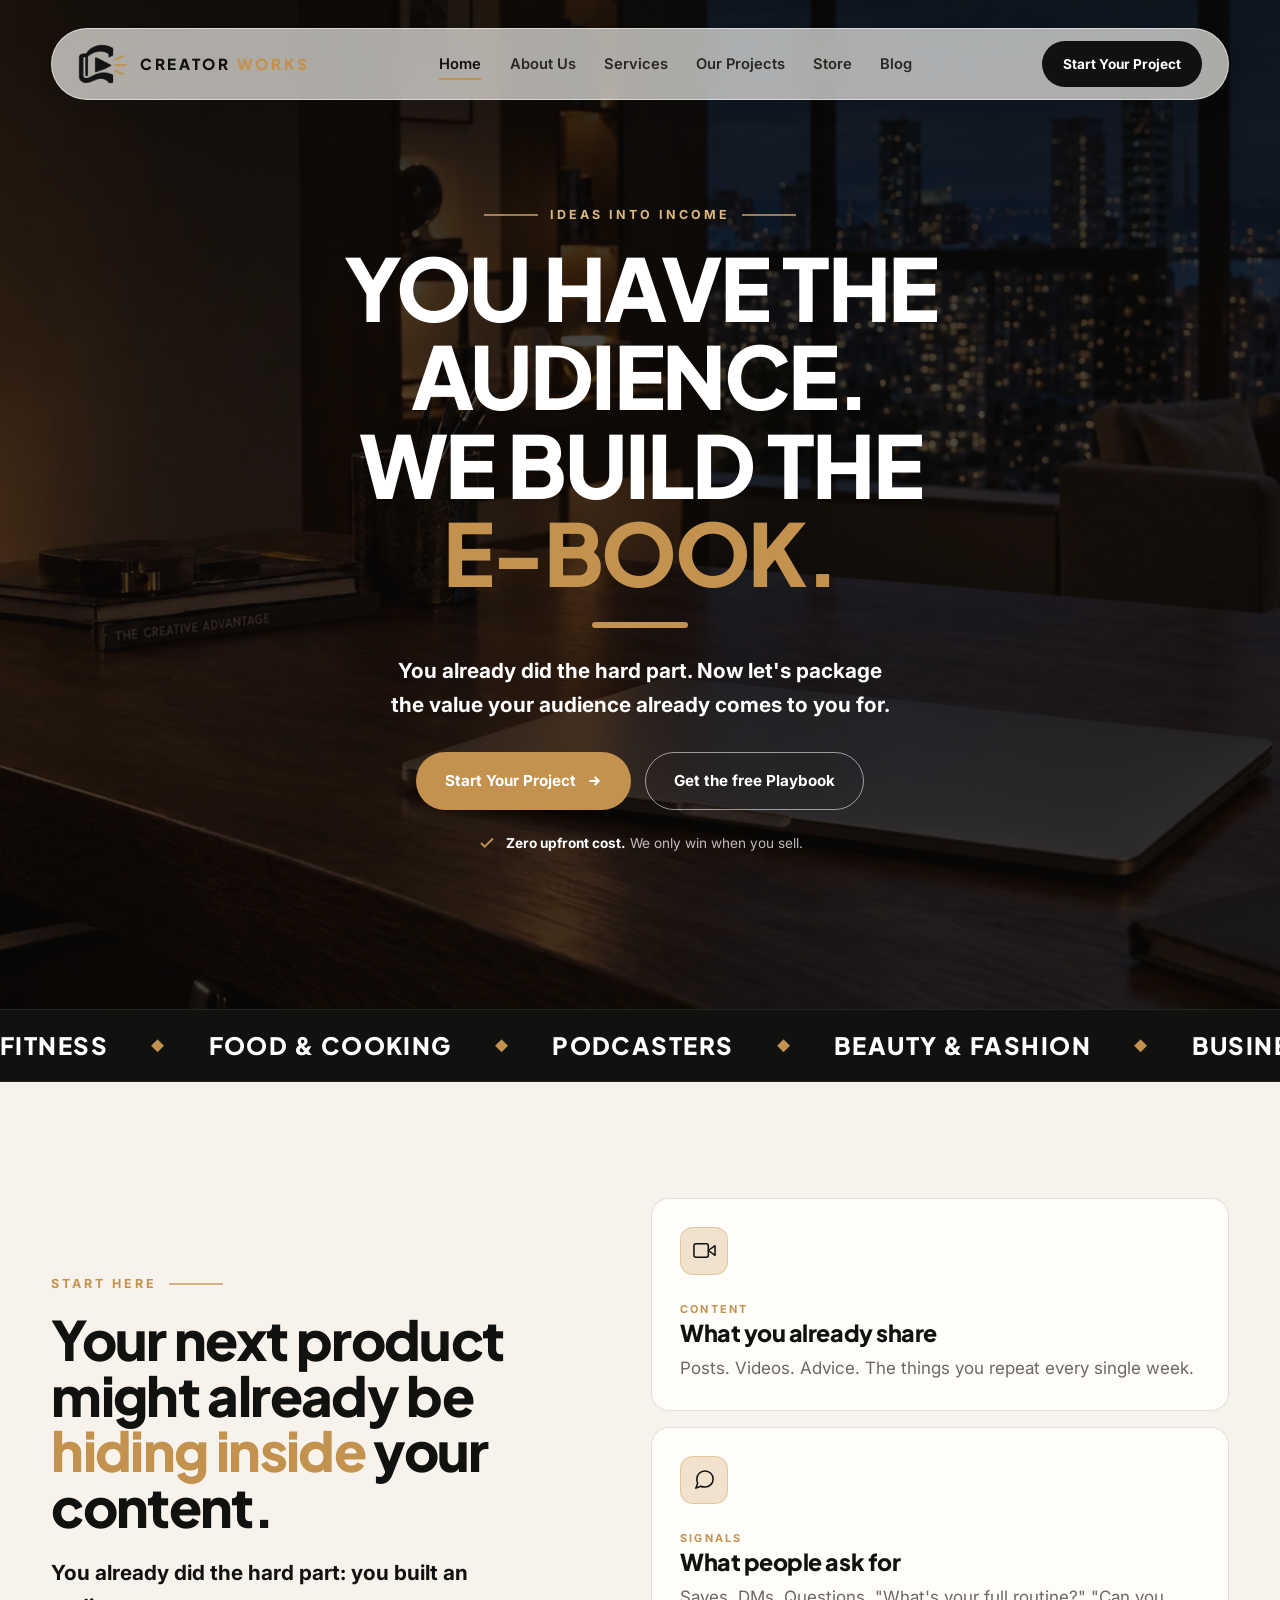
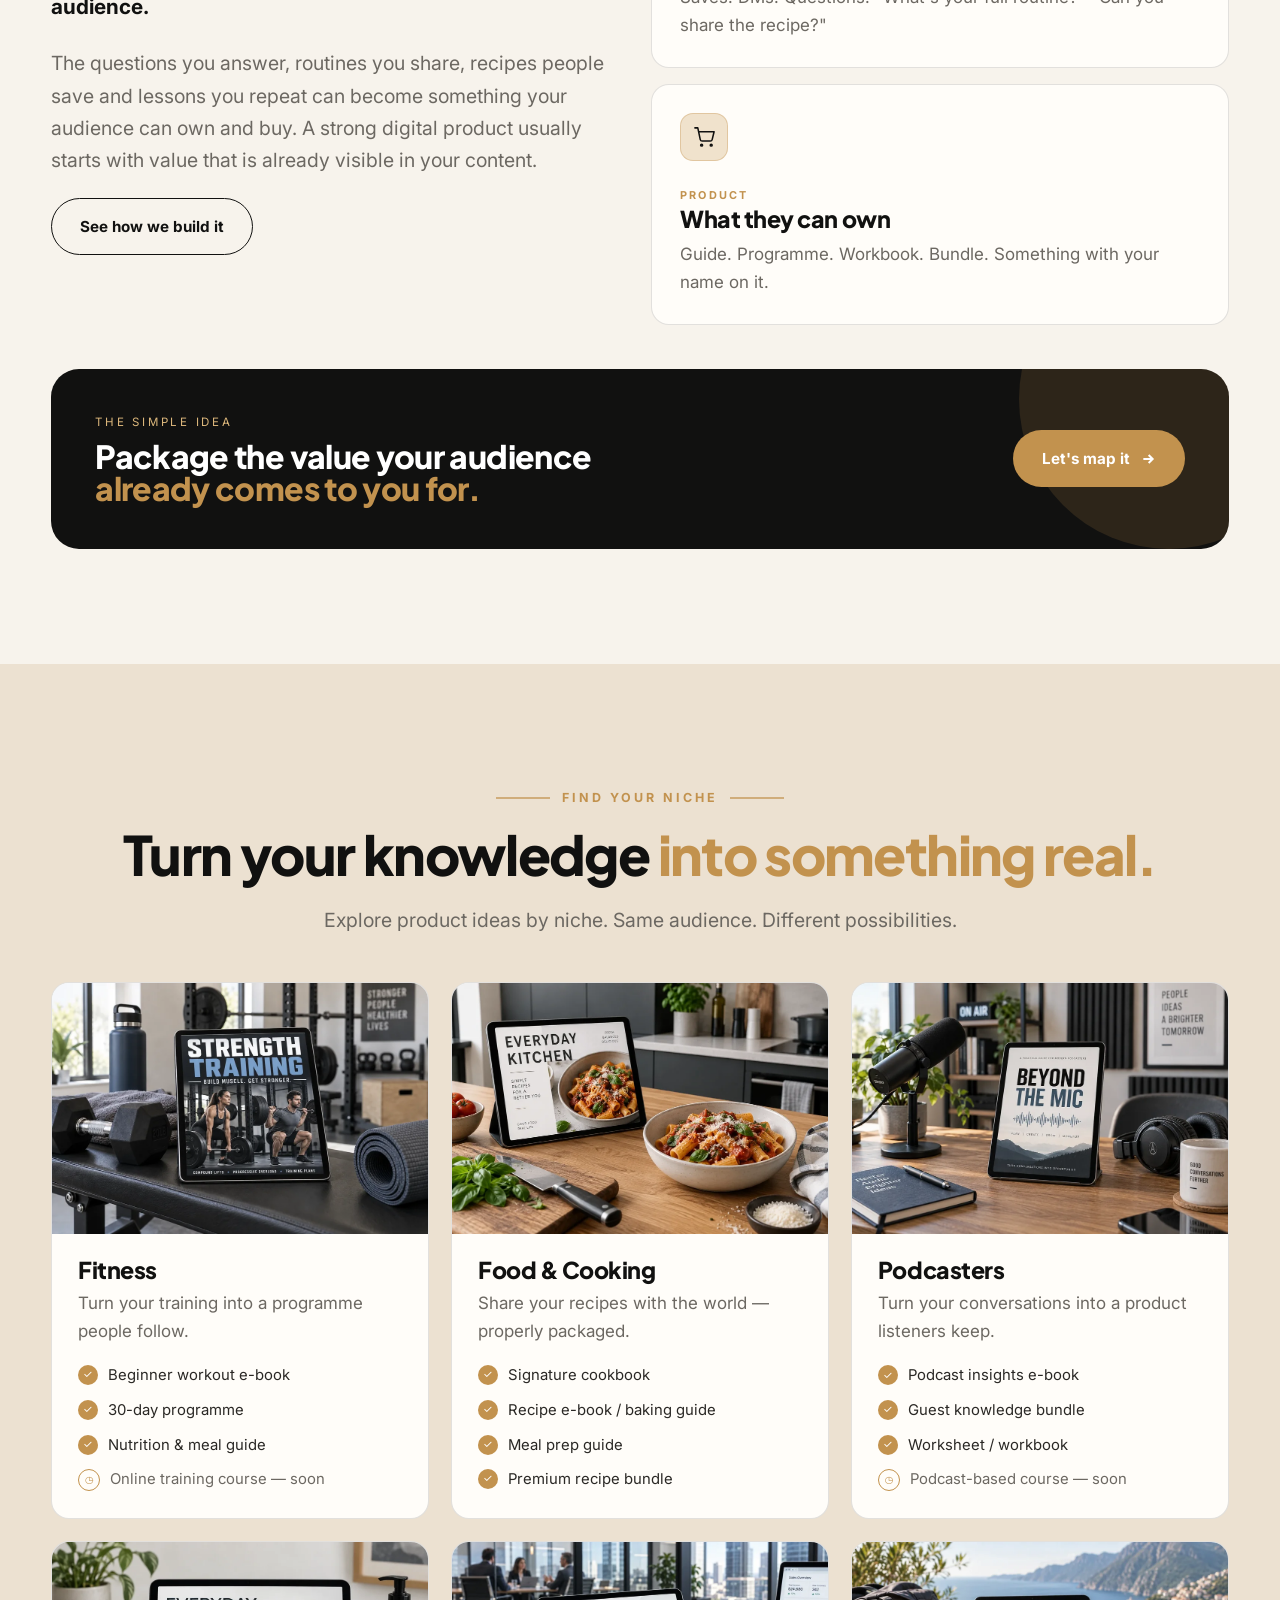
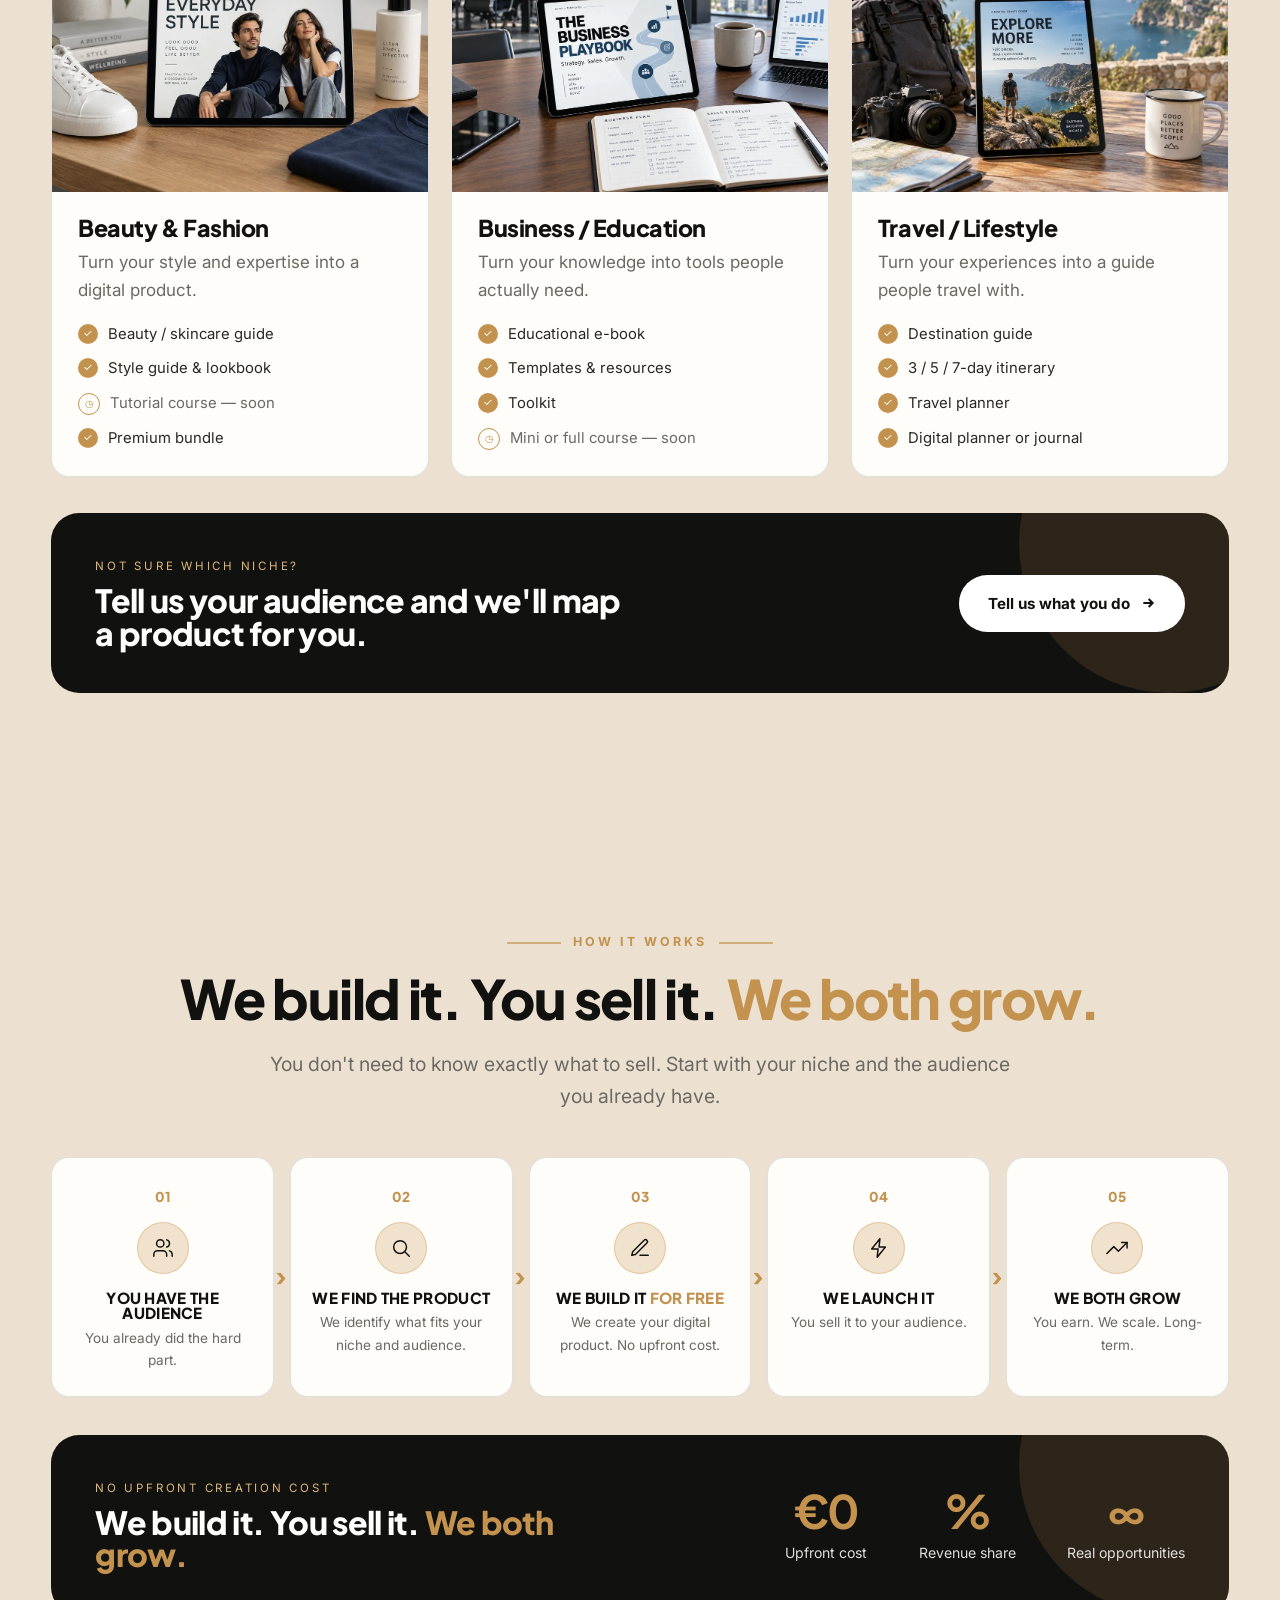
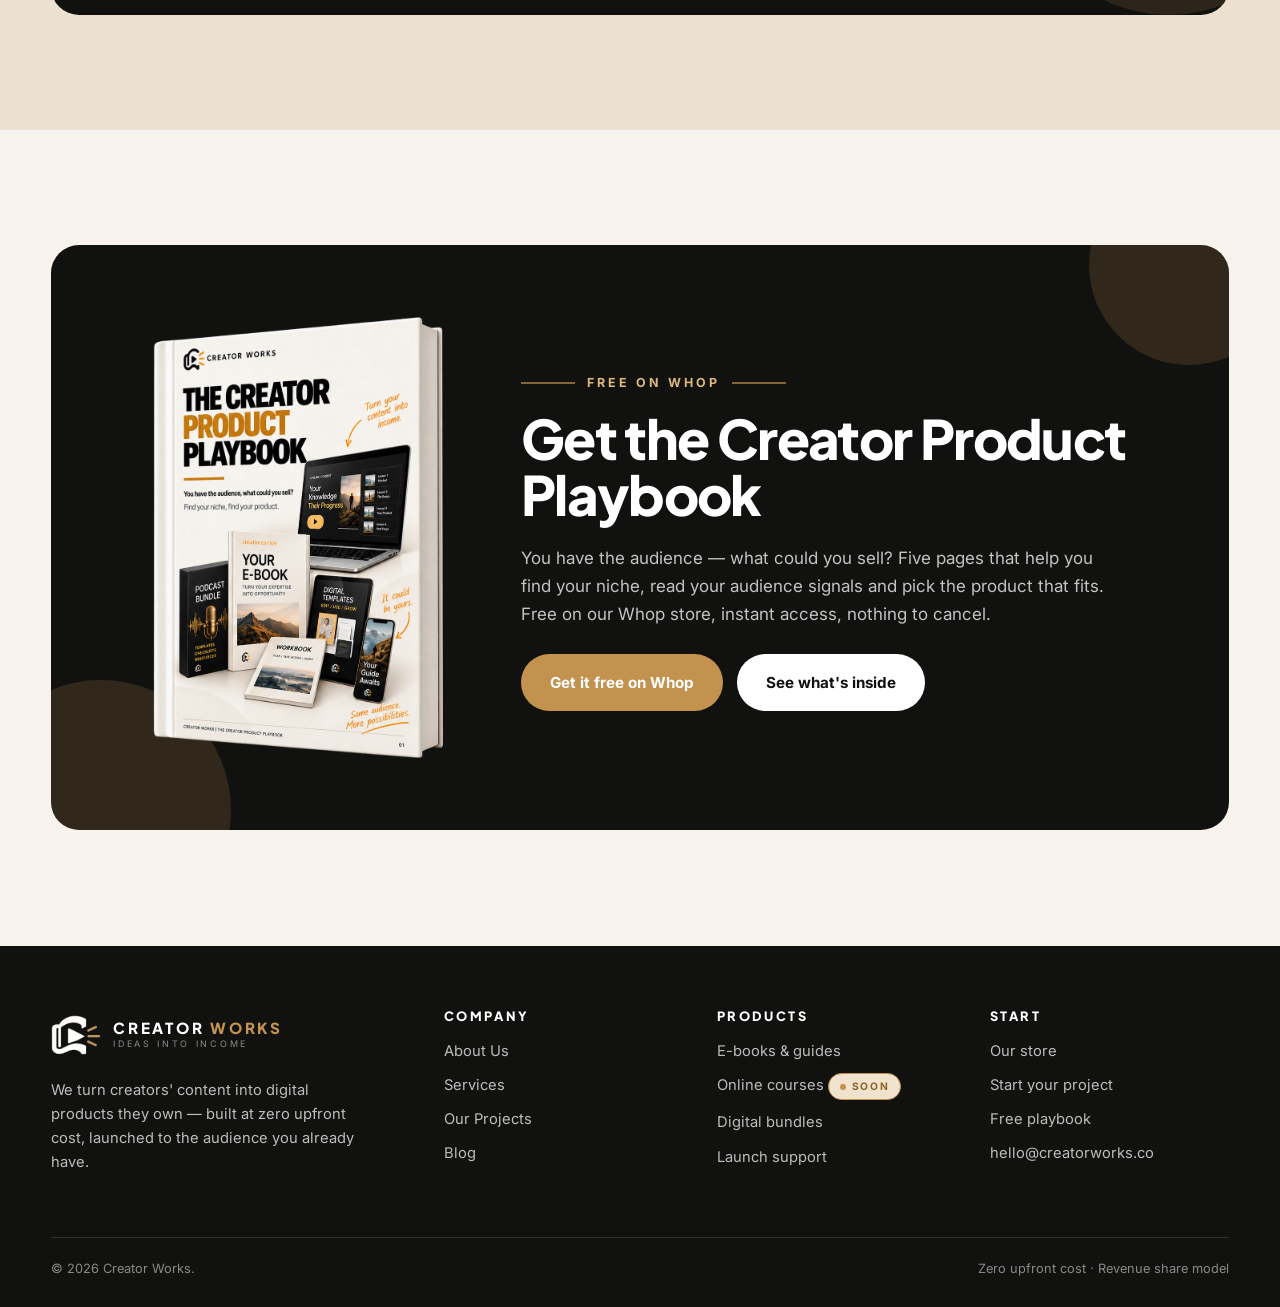
<file: index.html>
<!DOCTYPE html>
<html lang="en">
<head>
<meta charset="utf-8" />
<meta name="viewport" content="width=device-width, initial-scale=1" />
<title>Creator Works — Ideas Into Income</title>
<meta name="description" content="You have the audience. We build the product. Creator Works turns creators' content into digital products — e-books, guides, programmes and bundles — with zero upfront cost." />
<link rel="icon" href="assets/img/logo-mark.png" type="image/png" />
<link rel="preconnect" href="https://fonts.googleapis.com" />
<link rel="preconnect" href="https://fonts.gstatic.com" crossorigin />
<link href="https://fonts.googleapis.com/css2?family=Plus+Jakarta+Sans:wght@500;700;800&family=Inter:wght@400;500;600;700&family=Caveat:wght@600;700&display=swap" rel="stylesheet" />
<link rel="stylesheet" href="assets/css/style.css" />
</head>
<body>

<header class="site-header">
  <div class="shell">
    <nav class="nav" aria-label="Main">
      <a class="brand" href="index.html">
        <img class="brand__mark" src="assets/img/logo-mark.png" alt="" />
        <span class="brand__text">
          <span class="brand__name">Creator <em>Works</em></span>
        </span>
      </a>
      <div class="nav__links">
        <a href="index.html" aria-current="page">Home</a>
        <a href="about.html">About Us</a>
        <a href="services.html">Services</a>
        <a href="projects.html">Our Projects</a>
        <a href="store.html">Store</a>
        <a href="blog.html">Blog</a>
      </div>
      <div class="nav__cta">
        <a class="btn btn--sm" href="start.html">Start Your Project</a>
        <button class="nav__toggle" type="button" aria-label="Menu" aria-expanded="false"><span></span></button>
      </div>
    </nav>
  </div>
</header>

<main>

  <!-- HERO -->
  <section class="hero hero--home">
    <div class="shell">
      <div class="hero__grid">
        <div>
          <span class="eyebrow">Ideas Into Income</span>
          <h1>
            You have the<br />audience.<br />
            We build the<br />
            <span class="rotator" data-rotator>
              <span>product.</span>
              <span>e-book.</span>
              <span>guides.</span>
              <span>templates.</span>
              <span>bundle.</span>
            </span>
          </h1>
          <div class="hero__rule"></div>
          <p class="hero__sub">You already did the hard part. Now let's package the value your audience already comes to you for.</p>
          <div class="hero__actions">
            <a class="btn btn--gold" href="start.html">Start Your Project <svg width="16" height="16" viewBox="0 0 24 24" fill="none" stroke="currentColor" stroke-width="3"><path d="M5 12h14M13 6l6 6-6 6"/></svg></a>
            <a class="btn btn--outline-light" href="playbook.html">Get the free Playbook</a>
          </div>
          <p class="hero__note">
            <svg width="18" height="18" viewBox="0 0 24 24" fill="none" stroke="#c2924e" stroke-width="2.5"><path d="M20 6L9 17l-5-5"/></svg>
            <span><strong>Zero upfront cost.</strong> We only win when you sell.</span>
          </p>
        </div>

      </div>
    </div>
  </section>

  <!-- MARQUEE -->
  <div class="marquee" aria-hidden="true">
    <div class="marquee__track">
      <span>Fitness</span><span>Food &amp; Cooking</span><span>Podcasters</span><span>Beauty &amp; Fashion</span><span>Business</span><span>Travel</span>
      <span>Fitness</span><span>Food &amp; Cooking</span><span>Podcasters</span><span>Beauty &amp; Fashion</span><span>Business</span><span>Travel</span>
    </div>
  </div>

  <!-- HIDING INSIDE YOUR CONTENT -->
  <section class="section">
    <div class="shell">
      <div class="grid grid--2" style="align-items:center">
        <div class="reveal">
          <span class="eyebrow">Start Here</span>
          <h2>Your next product might already be <span class="gold">hiding inside</span> your content.</h2>
          <p class="hero__sub">You already did the hard part: you built an audience.</p>
          <p class="lead">The questions you answer, routines you share, recipes people save and lessons you repeat can become something your audience can own and buy. A strong digital product usually starts with value that is already visible in your content.</p>
          <a class="btn btn--ghost" href="services.html">See how we build it</a>
        </div>
        <div class="grid reveal" style="gap:16px">
          <div class="card">
            <div class="card__icon"><svg viewBox="0 0 24 24" aria-hidden="true"><path d="M23 7l-7 5 7 5V7z"/><rect x="1" y="5" width="15" height="14" rx="2"/></svg></div>
            <span class="post__tag">Content</span>
            <h3>What you already share</h3>
            <p>Posts. Videos. Advice. The things you repeat every single week.</p>
          </div>
          <div class="card">
            <div class="card__icon"><svg viewBox="0 0 24 24" aria-hidden="true"><path d="M21 11.5a8.4 8.4 0 0 1-9 8.4 9 9 0 0 1-3.8-.8L3 21l1.9-5A8.3 8.3 0 0 1 4 11.5a8.4 8.4 0 0 1 8.5-8.4A8.4 8.4 0 0 1 21 11.5z"/></svg></div>
            <span class="post__tag">Signals</span>
            <h3>What people ask for</h3>
            <p>Saves. DMs. Questions. "What's your full routine?" "Can you share the recipe?"</p>
          </div>
          <div class="card">
            <div class="card__icon"><svg viewBox="0 0 24 24" aria-hidden="true"><circle cx="9" cy="21" r="1"/><circle cx="19" cy="21" r="1"/><path d="M2 3h3l2.6 12.2a2 2 0 0 0 2 1.6h8.4a2 2 0 0 0 2-1.6L22 7H6"/></svg></div>
            <span class="post__tag">Product</span>
            <h3>What they can own</h3>
            <p>Guide. Programme. Workbook. Bundle. Something with your name on it.</p>
          </div>
        </div>
      </div>

      <div class="banner reveal" style="margin-top:44px">
        <div>
          <div class="banner__label">The simple idea</div>
          <h3>Package the value your audience <span class="gold">already comes to you for.</span></h3>
        </div>
        <a class="btn btn--gold" href="start.html">Let's map it <svg width="16" height="16" viewBox="0 0 24 24" fill="none" stroke="currentColor" stroke-width="3"><path d="M5 12h14M13 6l6 6-6 6"/></svg></a>
      </div>
    </div>
  </section>

  <!-- NICHES -->
  <section class="section" style="background:var(--sand)">
    <div class="shell">
      <div class="center" style="margin-bottom:46px">
        <span class="eyebrow eyebrow--center">Find your niche</span>
        <h2>Turn your knowledge <span class="gold">into something real.</span></h2>
        <p class="lead">Explore product ideas by niche. Same audience. Different possibilities.</p>
      </div>
      <div class="grid grid--3">
        <article class="card card--shot reveal">
          <img class="card__shot" src="assets/img/niche-fitness.webp" width="1000" height="667" loading="lazy"
               alt="A strength training guide on a tablet in a gym, beside dumbbells, a water bottle and a rolled mat." />
          <h3>Fitness</h3>
          <p>Turn your training into a programme people follow.</p>
          <ul class="ticks"><li>Beginner workout e-book</li><li>30-day programme</li><li>Nutrition &amp; meal guide</li><li class="is-soon">Online training course — soon</li></ul>
        </article>
        <article class="card card--shot reveal">
          <img class="card__shot" src="assets/img/niche-food.webp" width="1000" height="667" loading="lazy"
               alt="An Everyday Kitchen cookbook on a tablet in a kitchen, beside a bowl of pasta, basil and a knife." />
          <h3>Food &amp; Cooking</h3>
          <p>Share your recipes with the world — properly packaged.</p>
          <ul class="ticks"><li>Signature cookbook</li><li>Recipe e-book / baking guide</li><li>Meal prep guide</li><li>Premium recipe bundle</li></ul>
        </article>
        <article class="card card--shot reveal">
          <img class="card__shot" src="assets/img/niche-podcast.webp" width="1000" height="667" loading="lazy"
               alt="A Beyond the Mic podcast guide on a tablet in a studio, beside a microphone, headphones and a notebook." />
          <h3>Podcasters</h3>
          <p>Turn your conversations into a product listeners keep.</p>
          <ul class="ticks"><li>Podcast insights e-book</li><li>Guest knowledge bundle</li><li>Worksheet / workbook</li><li class="is-soon">Podcast-based course — soon</li></ul>
        </article>
        <article class="card card--shot reveal">
          <img class="card__shot" src="assets/img/niche-beauty.webp" width="1000" height="667" loading="lazy"
               alt="An Everyday Style guide on a tablet on a desk, beside a white trainer, folded knitwear and skincare." />
          <h3>Beauty &amp; Fashion</h3>
          <p>Turn your style and expertise into a digital product.</p>
          <ul class="ticks"><li>Beauty / skincare guide</li><li>Style guide &amp; lookbook</li><li class="is-soon">Tutorial course — soon</li><li>Premium bundle</li></ul>
        </article>
        <article class="card card--shot reveal">
          <img class="card__shot" src="assets/img/niche-business.webp" width="1000" height="667" loading="lazy"
               alt="The Business Playbook on a tablet in an office, beside a laptop showing sales figures and a written plan." />
          <h3>Business / Education</h3>
          <p>Turn your knowledge into tools people actually need.</p>
          <ul class="ticks"><li>Educational e-book</li><li>Templates &amp; resources</li><li>Toolkit</li><li class="is-soon">Mini or full course — soon</li></ul>
        </article>
        <article class="card card--shot reveal">
          <img class="card__shot" src="assets/img/niche-travel.webp" width="1000" height="667" loading="lazy"
               alt="An Explore More travel guide on a tablet above a coastline, beside a camera, backpack, map and mug." />
          <h3>Travel / Lifestyle</h3>
          <p>Turn your experiences into a guide people travel with.</p>
          <ul class="ticks"><li>Destination guide</li><li>3 / 5 / 7-day itinerary</li><li>Travel planner</li><li>Digital planner or journal</li></ul>
        </article>
      </div>

      <div class="banner reveal" style="margin-top:36px">
        <div>
          <div class="banner__label">Not sure which niche?</div>
          <h3>Tell us your audience and we'll map a product for you.</h3>
        </div>
        <a class="btn btn--light" href="start.html">Tell us what you do <svg width="16" height="16" viewBox="0 0 24 24" fill="none" stroke="currentColor" stroke-width="3"><path d="M5 12h14M13 6l6 6-6 6"/></svg></a>
      </div>
    </div>
  </section>

  <!-- PROCESS -->
  <section class="section" style="background:var(--sand)">
    <div class="shell">
      <div class="center" style="margin-bottom:44px">
        <span class="eyebrow eyebrow--center">How it works</span>
        <h2>We build it. You sell it. <span class="gold">We both grow.</span></h2>
        <p class="lead">You don't need to know exactly what to sell. Start with your niche and the audience you already have.</p>
      </div>
      <div class="steps">
        <div class="step reveal"><span class="step__num">01</span><div class="step__icon"><svg viewBox="0 0 24 24" aria-hidden="true"><path d="M16 21v-2a4 4 0 0 0-4-4H6a4 4 0 0 0-4 4v2"/><circle cx="9" cy="7" r="4"/><path d="M22 21v-2a4 4 0 0 0-3-3.9"/><path d="M16 3.1a4 4 0 0 1 0 7.8"/></svg></div><h3>You have the audience</h3><p>You already did the hard part.</p></div>
        <div class="step reveal"><span class="step__num">02</span><div class="step__icon"><svg viewBox="0 0 24 24" aria-hidden="true"><circle cx="11" cy="11" r="7"/><path d="M21 21l-4.3-4.3"/></svg></div><h3>We find the product</h3><p>We identify what fits your niche and audience.</p></div>
        <div class="step reveal"><span class="step__num">03</span><div class="step__icon"><svg viewBox="0 0 24 24" aria-hidden="true"><path d="M12 20h9"/><path d="M16.5 3.5a2.1 2.1 0 0 1 3 3L7 19l-4 1 1-4 12.5-12.5z"/></svg></div><h3>We build it <span class="gold">for free</span></h3><p>We create your digital product. No upfront cost.</p></div>
        <div class="step reveal"><span class="step__num">04</span><div class="step__icon"><svg viewBox="0 0 24 24" aria-hidden="true"><path d="M13 2L4 13h7l-1 9 9-11h-7l1-9z"/></svg></div><h3>We launch it</h3><p>You sell it to your audience.</p></div>
        <div class="step reveal"><span class="step__num">05</span><div class="step__icon"><svg viewBox="0 0 24 24" aria-hidden="true"><path d="M23 6l-9.5 9.5-5-5L1 18"/><path d="M17 6h6v6"/></svg></div><h3>We both grow</h3><p>You earn. We scale. Long-term.</p></div>
      </div>

      <div class="banner reveal" style="margin-top:38px">
        <div>
          <div class="banner__label">No upfront creation cost</div>
          <h3>We build it. You sell it. <span class="gold">We both grow.</span></h3>
        </div>
        <div class="banner__perks">
          <div class="banner__perk"><b>€0</b>Upfront cost</div>
          <div class="banner__perk"><b>%</b>Revenue share</div>
          <div class="banner__perk"><b>∞</b>Real opportunities</div>
        </div>
      </div>
    </div>
  </section>

  <!-- FREE PRODUCT -->
  <section class="section">
    <div class="shell">
      <div class="cta cta--split reveal">
        <img class="book-shot book-shot--sm" src="assets/img/playbook-book.png" width="723" height="1100" alt="The Creator Product Playbook" />
        <div class="cta__copy">
          <span class="eyebrow eyebrow--center" style="color:var(--gold-light)">Free on Whop</span>
          <h2>Get the Creator Product Playbook</h2>
          <p>You have the audience — what could you sell? Five pages that help you find your niche, read your audience signals and pick the product that fits. Free on our Whop store, instant access, nothing to cancel.</p>
          <div class="btn-group">
            <a class="btn btn--gold" href="https://whop.com/creator-works-48b7/creator-works-playbook/" target="_blank" rel="noopener">Get it free on Whop</a>
            <a class="btn btn--light" href="playbook.html">See what's inside</a>
          </div>
        </div>
      </div>
    </div>
  </section>

</main>

<footer class="site-footer">
  <div class="shell">
    <div class="footer__grid">
      <div class="footer__brand">
        <a class="brand" href="index.html">
          <img class="brand__mark" src="assets/img/logo-mark-light.png" alt="" />
          <span class="brand__text">
            <span class="brand__name">Creator <em>Works</em></span>
            <span class="brand__tag">Ideas Into Income</span>
          </span>
        </a>
        <p>We turn creators' content into digital products they own — built at zero upfront cost, launched to the audience you already have.</p>
      </div>
      <div>
        <h4>Company</h4>
        <div class="footer__links">
          <a href="about.html">About Us</a>
          <a href="services.html">Services</a>
          <a href="projects.html">Our Projects</a>
          <a href="blog.html">Blog</a>
        </div>
      </div>
      <div>
        <h4>Products</h4>
        <div class="footer__links">
          <a href="services.html#ebooks">E-books &amp; guides</a>
          <a href="services.html#courses">Online courses <span class="soon">Soon</span></a>
          <a href="services.html#bundles">Digital bundles</a>
          <a href="services.html#launch">Launch support</a>
        </div>
      </div>
      <div>
        <h4>Start</h4>
        <div class="footer__links">
          <a href="store.html">Our store</a>
          <a href="start.html">Start your project</a>
          <a href="playbook.html">Free playbook</a>
          <a href="mailto:hello@creatorworks.co">hello@creatorworks.co</a>
        </div>
      </div>
    </div>
    <div class="footer__bottom">
      <span>&copy; <span data-year>2026</span> Creator Works.</span>
      <span>Zero upfront cost · Revenue share model</span>
    </div>
  </div>
</footer>

<script src="assets/js/main.js"></script>
</body>
</html>
</file>
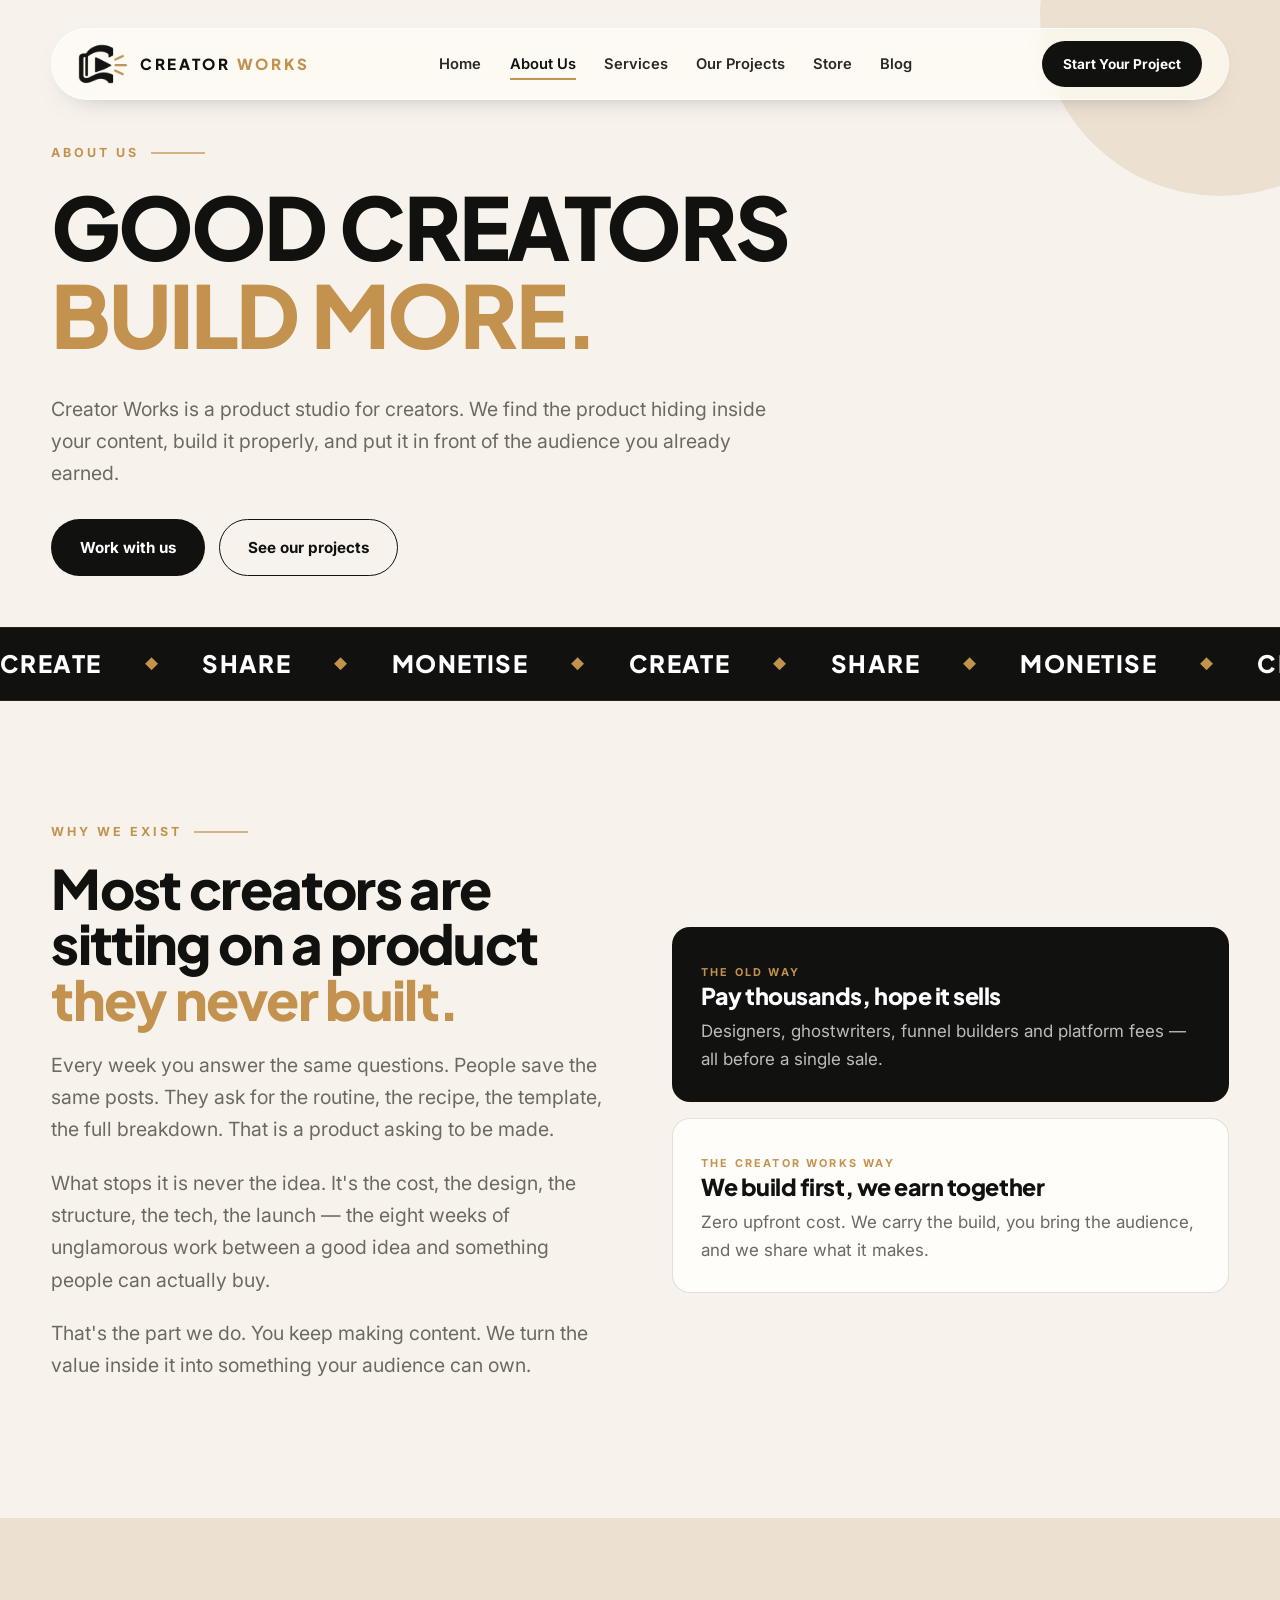
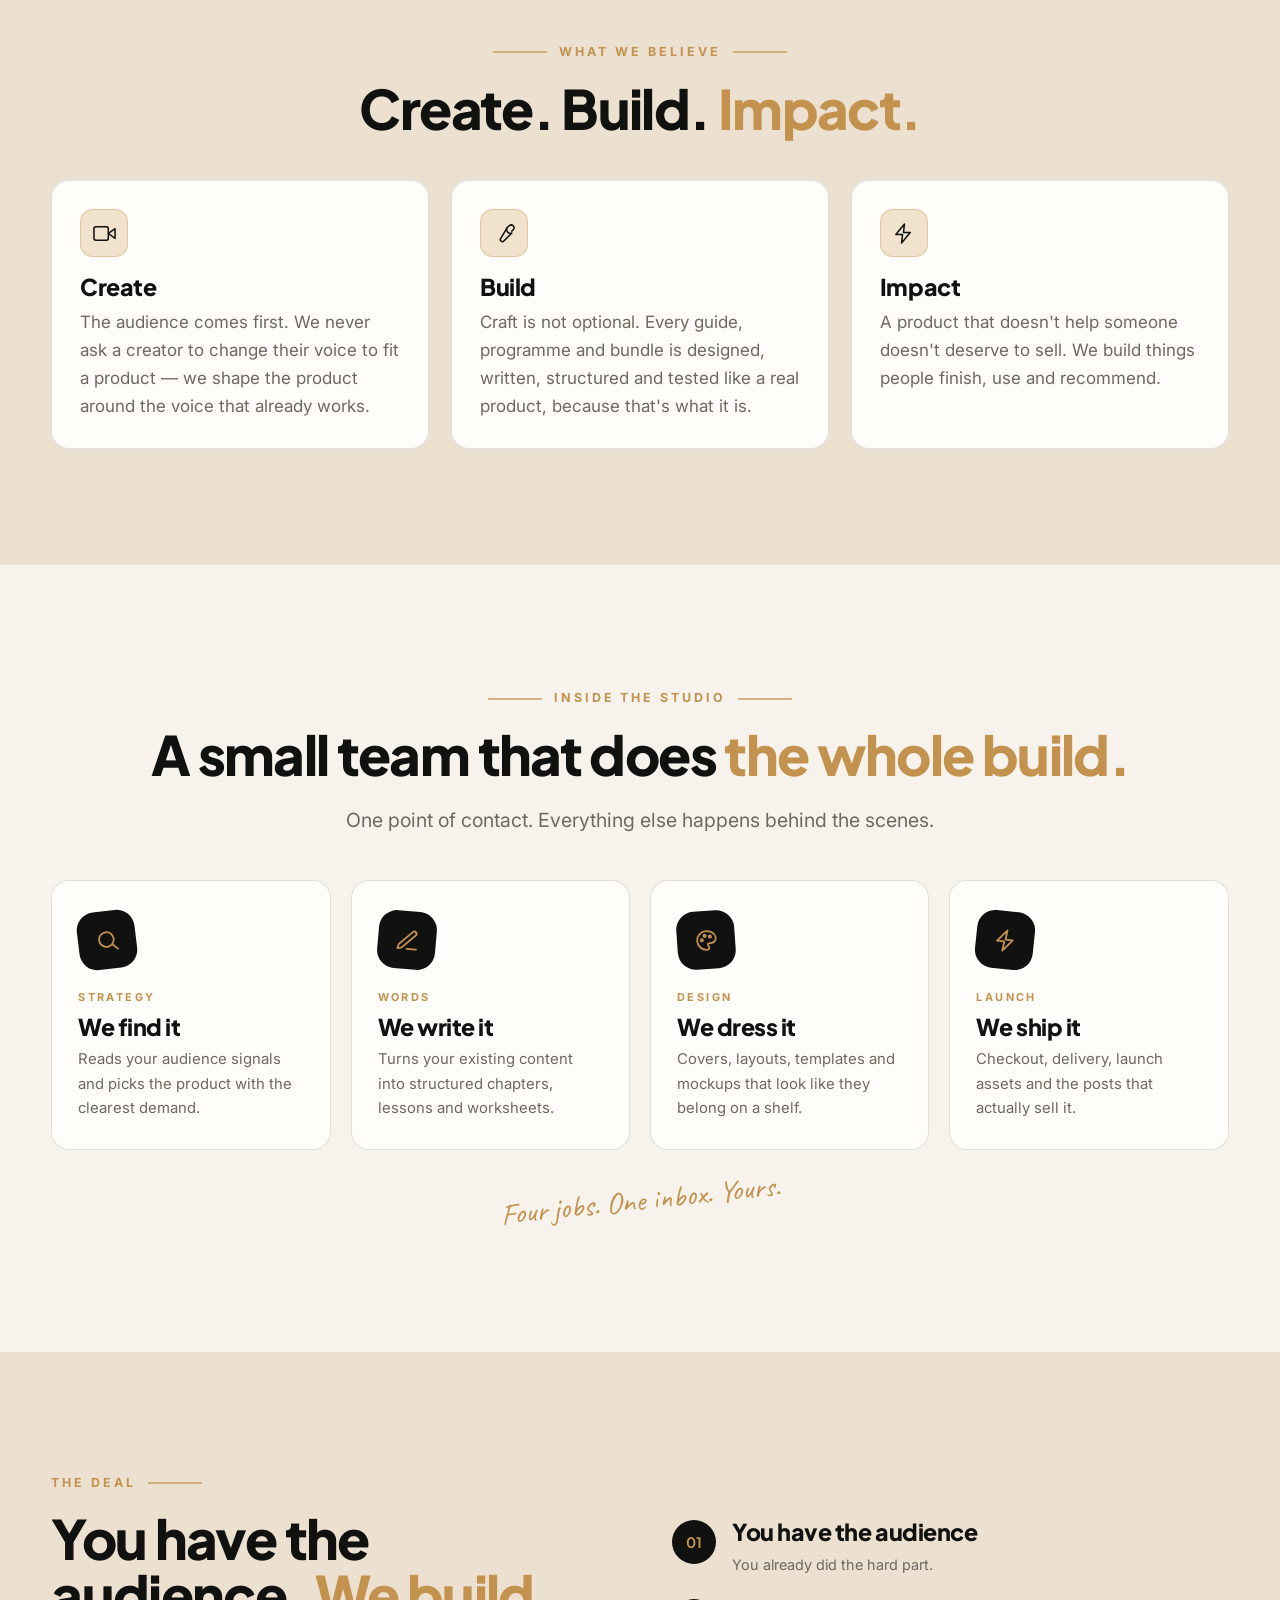
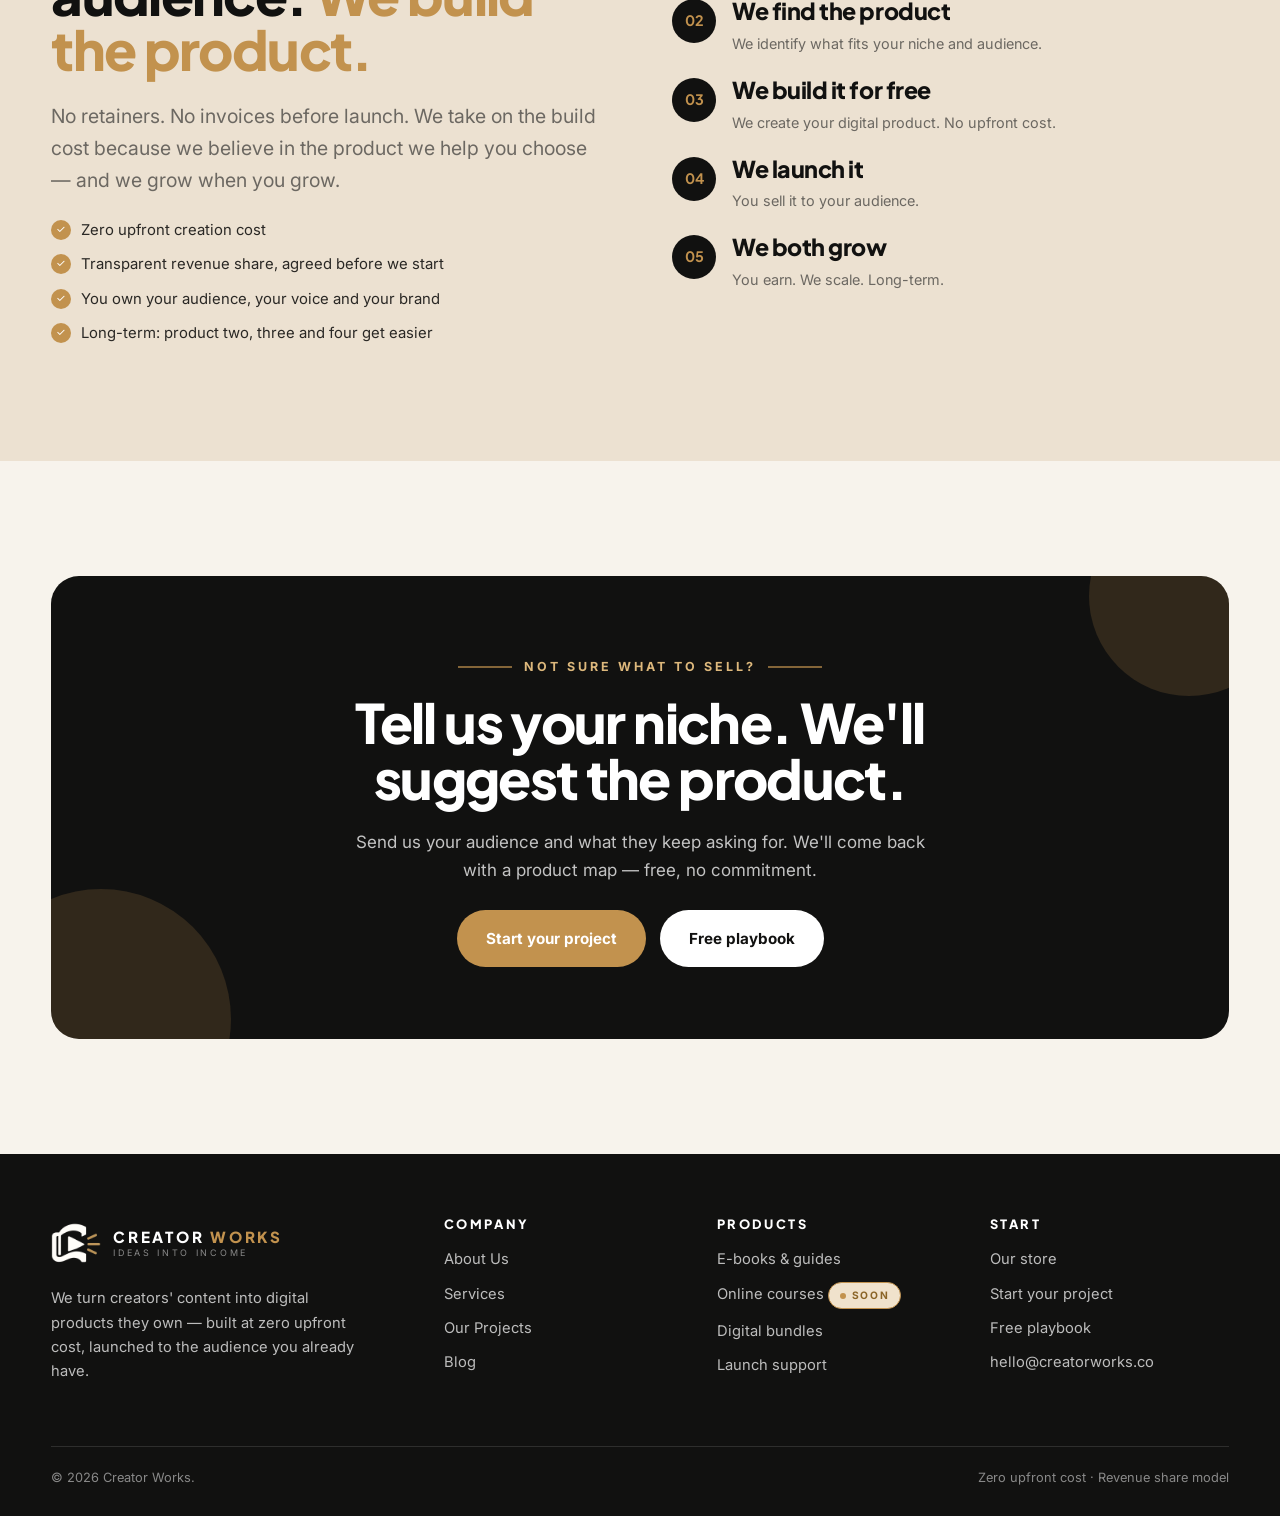
<file: about.html>
<!DOCTYPE html>
<html lang="en">
<head>
<meta charset="utf-8" />
<meta name="viewport" content="width=device-width, initial-scale=1" />
<title>About Us — Creator Works</title>
<meta name="description" content="Creator Works is a product studio for creators. We find the product hiding in your content, build it at zero upfront cost, and grow with you." />
<link rel="icon" href="assets/img/logo-mark.png" type="image/png" />
<link rel="preconnect" href="https://fonts.googleapis.com" />
<link rel="preconnect" href="https://fonts.gstatic.com" crossorigin />
<link href="https://fonts.googleapis.com/css2?family=Plus+Jakarta+Sans:wght@500;700;800&family=Inter:wght@400;500;600;700&family=Caveat:wght@600;700&display=swap" rel="stylesheet" />
<link rel="stylesheet" href="assets/css/style.css" />
</head>
<body>

<header class="site-header">
  <div class="shell">
    <nav class="nav" aria-label="Main">
      <a class="brand" href="index.html">
        <img class="brand__mark" src="assets/img/logo-mark.png" alt="" />
        <span class="brand__text">
          <span class="brand__name">Creator <em>Works</em></span>
        </span>
      </a>
      <div class="nav__links">
        <a href="index.html">Home</a>
        <a href="about.html" aria-current="page">About Us</a>
        <a href="services.html">Services</a>
        <a href="projects.html">Our Projects</a>
        <a href="store.html">Store</a>
        <a href="blog.html">Blog</a>
      </div>
      <div class="nav__cta">
        <a class="btn btn--sm" href="start.html">Start Your Project</a>
        <button class="nav__toggle" type="button" aria-label="Menu" aria-expanded="false"><span></span></button>
      </div>
    </nav>
  </div>
</header>

<main>

  <section class="page-hero">
    <div class="shell">
      <span class="eyebrow">About Us</span>
      <h1>Good creators <span class="gold">build more.</span></h1>
      <p class="lead">Creator Works is a product studio for creators. We find the product hiding inside your content, build it properly, and put it in front of the audience you already earned.</p>
      <div class="hero__actions">
        <a class="btn" href="start.html">Work with us</a>
        <a class="btn btn--ghost" href="projects.html">See our projects</a>
      </div>
    </div>
  </section>

  <div class="marquee" aria-hidden="true">
    <div class="marquee__track">
      <span>Create</span><span>Share</span><span>Monetise</span><span>Create</span><span>Share</span><span>Monetise</span>
      <span>Create</span><span>Share</span><span>Monetise</span><span>Create</span><span>Share</span><span>Monetise</span>
    </div>
  </div>

  <section class="section">
    <div class="shell">
      <div class="grid grid--2" style="align-items:center;gap:clamp(28px,5vw,64px)">
        <div class="reveal">
          <span class="eyebrow">Why we exist</span>
          <h2>Most creators are sitting on a product <span class="gold">they never built.</span></h2>
          <p class="lead">Every week you answer the same questions. People save the same posts. They ask for the routine, the recipe, the template, the full breakdown. That is a product asking to be made.</p>
          <p class="lead">What stops it is never the idea. It's the cost, the design, the structure, the tech, the launch — the eight weeks of unglamorous work between a good idea and something people can actually buy.</p>
          <p class="lead">That's the part we do. You keep making content. We turn the value inside it into something your audience can own.</p>
        </div>
        <div class="grid reveal" style="gap:16px">
          <div class="card card--dark">
            <span class="post__tag">The old way</span>
            <h3 style="color:#fff">Pay thousands, hope it sells</h3>
            <p>Designers, ghostwriters, funnel builders and platform fees — all before a single sale.</p>
          </div>
          <div class="card">
            <span class="post__tag">The Creator Works way</span>
            <h3>We build first, we earn together</h3>
            <p>Zero upfront cost. We carry the build, you bring the audience, and we share what it makes.</p>
          </div>
        </div>
      </div>
    </div>
  </section>

  <section class="section" style="background:var(--sand)">
    <div class="shell">
      <div class="center" style="margin-bottom:44px">
        <span class="eyebrow eyebrow--center">What we believe</span>
        <h2>Create. Build. <span class="gold">Impact.</span></h2>
      </div>
      <div class="grid grid--3">
        <div class="card reveal">
          <div class="card__icon"><svg viewBox="0 0 24 24" aria-hidden="true"><path d="M23 7l-7 5 7 5V7z"/><rect x="1" y="5" width="15" height="14" rx="2"/></svg></div>
          <h3>Create</h3>
          <p>The audience comes first. We never ask a creator to change their voice to fit a product — we shape the product around the voice that already works.</p>
        </div>
        <div class="card reveal">
          <div class="card__icon"><svg viewBox="0 0 24 24" aria-hidden="true"><path d="M14.5 6.3a4 4 0 0 0 5.2 5.2l-8.4 8.4a2.1 2.1 0 0 1-3-3l6.2-10.6z"/><path d="M14.5 6.3l2.6-2.6a3 3 0 0 1 4.2 4.2l-1.6 1.6"/></svg></div>
          <h3>Build</h3>
          <p>Craft is not optional. Every guide, programme and bundle is designed, written, structured and tested like a real product, because that's what it is.</p>
        </div>
        <div class="card reveal">
          <div class="card__icon"><svg viewBox="0 0 24 24" aria-hidden="true"><path d="M13 2L4 13h7l-1 9 9-11h-7l1-9z"/></svg></div>
          <h3>Impact</h3>
          <p>A product that doesn't help someone doesn't deserve to sell. We build things people finish, use and recommend.</p>
        </div>
      </div>
    </div>
  </section>

  <section class="section">
    <div class="shell">
      <div class="center" style="margin-bottom:44px">
        <span class="eyebrow eyebrow--center">Inside the studio</span>
        <h2>A small team that does <span class="gold">the whole build.</span></h2>
        <p class="lead">One point of contact. Everything else happens behind the scenes.</p>
      </div>
      <div class="crew">
        <article class="crew__card reveal">
          <div class="crew__icon" style="--tilt:-7deg">
            <svg viewBox="0 0 24 24" aria-hidden="true"><circle cx="11" cy="11" r="7"/><path d="M21 21l-4.3-4.3"/></svg>
          </div>
          <span class="crew__tag">Strategy</span>
          <h3>We find it</h3>
          <p>Reads your audience signals and picks the product with the clearest demand.</p>
        </article>
        <article class="crew__card reveal">
          <div class="crew__icon" style="--tilt:5deg">
            <svg viewBox="0 0 24 24" aria-hidden="true"><path d="M12 20h9"/><path d="M16.5 3.5a2.1 2.1 0 0 1 3 3L7 19l-4 1 1-4 12.5-12.5z"/></svg>
          </div>
          <span class="crew__tag">Words</span>
          <h3>We write it</h3>
          <p>Turns your existing content into structured chapters, lessons and worksheets.</p>
        </article>
        <article class="crew__card reveal">
          <div class="crew__icon" style="--tilt:-4deg">
            <svg viewBox="0 0 24 24" aria-hidden="true"><path d="M12 3a9 9 0 0 0 0 18c1.4 0 2.2-.9 2.2-2 0-1.4-1.2-1.7-1.2-2.8 0-.8.7-1.4 1.6-1.4H16a5 5 0 0 0 5-5c0-3.7-4-6.8-9-6.8z"/><circle cx="7.5" cy="11.5" r="1.1"/><circle cx="10.5" cy="7.5" r="1.1"/><circle cx="15.5" cy="8.5" r="1.1"/></svg>
          </div>
          <span class="crew__tag">Design</span>
          <h3>We dress it</h3>
          <p>Covers, layouts, templates and mockups that look like they belong on a shelf.</p>
        </article>
        <article class="crew__card reveal">
          <div class="crew__icon" style="--tilt:6deg">
            <svg viewBox="0 0 24 24" aria-hidden="true"><path d="M13 2L4 13h7l-1 9 9-11h-7l1-9z"/></svg>
          </div>
          <span class="crew__tag">Launch</span>
          <h3>We ship it</h3>
          <p>Checkout, delivery, launch assets and the posts that actually sell it.</p>
        </article>
      </div>

      <p class="center" style="margin-top:34px"><span class="hand">Four jobs. One inbox. Yours.</span></p>
    </div>
  </section>

  <section class="section" style="background:var(--sand)">
    <div class="shell">
      <div class="grid grid--2" style="align-items:center;gap:clamp(28px,5vw,64px)">
        <div class="reveal">
          <span class="eyebrow">The deal</span>
          <h2>You have the audience. <span class="gold">We build the product.</span></h2>
          <p class="lead">No retainers. No invoices before launch. We take on the build cost because we believe in the product we help you choose — and we grow when you grow.</p>
          <ul class="ticks">
            <li>Zero upfront creation cost</li>
            <li>Transparent revenue share, agreed before we start</li>
            <li>You own your audience, your voice and your brand</li>
            <li>Long-term: product two, three and four get easier</li>
          </ul>
        </div>
        <div class="reveal">
          <ol class="timeline">
            <li><b>01</b><div><h3>You have the audience</h3><p>You already did the hard part.</p></div></li>
            <li><b>02</b><div><h3>We find the product</h3><p>We identify what fits your niche and audience.</p></div></li>
            <li><b>03</b><div><h3>We build it for free</h3><p>We create your digital product. No upfront cost.</p></div></li>
            <li><b>04</b><div><h3>We launch it</h3><p>You sell it to your audience.</p></div></li>
            <li><b>05</b><div><h3>We both grow</h3><p>You earn. We scale. Long-term.</p></div></li>
          </ol>
        </div>
      </div>
    </div>
  </section>

  <section class="section">
    <div class="shell">
      <div class="cta reveal">
        <span class="eyebrow eyebrow--center" style="color:var(--gold-light)">Not sure what to sell?</span>
        <h2>Tell us your niche. We'll suggest the product.</h2>
        <p>Send us your audience and what they keep asking for. We'll come back with a product map — free, no commitment.</p>
        <div class="btn-group">
          <a class="btn btn--gold" href="start.html">Start your project</a>
          <a class="btn btn--light" href="playbook.html">Free playbook</a>
        </div>
      </div>
    </div>
  </section>

</main>

<footer class="site-footer">
  <div class="shell">
    <div class="footer__grid">
      <div class="footer__brand">
        <a class="brand" href="index.html">
          <img class="brand__mark" src="assets/img/logo-mark-light.png" alt="" />
          <span class="brand__text">
            <span class="brand__name">Creator <em>Works</em></span>
            <span class="brand__tag">Ideas Into Income</span>
          </span>
        </a>
        <p>We turn creators' content into digital products they own — built at zero upfront cost, launched to the audience you already have.</p>
      </div>
      <div>
        <h4>Company</h4>
        <div class="footer__links">
          <a href="about.html">About Us</a>
          <a href="services.html">Services</a>
          <a href="projects.html">Our Projects</a>
          <a href="blog.html">Blog</a>
        </div>
      </div>
      <div>
        <h4>Products</h4>
        <div class="footer__links">
          <a href="services.html#ebooks">E-books &amp; guides</a>
          <a href="services.html#courses">Online courses <span class="soon">Soon</span></a>
          <a href="services.html#bundles">Digital bundles</a>
          <a href="services.html#launch">Launch support</a>
        </div>
      </div>
      <div>
        <h4>Start</h4>
        <div class="footer__links">
          <a href="store.html">Our store</a>
          <a href="start.html">Start your project</a>
          <a href="playbook.html">Free playbook</a>
          <a href="mailto:hello@creatorworks.co">hello@creatorworks.co</a>
        </div>
      </div>
    </div>
    <div class="footer__bottom">
      <span>&copy; <span data-year>2026</span> Creator Works.</span>
      <span>Zero upfront cost · Revenue share model</span>
    </div>
  </div>
</footer>

<script src="assets/js/main.js"></script>
</body>
</html>
</file>
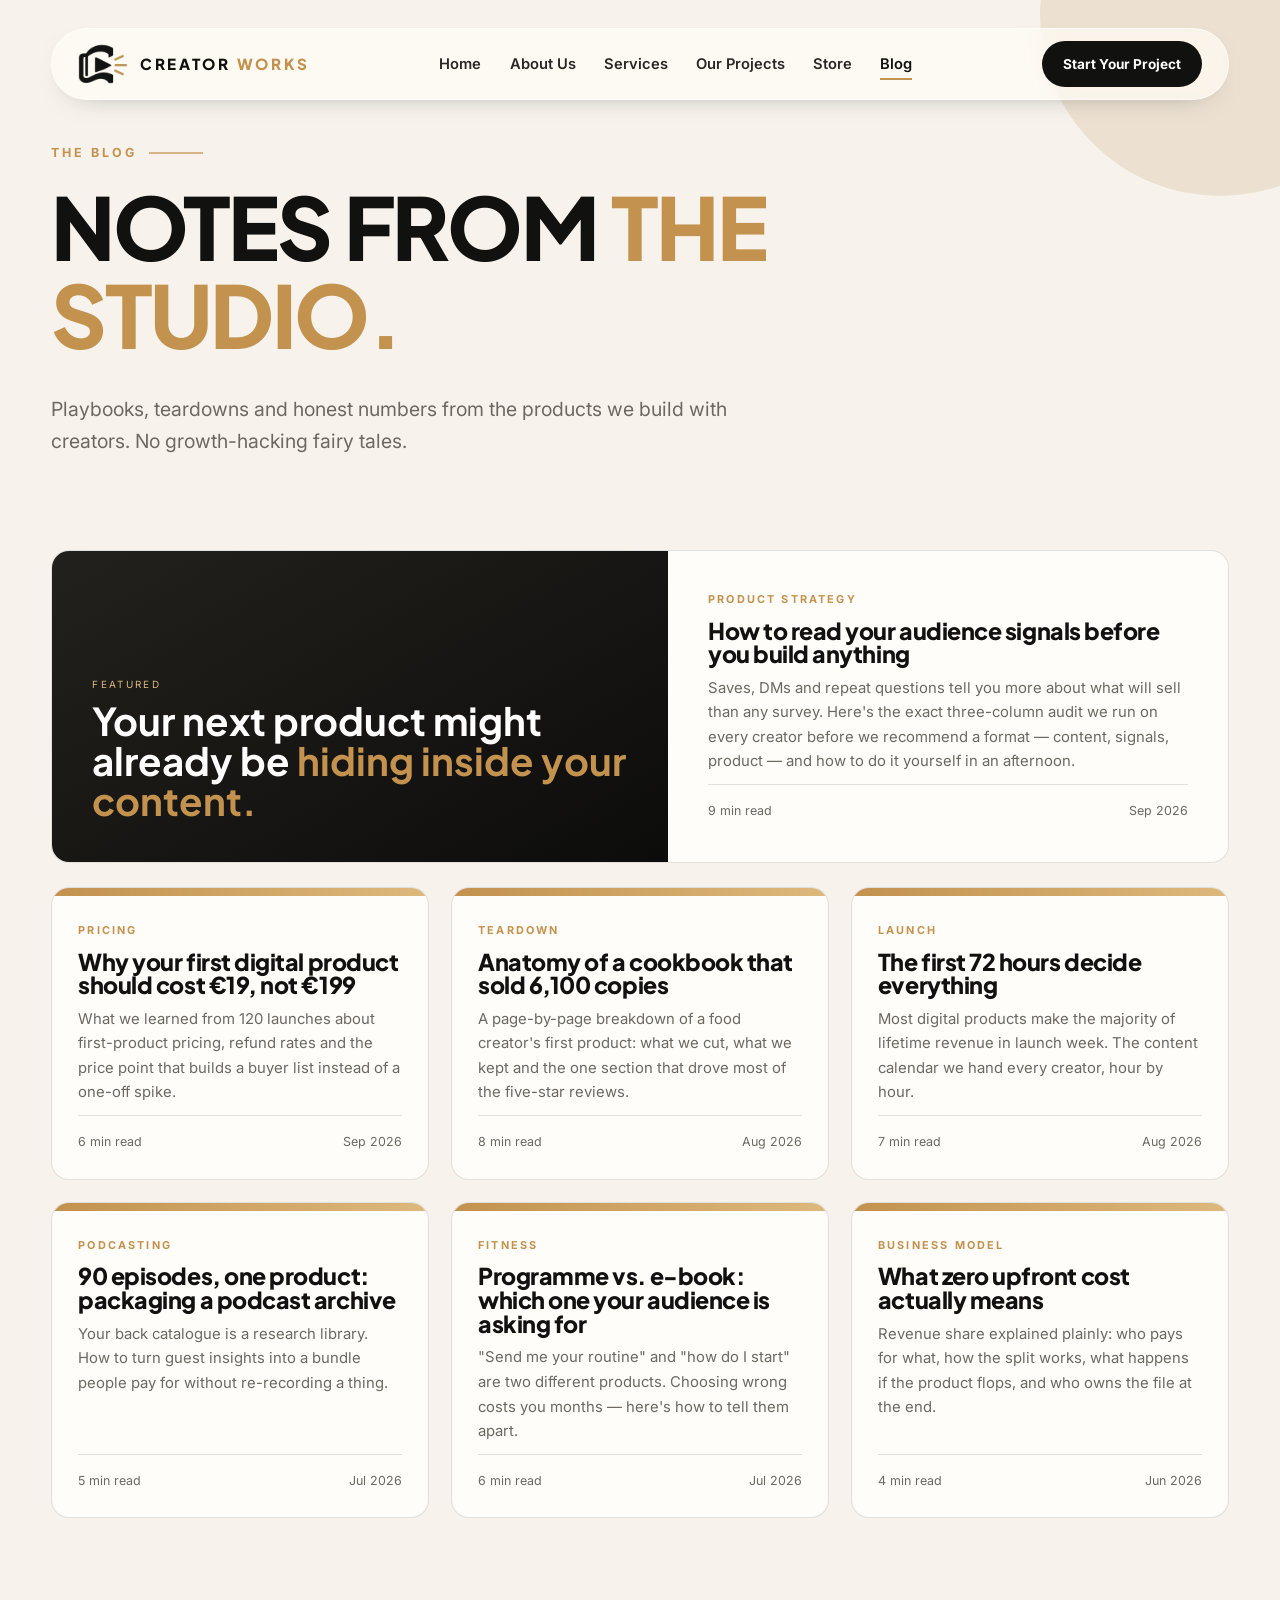
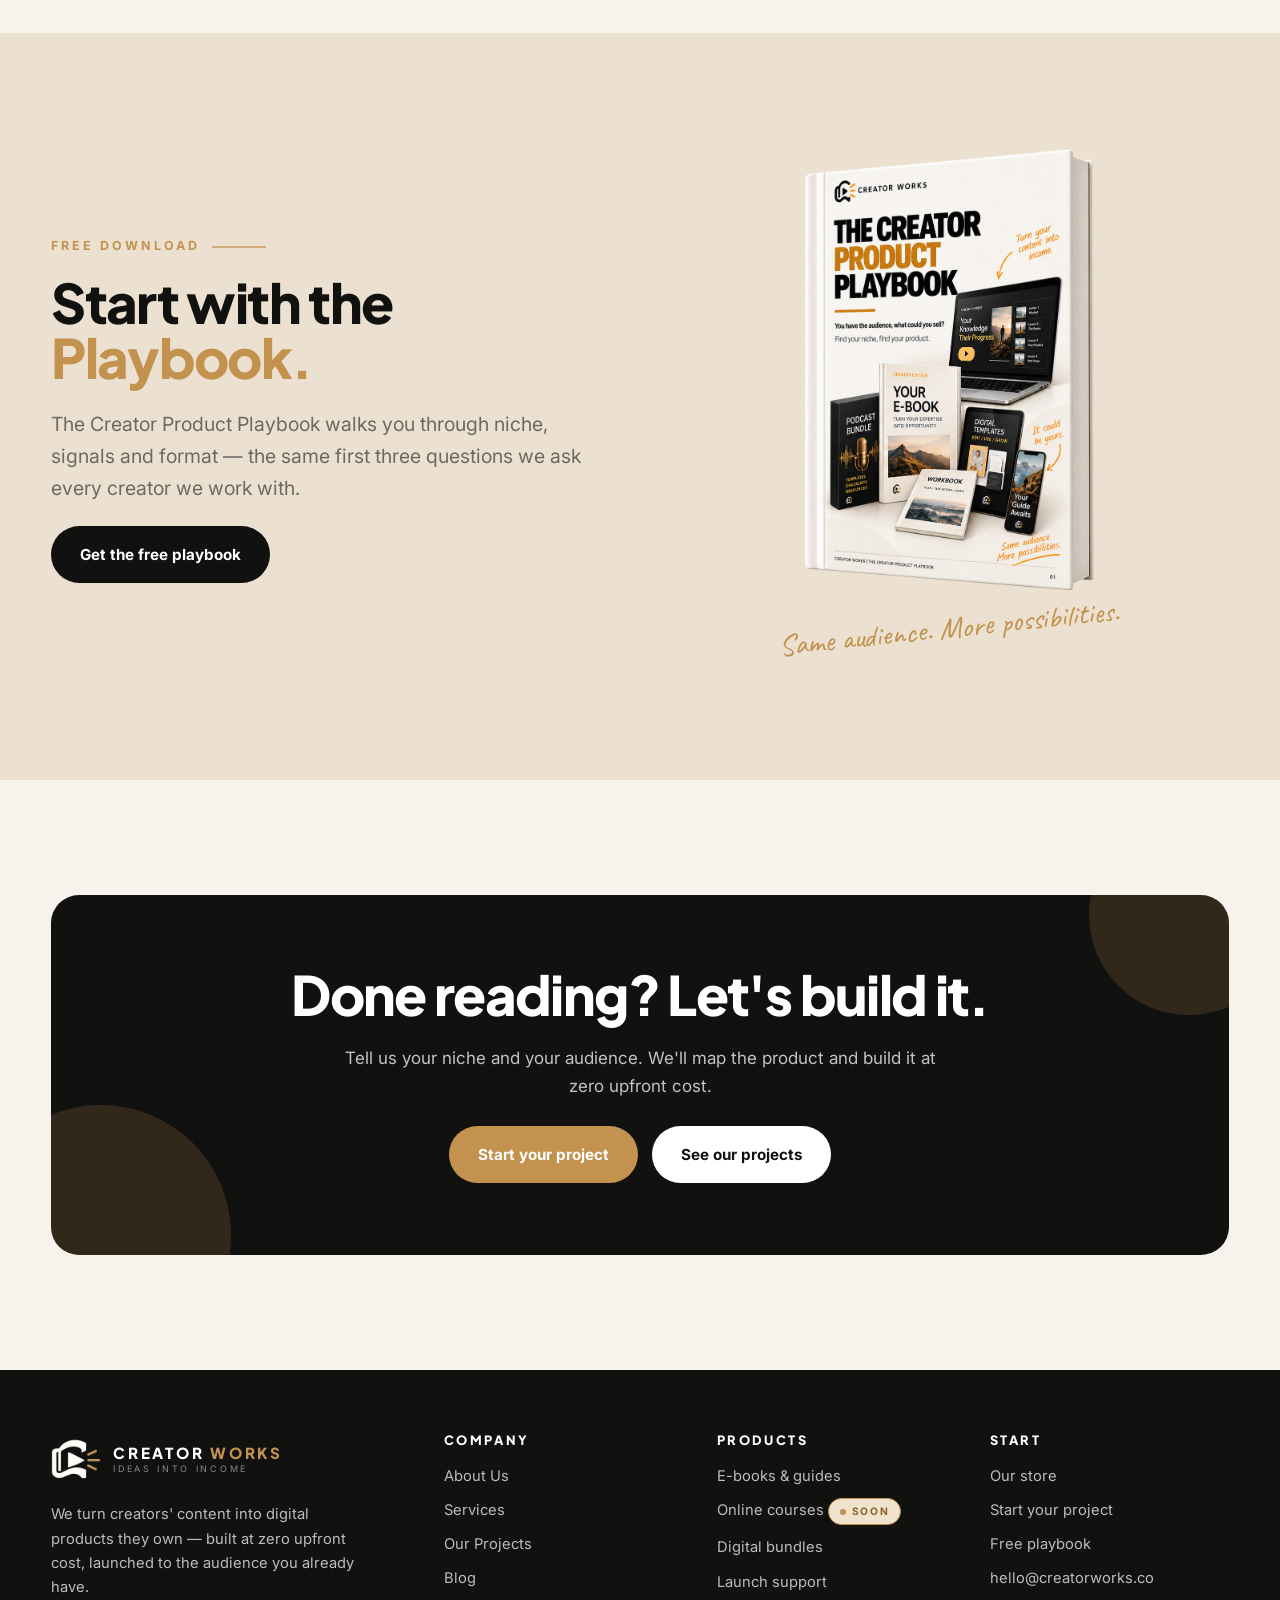
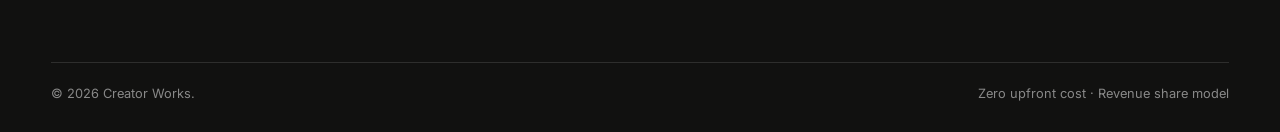
<file: blog.html>
<!DOCTYPE html>
<html lang="en">
<head>
<meta charset="utf-8" />
<meta name="viewport" content="width=device-width, initial-scale=1" />
<title>Blog — Creator Works</title>
<meta name="description" content="Playbooks, teardowns and honest numbers on turning content into digital products creators actually sell." />
<link rel="icon" href="assets/img/logo-mark.png" type="image/png" />
<link rel="preconnect" href="https://fonts.googleapis.com" />
<link rel="preconnect" href="https://fonts.gstatic.com" crossorigin />
<link href="https://fonts.googleapis.com/css2?family=Plus+Jakarta+Sans:wght@500;700;800&family=Inter:wght@400;500;600;700&family=Caveat:wght@600;700&display=swap" rel="stylesheet" />
<link rel="stylesheet" href="assets/css/style.css" />
</head>
<body>

<header class="site-header">
  <div class="shell">
    <nav class="nav" aria-label="Main">
      <a class="brand" href="index.html">
        <img class="brand__mark" src="assets/img/logo-mark.png" alt="" />
        <span class="brand__text">
          <span class="brand__name">Creator <em>Works</em></span>
        </span>
      </a>
      <div class="nav__links">
        <a href="index.html">Home</a>
        <a href="about.html">About Us</a>
        <a href="services.html">Services</a>
        <a href="projects.html">Our Projects</a>
        <a href="store.html">Store</a>
        <a href="blog.html" aria-current="page">Blog</a>
      </div>
      <div class="nav__cta">
        <a class="btn btn--sm" href="start.html">Start Your Project</a>
        <button class="nav__toggle" type="button" aria-label="Menu" aria-expanded="false"><span></span></button>
      </div>
    </nav>
  </div>
</header>

<main>

  <section class="page-hero">
    <div class="shell">
      <span class="eyebrow">The Blog</span>
      <h1>Notes from <span class="gold">the studio.</span></h1>
      <p class="lead">Playbooks, teardowns and honest numbers from the products we build with creators. No growth-hacking fairy tales.</p>
    </div>
  </section>

  <section class="section" style="padding-top:20px">
    <div class="shell">
      <article class="post post--feature reveal">
        <div class="post__cover">
          <span class="project__kind">Featured</span>
          <b>Your next product might already be <em>hiding inside your content.</em></b>
        </div>
        <div class="post__body">
          <span class="post__tag">Product Strategy</span>
          <h3>How to read your audience signals before you build anything</h3>
          <p>Saves, DMs and repeat questions tell you more about what will sell than any survey. Here's the exact three-column audit we run on every creator before we recommend a format — content, signals, product — and how to do it yourself in an afternoon.</p>
          <div class="post__foot"><span>9 min read</span><span>Sep 2026</span></div>
        </div>
      </article>

      <div class="grid grid--3" style="margin-top:24px">
        <article class="post reveal">
          <div class="post__tape"></div>
          <div class="post__body">
            <span class="post__tag">Pricing</span>
            <h3>Why your first digital product should cost €19, not €199</h3>
            <p>What we learned from 120 launches about first-product pricing, refund rates and the price point that builds a buyer list instead of a one-off spike.</p>
            <div class="post__foot"><span>6 min read</span><span>Sep 2026</span></div>
          </div>
        </article>
        <article class="post reveal">
          <div class="post__tape"></div>
          <div class="post__body">
            <span class="post__tag">Teardown</span>
            <h3>Anatomy of a cookbook that sold 6,100 copies</h3>
            <p>A page-by-page breakdown of a food creator's first product: what we cut, what we kept and the one section that drove most of the five-star reviews.</p>
            <div class="post__foot"><span>8 min read</span><span>Aug 2026</span></div>
          </div>
        </article>
        <article class="post reveal">
          <div class="post__tape"></div>
          <div class="post__body">
            <span class="post__tag">Launch</span>
            <h3>The first 72 hours decide everything</h3>
            <p>Most digital products make the majority of lifetime revenue in launch week. The content calendar we hand every creator, hour by hour.</p>
            <div class="post__foot"><span>7 min read</span><span>Aug 2026</span></div>
          </div>
        </article>
        <article class="post reveal">
          <div class="post__tape"></div>
          <div class="post__body">
            <span class="post__tag">Podcasting</span>
            <h3>90 episodes, one product: packaging a podcast archive</h3>
            <p>Your back catalogue is a research library. How to turn guest insights into a bundle people pay for without re-recording a thing.</p>
            <div class="post__foot"><span>5 min read</span><span>Jul 2026</span></div>
          </div>
        </article>
        <article class="post reveal">
          <div class="post__tape"></div>
          <div class="post__body">
            <span class="post__tag">Fitness</span>
            <h3>Programme vs. e-book: which one your audience is asking for</h3>
            <p>"Send me your routine" and "how do I start" are two different products. Choosing wrong costs you months — here's how to tell them apart.</p>
            <div class="post__foot"><span>6 min read</span><span>Jul 2026</span></div>
          </div>
        </article>
        <article class="post reveal">
          <div class="post__tape"></div>
          <div class="post__body">
            <span class="post__tag">Business Model</span>
            <h3>What zero upfront cost actually means</h3>
            <p>Revenue share explained plainly: who pays for what, how the split works, what happens if the product flops, and who owns the file at the end.</p>
            <div class="post__foot"><span>4 min read</span><span>Jun 2026</span></div>
          </div>
        </article>
      </div>
    </div>
  </section>

  <section class="section" style="background:var(--sand)">
    <div class="shell">
      <div class="grid grid--2" style="align-items:center;gap:clamp(28px,5vw,60px)">
        <div class="reveal">
          <span class="eyebrow">Free download</span>
          <h2>Start with the <span class="gold">Playbook.</span></h2>
          <p class="lead">The Creator Product Playbook walks you through niche, signals and format — the same first three questions we ask every creator we work with.</p>
          <a class="btn" href="playbook.html">Get the free playbook</a>
        </div>
        <div class="reveal" style="text-align:center">
          <a href="playbook.html" style="text-decoration:none">
            <img class="book-shot book-shot--sm" src="assets/img/playbook-book.png" width="723" height="1100" alt="The Creator Product Playbook" />
          </a>
          <p style="margin-top:22px"><span class="hand">Same audience. More possibilities.</span></p>
        </div>
      </div>
    </div>
  </section>

  <section class="section">
    <div class="shell">
      <div class="cta reveal">
        <h2>Done reading? Let's build it.</h2>
        <p>Tell us your niche and your audience. We'll map the product and build it at zero upfront cost.</p>
        <div class="btn-group">
          <a class="btn btn--gold" href="start.html">Start your project</a>
          <a class="btn btn--light" href="projects.html">See our projects</a>
        </div>
      </div>
    </div>
  </section>

</main>

<footer class="site-footer">
  <div class="shell">
    <div class="footer__grid">
      <div class="footer__brand">
        <a class="brand" href="index.html">
          <img class="brand__mark" src="assets/img/logo-mark-light.png" alt="" />
          <span class="brand__text">
            <span class="brand__name">Creator <em>Works</em></span>
            <span class="brand__tag">Ideas Into Income</span>
          </span>
        </a>
        <p>We turn creators' content into digital products they own — built at zero upfront cost, launched to the audience you already have.</p>
      </div>
      <div>
        <h4>Company</h4>
        <div class="footer__links">
          <a href="about.html">About Us</a>
          <a href="services.html">Services</a>
          <a href="projects.html">Our Projects</a>
          <a href="blog.html">Blog</a>
        </div>
      </div>
      <div>
        <h4>Products</h4>
        <div class="footer__links">
          <a href="services.html#ebooks">E-books &amp; guides</a>
          <a href="services.html#courses">Online courses <span class="soon">Soon</span></a>
          <a href="services.html#bundles">Digital bundles</a>
          <a href="services.html#launch">Launch support</a>
        </div>
      </div>
      <div>
        <h4>Start</h4>
        <div class="footer__links">
          <a href="store.html">Our store</a>
          <a href="start.html">Start your project</a>
          <a href="playbook.html">Free playbook</a>
          <a href="mailto:hello@creatorworks.co">hello@creatorworks.co</a>
        </div>
      </div>
    </div>
    <div class="footer__bottom">
      <span>&copy; <span data-year>2026</span> Creator Works.</span>
      <span>Zero upfront cost · Revenue share model</span>
    </div>
  </div>
</footer>

<script src="assets/js/main.js"></script>
</body>
</html>
</file>
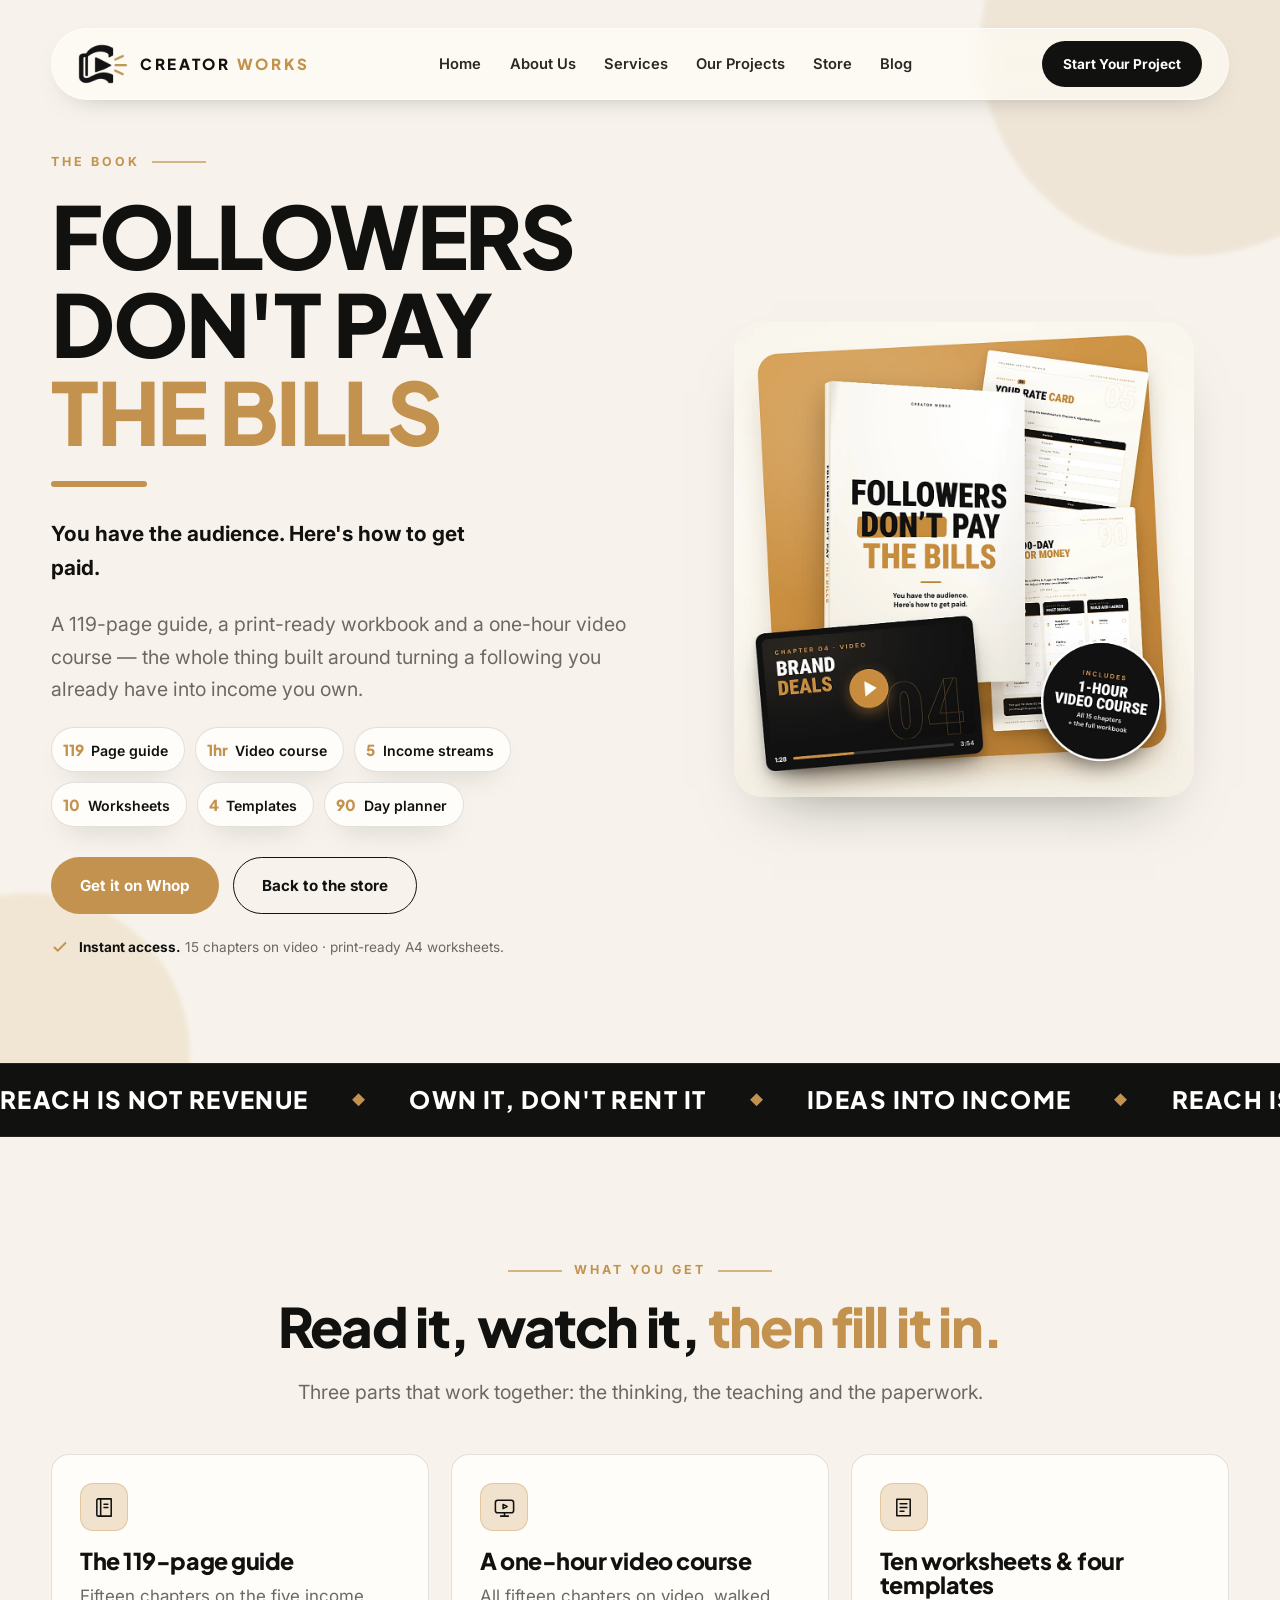
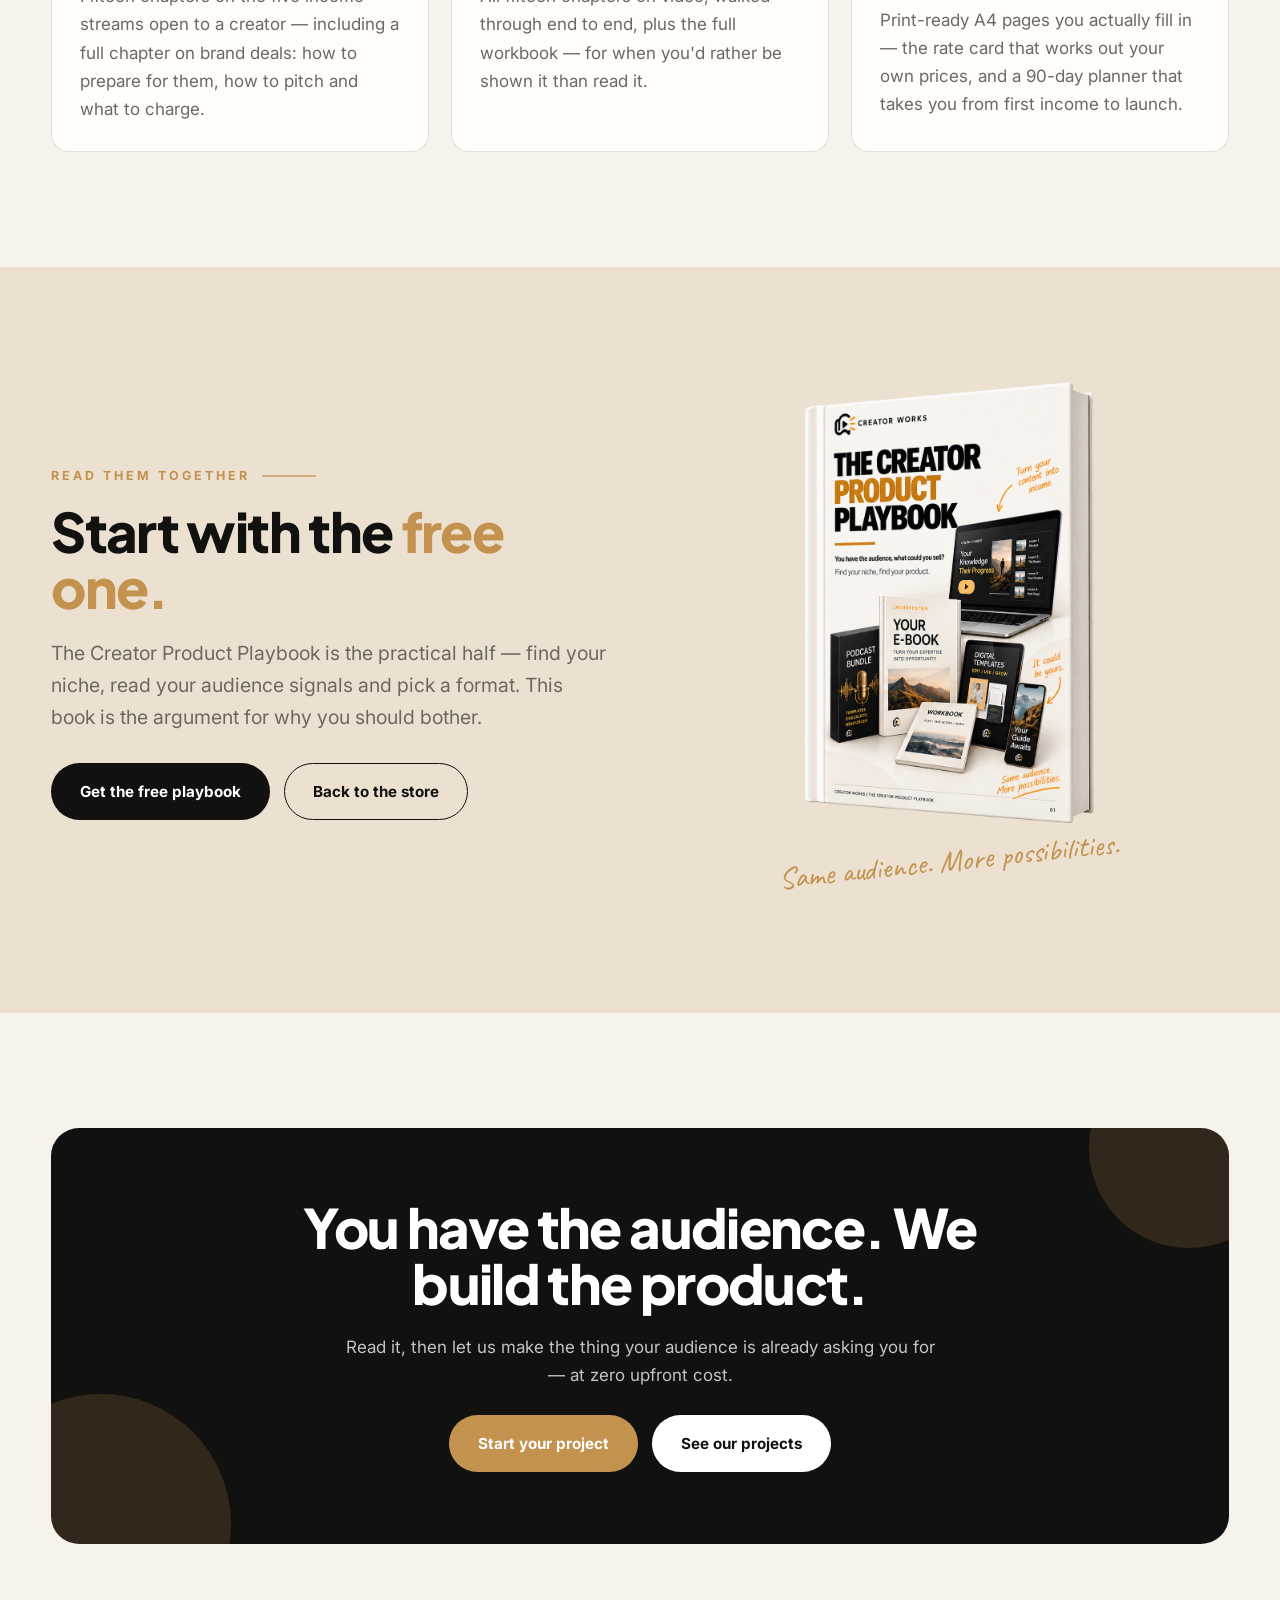
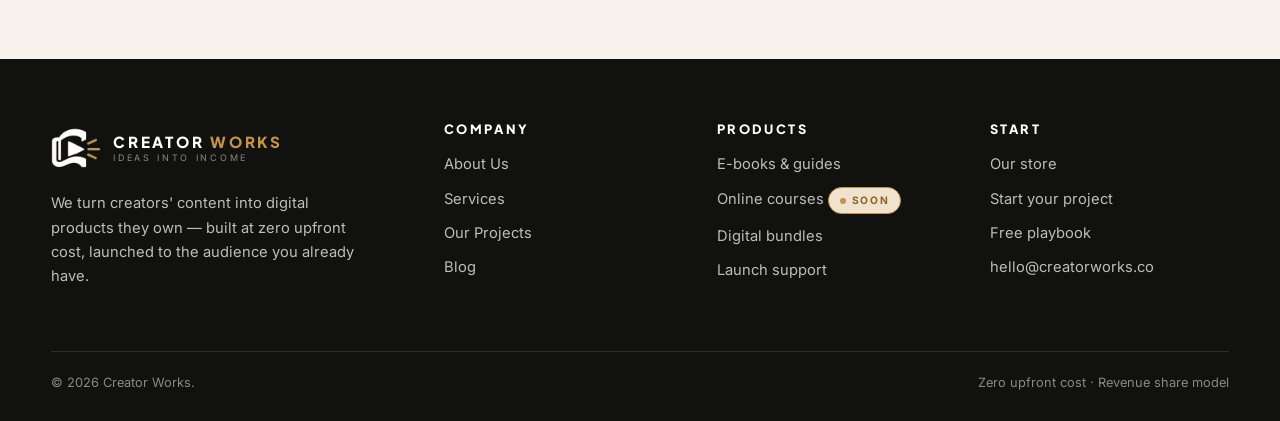
<file: followers.html>
<!DOCTYPE html>
<html lang="en">
<head>
<meta charset="utf-8" />
<meta name="viewport" content="width=device-width, initial-scale=1" />
<title>Followers Don't Pay the Bills — Creator Works</title>
<meta name="description" content="Reach is not revenue. A book for creators about turning the audience you already have into income you own. Get it on our Whop store." />
<link rel="icon" href="assets/img/logo-mark.png" type="image/png" />
<link rel="preconnect" href="https://fonts.googleapis.com" />
<link rel="preconnect" href="https://fonts.gstatic.com" crossorigin />
<link href="https://fonts.googleapis.com/css2?family=Plus+Jakarta+Sans:wght@500;700;800&family=Inter:wght@400;500;600;700&family=Caveat:wght@600;700&display=swap" rel="stylesheet" />
<link rel="stylesheet" href="assets/css/style.css" />
</head>
<body>

<header class="site-header">
  <div class="shell">
    <nav class="nav" aria-label="Main">
      <a class="brand" href="index.html">
        <img class="brand__mark" src="assets/img/logo-mark.png" alt="" />
        <span class="brand__text">
          <span class="brand__name">Creator <em>Works</em></span>
        </span>
      </a>
      <div class="nav__links">
        <a href="index.html">Home</a>
        <a href="about.html">About Us</a>
        <a href="services.html">Services</a>
        <a href="projects.html">Our Projects</a>
        <a href="store.html">Store</a>
        <a href="blog.html">Blog</a>
      </div>
      <div class="nav__cta">
        <a class="btn btn--sm" href="start.html">Start Your Project</a>
        <button class="nav__toggle" type="button" aria-label="Menu" aria-expanded="false"><span></span></button>
      </div>
    </nav>
  </div>
</header>

<main>

  <!-- HERO -->
  <section class="hero hero--product">
    <span class="hero__blob hero__blob--a"></span>
    <span class="hero__blob hero__blob--b"></span>
    <div class="shell">
      <div class="hero__grid">
        <div class="hero__head">
          <span class="eyebrow">The Book</span>
          <h1>Followers<br />Don't Pay<br /><span class="gold">The Bills</span></h1>
          <div class="hero__rule"></div>
        </div>

        <div class="stage">
          <img class="product__shot" src="assets/img/followers-stack.webp" width="1100" height="1135"
               alt="Followers Don't Pay the Bills — the 119-page guide, the rate card and 90-day planner worksheets, and the chapter 4 video on brand deals." />
        </div>

        <div class="hero__pitch">
          <p class="hero__sub">You have the audience. Here's how to get paid.</p>
          <p class="lead">A 119-page guide, a print-ready workbook and a one-hour video course — the whole thing built around turning a following you already have into income you own.</p>
          <ul class="specs">
            <li><b>119</b> Page guide</li>
            <li><b>1hr</b> Video course</li>
            <li><b>5</b> Income streams</li>
            <li><b>10</b> Worksheets</li>
            <li><b>4</b> Templates</li>
            <li><b>90</b> Day planner</li>
          </ul>
          <div class="hero__actions">
            <!-- PASTE YOUR WHOP CHECKOUT LINK FOR THIS BOOK IN THE href BELOW -->
            <a class="btn btn--gold" href="https://whop.com/creator-works-48b7/" target="_blank" rel="noopener">Get it on Whop</a>
            <a class="btn btn--ghost" href="store.html">Back to the store</a>
          </div>
          <p class="hero__note">
            <svg width="18" height="18" viewBox="0 0 24 24" fill="none" stroke="#c2924e" stroke-width="2.5"><path d="M20 6L9 17l-5-5"/></svg>
            <span><strong>Instant access.</strong> 15 chapters on video · print-ready A4 worksheets.</span>
          </p>
        </div>
      </div>
    </div>
  </section>

  <div class="marquee" aria-hidden="true">
    <div class="marquee__track">
      <span>Reach is not revenue</span><span>Own it, don't rent it</span><span>Ideas into income</span>
      <span>Reach is not revenue</span><span>Own it, don't rent it</span><span>Ideas into income</span>
      <span>Reach is not revenue</span><span>Own it, don't rent it</span><span>Ideas into income</span>
    </div>
  </div>

  <!-- WHAT IT COVERS -->
  <section class="section">
    <div class="shell">
      <div class="center" style="margin-bottom:46px">
        <span class="eyebrow eyebrow--center">What you get</span>
        <h2>Read it, watch it, <span class="gold">then fill it in.</span></h2>
        <p class="lead">Three parts that work together: the thinking, the teaching and the paperwork.</p>
      </div>

      <div class="grid grid--3">
        <div class="card reveal">
          <div class="card__icon"><svg viewBox="0 0 24 24" aria-hidden="true"><path d="M4 4.5A1.5 1.5 0 0 1 5.5 3H19v18H5.5A1.5 1.5 0 0 1 4 19.5z"/><path d="M8 3v18"/><path d="M11.5 8.5h4"/><path d="M11.5 12h4"/></svg></div>
          <h3>The 119-page guide</h3>
          <p>Fifteen chapters on the five income streams open to a creator — including a full chapter on brand deals: how to prepare for them, how to pitch and what to charge.</p>
        </div>
        <div class="card reveal">
          <div class="card__icon"><svg viewBox="0 0 24 24" aria-hidden="true"><rect x="2.5" y="4.5" width="19" height="13" rx="2.5"/><path d="M8 21h8"/><path d="M12 17.5V21"/><path d="M10.5 8.8l4.2 2.2-4.2 2.2z"/></svg></div>
          <h3>A one-hour video course</h3>
          <p>All fifteen chapters on video, walked through end to end, plus the full workbook — for when you'd rather be shown it than read it.</p>
        </div>
        <div class="card reveal">
          <div class="card__icon"><svg viewBox="0 0 24 24" aria-hidden="true"><path d="M5 3.5h14v17H5z"/><path d="M8.5 8h7"/><path d="M8.5 12h7"/><path d="M8.5 16h4"/></svg></div>
          <h3>Ten worksheets &amp; four templates</h3>
          <p>Print-ready A4 pages you actually fill in — the rate card that works out your own prices, and a 90-day planner that takes you from first income to launch.</p>
        </div>
      </div>
    </div>
  </section>

  <!-- BUY / PAIR WITH THE PLAYBOOK -->
  <section class="section" style="background:var(--sand)">
    <div class="shell">
      <div class="grid grid--2" style="align-items:center;gap:clamp(28px,5vw,60px)">
        <div class="reveal">
          <span class="eyebrow">Read them together</span>
          <h2>Start with the <span class="gold">free one.</span></h2>
          <p class="lead">The Creator Product Playbook is the practical half — find your niche, read your audience signals and pick a format. This book is the argument for why you should bother.</p>
          <div class="hero__actions">
            <a class="btn" href="playbook.html">Get the free playbook</a>
            <a class="btn btn--ghost" href="store.html">Back to the store</a>
          </div>
        </div>
        <div class="reveal" style="text-align:center">
          <a href="playbook.html" style="text-decoration:none">
            <img class="book-shot book-shot--sm" src="assets/img/playbook-book.png" width="723" height="1100" alt="The Creator Product Playbook" />
          </a>
          <p style="margin-top:22px"><span class="hand">Same audience. More possibilities.</span></p>
        </div>
      </div>
    </div>
  </section>

  <section class="section">
    <div class="shell">
      <div class="cta reveal">
        <h2>You have the audience. We build the product.</h2>
        <p>Read it, then let us make the thing your audience is already asking you for — at zero upfront cost.</p>
        <div class="btn-group">
          <a class="btn btn--gold" href="start.html">Start your project</a>
          <a class="btn btn--light" href="projects.html">See our projects</a>
        </div>
      </div>
    </div>
  </section>

</main>

<footer class="site-footer">
  <div class="shell">
    <div class="footer__grid">
      <div class="footer__brand">
        <a class="brand" href="index.html">
          <img class="brand__mark" src="assets/img/logo-mark-light.png" alt="" />
          <span class="brand__text">
            <span class="brand__name">Creator <em>Works</em></span>
            <span class="brand__tag">Ideas Into Income</span>
          </span>
        </a>
        <p>We turn creators' content into digital products they own — built at zero upfront cost, launched to the audience you already have.</p>
      </div>
      <div>
        <h4>Company</h4>
        <div class="footer__links">
          <a href="about.html">About Us</a>
          <a href="services.html">Services</a>
          <a href="projects.html">Our Projects</a>
          <a href="blog.html">Blog</a>
        </div>
      </div>
      <div>
        <h4>Products</h4>
        <div class="footer__links">
          <a href="services.html#ebooks">E-books &amp; guides</a>
          <a href="services.html#courses">Online courses <span class="soon">Soon</span></a>
          <a href="services.html#bundles">Digital bundles</a>
          <a href="services.html#launch">Launch support</a>
        </div>
      </div>
      <div>
        <h4>Start</h4>
        <div class="footer__links">
          <a href="store.html">Our store</a>
          <a href="start.html">Start your project</a>
          <a href="playbook.html">Free playbook</a>
          <a href="mailto:hello@creatorworks.co">hello@creatorworks.co</a>
        </div>
      </div>
    </div>
    <div class="footer__bottom">
      <span>&copy; <span data-year>2026</span> Creator Works.</span>
      <span>Zero upfront cost · Revenue share model</span>
    </div>
  </div>
</footer>

<script src="assets/js/main.js"></script>
</body>
</html>
</file>
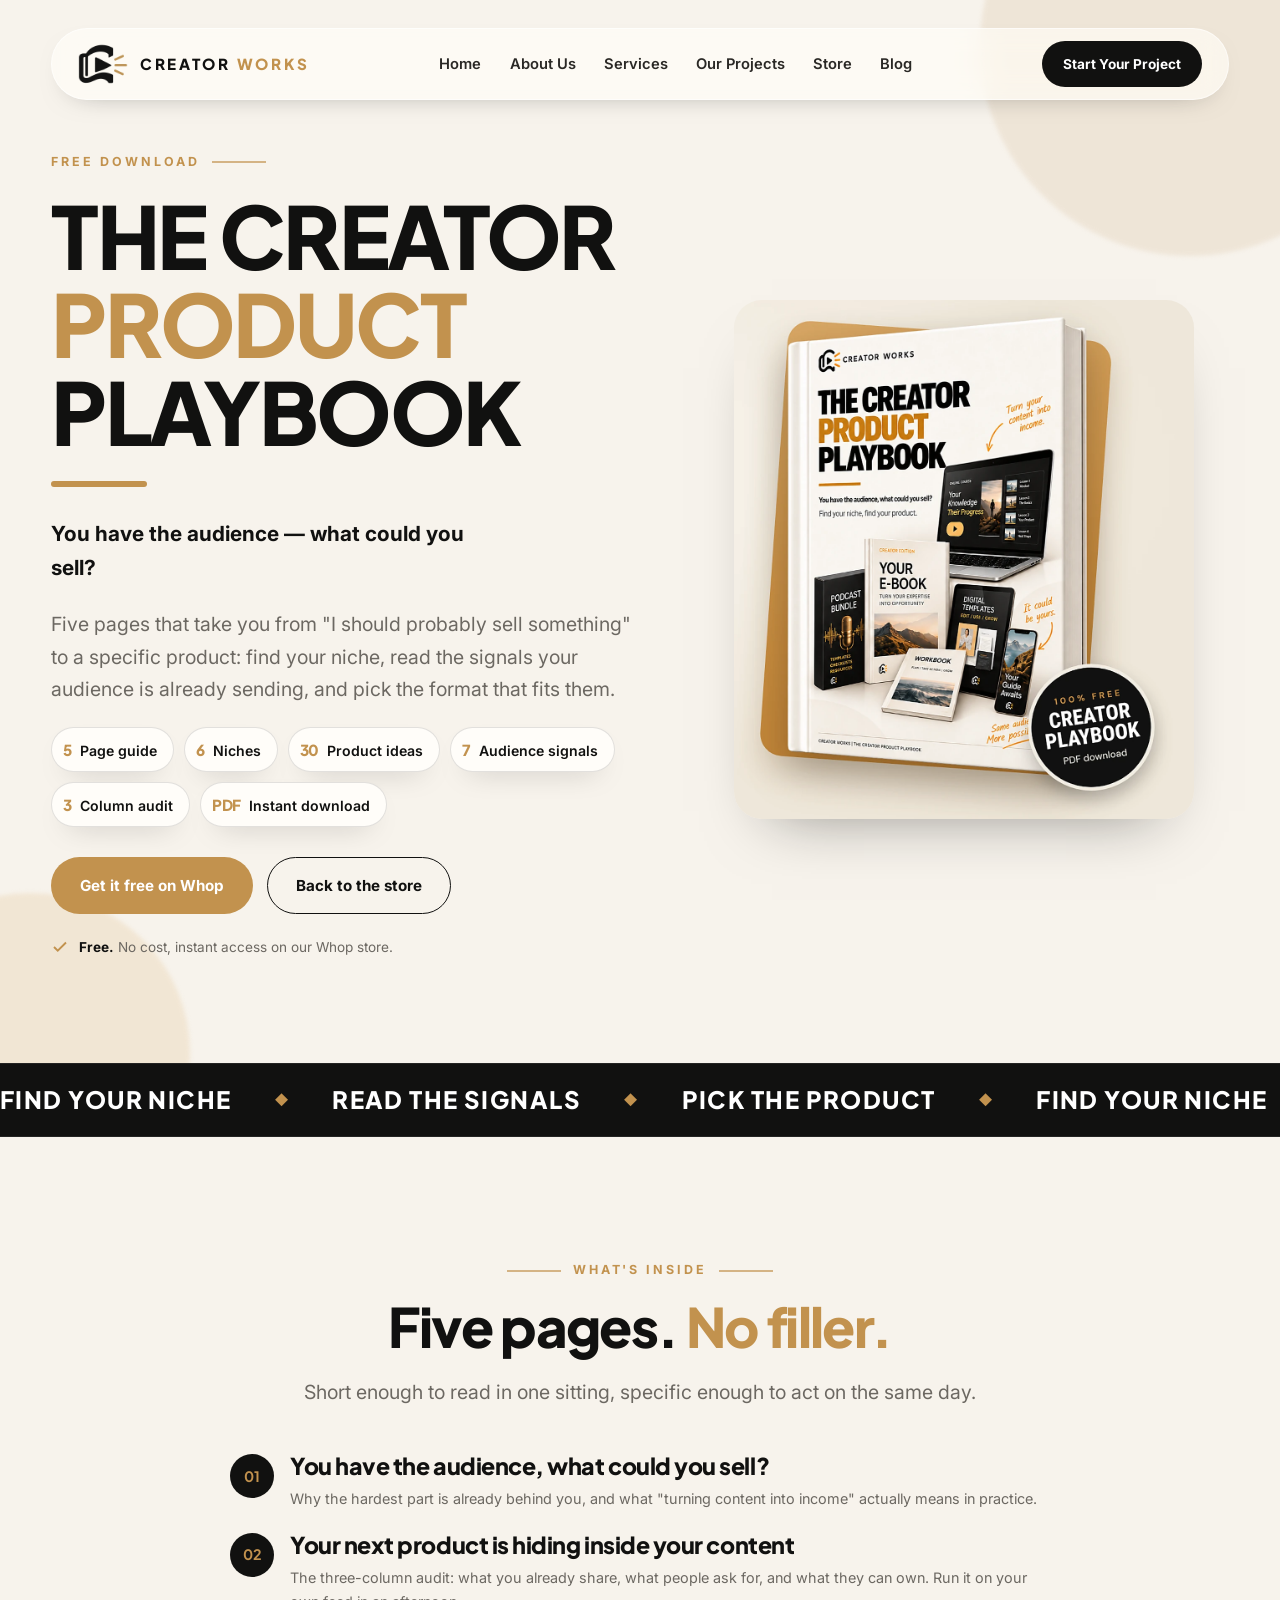
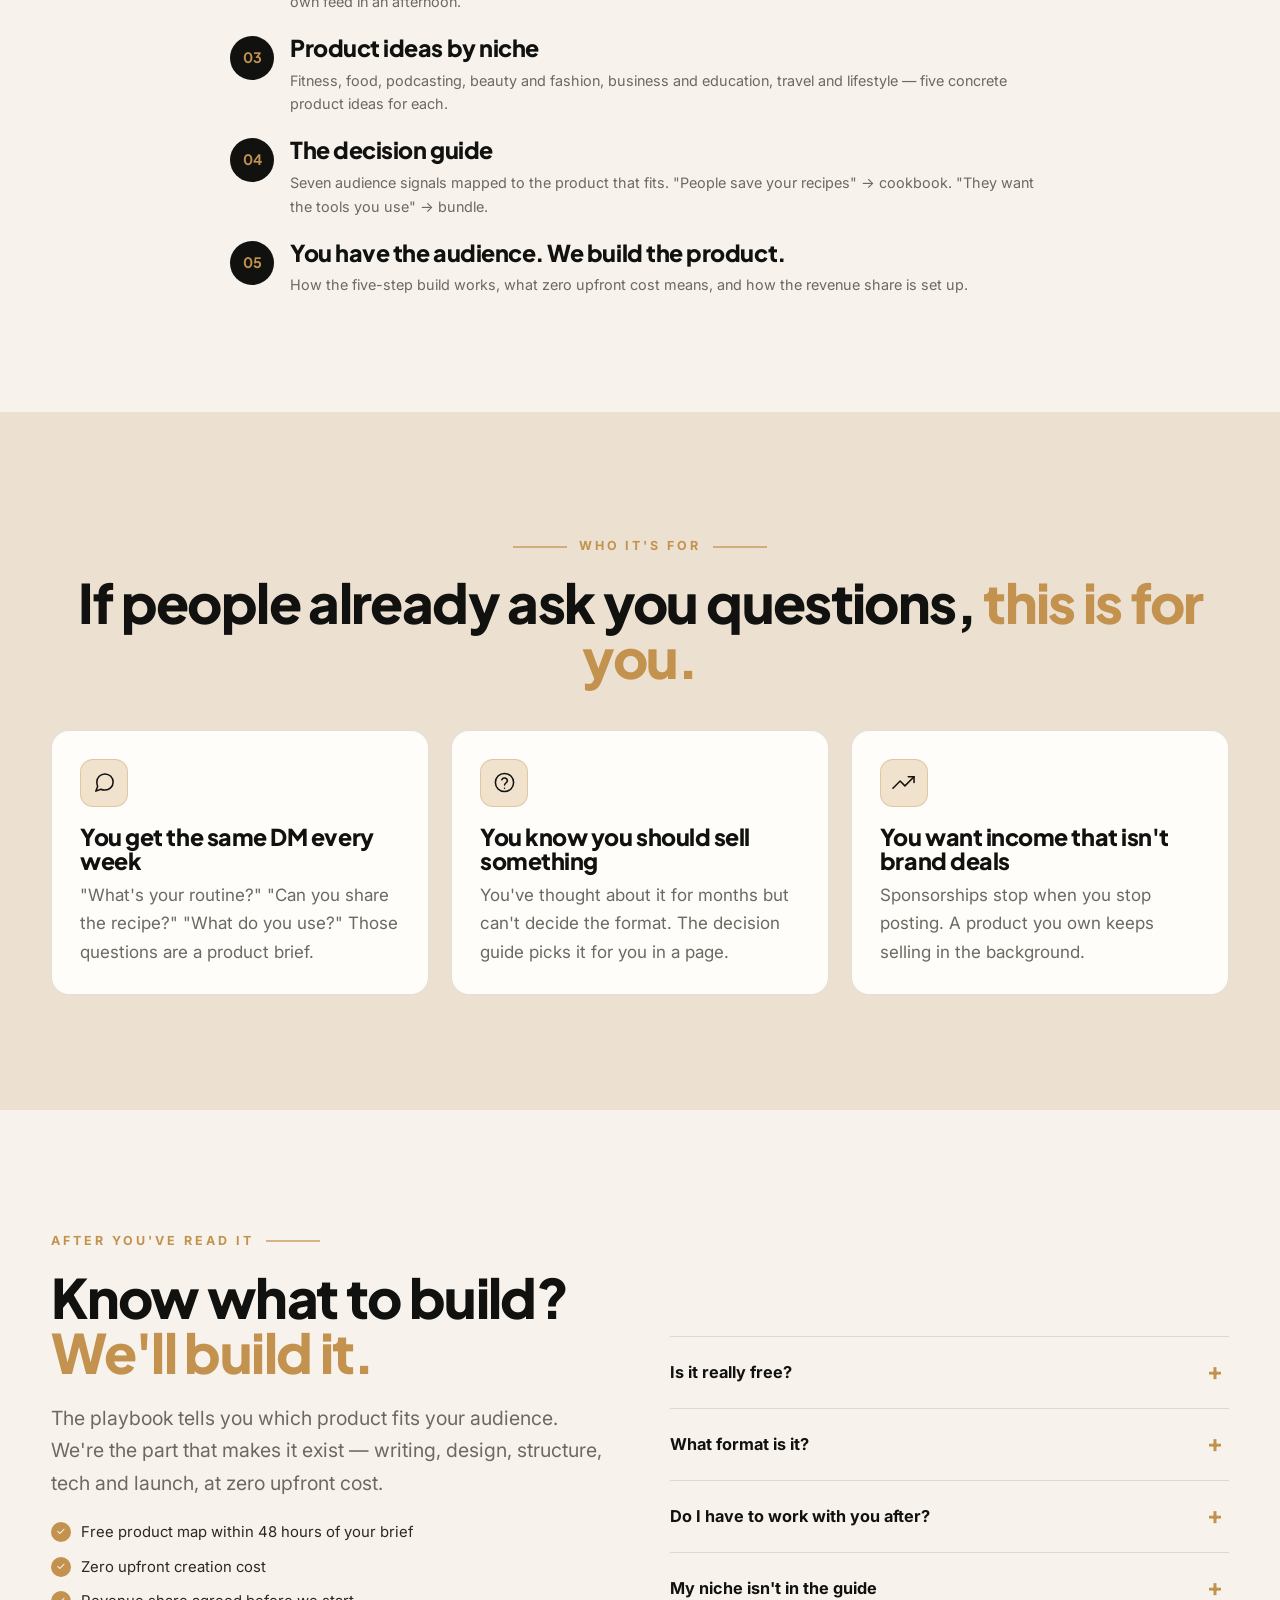
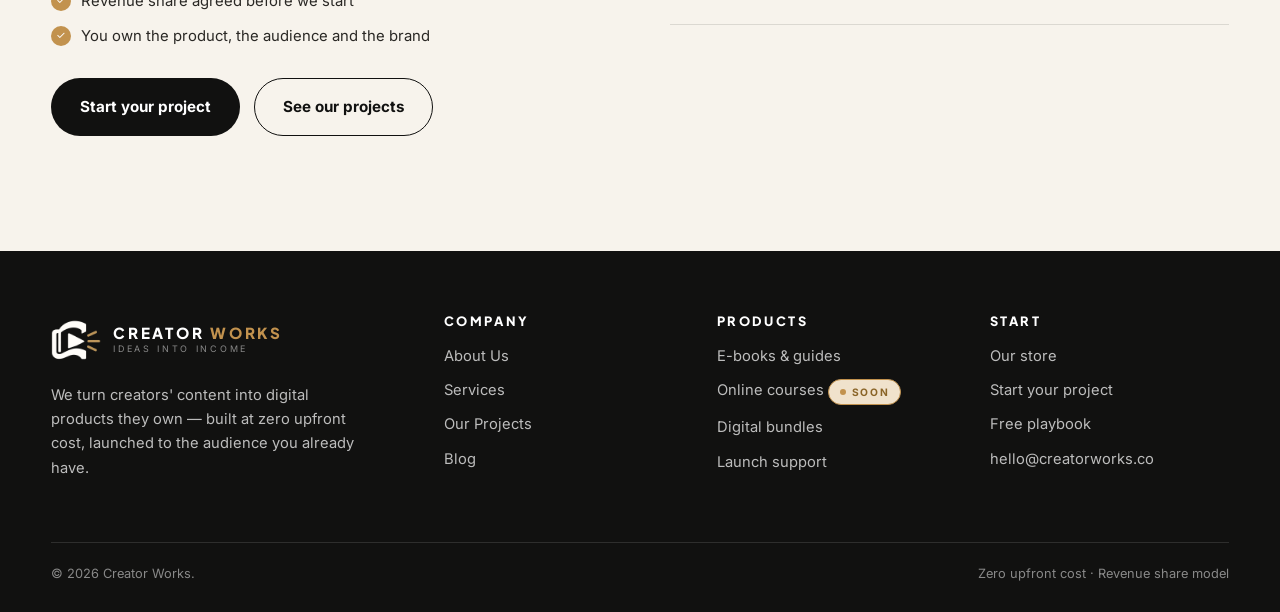
<file: playbook.html>
<!DOCTYPE html>
<html lang="en">
<head>
<meta charset="utf-8" />
<meta name="viewport" content="width=device-width, initial-scale=1" />
<title>The Creator Product Playbook — Creator Works</title>
<meta name="description" content="A free five-page playbook for creators: find your niche, read your audience signals and pick the digital product that fits. Get it free on our Whop store." />
<link rel="icon" href="assets/img/logo-mark.png" type="image/png" />
<link rel="preconnect" href="https://fonts.googleapis.com" />
<link rel="preconnect" href="https://fonts.gstatic.com" crossorigin />
<link href="https://fonts.googleapis.com/css2?family=Plus+Jakarta+Sans:wght@500;700;800&family=Inter:wght@400;500;600;700&family=Caveat:wght@600;700&display=swap" rel="stylesheet" />
<link rel="stylesheet" href="assets/css/style.css" />
</head>
<body>

<header class="site-header">
  <div class="shell">
    <nav class="nav" aria-label="Main">
      <a class="brand" href="index.html">
        <img class="brand__mark" src="assets/img/logo-mark.png" alt="" />
        <span class="brand__text">
          <span class="brand__name">Creator <em>Works</em></span>
        </span>
      </a>
      <div class="nav__links">
        <a href="index.html">Home</a>
        <a href="about.html">About Us</a>
        <a href="services.html">Services</a>
        <a href="projects.html">Our Projects</a>
        <a href="store.html">Store</a>
        <a href="blog.html">Blog</a>
      </div>
      <div class="nav__cta">
        <a class="btn btn--sm" href="start.html">Start Your Project</a>
        <button class="nav__toggle" type="button" aria-label="Menu" aria-expanded="false"><span></span></button>
      </div>
    </nav>
  </div>
</header>

<main>

  <!-- HERO -->
  <section class="hero hero--product">
    <span class="hero__blob hero__blob--a"></span>
    <span class="hero__blob hero__blob--b"></span>
    <div class="shell">
      <div class="hero__grid">
        <div class="hero__head">
          <span class="eyebrow">Free Download</span>
          <h1>The Creator<br /><span class="gold">Product</span><br />Playbook</h1>
          <div class="hero__rule"></div>
        </div>

        <div class="stage">
          <img class="product__shot" src="assets/img/playbook-stack.webp" width="1100" height="1241"
               alt="The Creator Product Playbook — cover showing an e-book, workbook, podcast bundle, digital templates and an online course on a laptop, tablet and phone." />
        </div>

        <div class="hero__pitch">
          <p class="hero__sub">You have the audience — what could you sell?</p>
          <p class="lead">Five pages that take you from "I should probably sell something" to a specific product: find your niche, read the signals your audience is already sending, and pick the format that fits them.</p>
          <ul class="specs">
            <li><b>5</b> Page guide</li>
            <li><b>6</b> Niches</li>
            <li><b>30</b> Product ideas</li>
            <li><b>7</b> Audience signals</li>
            <li><b>3</b> Column audit</li>
            <li><b>PDF</b> Instant download</li>
          </ul>
          <div class="hero__actions">
            <a class="btn btn--gold" href="https://whop.com/creator-works-48b7/creator-works-playbook/" target="_blank" rel="noopener">Get it free on Whop</a>
            <a class="btn btn--ghost" href="store.html">Back to the store</a>
          </div>
          <p class="hero__note">
            <svg width="18" height="18" viewBox="0 0 24 24" fill="none" stroke="#c2924e" stroke-width="2.5"><path d="M20 6L9 17l-5-5"/></svg>
            <span><strong>Free.</strong> No cost, instant access on our Whop store.</span>
          </p>
        </div>
      </div>
    </div>
  </section>

  <div class="marquee" aria-hidden="true">
    <div class="marquee__track">
      <span>Find your niche</span><span>Read the signals</span><span>Pick the product</span>
      <span>Find your niche</span><span>Read the signals</span><span>Pick the product</span>
      <span>Find your niche</span><span>Read the signals</span><span>Pick the product</span>
    </div>
  </div>

  <!-- WHAT'S INSIDE -->
  <section class="section">
    <div class="shell">
      <div class="center" style="margin-bottom:46px">
        <span class="eyebrow eyebrow--center">What's inside</span>
        <h2>Five pages. <span class="gold">No filler.</span></h2>
        <p class="lead">Short enough to read in one sitting, specific enough to act on the same day.</p>
      </div>

      <ol class="timeline" style="max-width:820px;margin-inline:auto">
        <li>
          <b>01</b>
          <div>
            <h3>You have the audience, what could you sell?</h3>
            <p>Why the hardest part is already behind you, and what "turning content into income" actually means in practice.</p>
          </div>
        </li>
        <li>
          <b>02</b>
          <div>
            <h3>Your next product is hiding inside your content</h3>
            <p>The three-column audit: what you already share, what people ask for, and what they can own. Run it on your own feed in an afternoon.</p>
          </div>
        </li>
        <li>
          <b>03</b>
          <div>
            <h3>Product ideas by niche</h3>
            <p>Fitness, food, podcasting, beauty and fashion, business and education, travel and lifestyle — five concrete product ideas for each.</p>
          </div>
        </li>
        <li>
          <b>04</b>
          <div>
            <h3>The decision guide</h3>
            <p>Seven audience signals mapped to the product that fits. "People save your recipes" → cookbook. "They want the tools you use" → bundle.</p>
          </div>
        </li>
        <li>
          <b>05</b>
          <div>
            <h3>You have the audience. We build the product.</h3>
            <p>How the five-step build works, what zero upfront cost means, and how the revenue share is set up.</p>
          </div>
        </li>
      </ol>
    </div>
  </section>

  <!-- WHO IT'S FOR -->
  <section class="section" style="background:var(--sand)">
    <div class="shell">
      <div class="center" style="margin-bottom:44px">
        <span class="eyebrow eyebrow--center">Who it's for</span>
        <h2>If people already ask you questions, <span class="gold">this is for you.</span></h2>
      </div>
      <div class="grid grid--3">
        <div class="card reveal">
          <div class="card__icon"><svg viewBox="0 0 24 24" aria-hidden="true"><path d="M21 11.5a8.4 8.4 0 0 1-9 8.4 9 9 0 0 1-3.8-.8L3 21l1.9-5A8.3 8.3 0 0 1 4 11.5a8.4 8.4 0 0 1 8.5-8.4A8.4 8.4 0 0 1 21 11.5z"/></svg></div>
          <h3>You get the same DM every week</h3>
          <p>"What's your routine?" "Can you share the recipe?" "What do you use?" Those questions are a product brief.</p>
        </div>
        <div class="card reveal">
          <div class="card__icon"><svg viewBox="0 0 24 24" aria-hidden="true"><circle cx="12" cy="12" r="9.5"/><path d="M9.2 9.2a3 3 0 0 1 5.8 1c0 2-2.9 2.6-2.9 4.3"/><path d="M12 18h.01"/></svg></div>
          <h3>You know you should sell something</h3>
          <p>You've thought about it for months but can't decide the format. The decision guide picks it for you in a page.</p>
        </div>
        <div class="card reveal">
          <div class="card__icon"><svg viewBox="0 0 24 24" aria-hidden="true"><path d="M23 6l-9.5 9.5-5-5L1 18"/><path d="M17 6h6v6"/></svg></div>
          <h3>You want income that isn't brand deals</h3>
          <p>Sponsorships stop when you stop posting. A product you own keeps selling in the background.</p>
        </div>
      </div>
    </div>
  </section>

  <!-- AFTER THE PLAYBOOK -->
  <section class="section">
    <div class="shell">
      <div class="grid grid--2" style="align-items:center;gap:clamp(28px,5vw,60px)">
        <div class="reveal">
          <span class="eyebrow">After you've read it</span>
          <h2>Know what to build? <span class="gold">We'll build it.</span></h2>
          <p class="lead">The playbook tells you which product fits your audience. We're the part that makes it exist — writing, design, structure, tech and launch, at zero upfront cost.</p>
          <ul class="ticks">
            <li>Free product map within 48 hours of your brief</li>
            <li>Zero upfront creation cost</li>
            <li>Revenue share agreed before we start</li>
            <li>You own the product, the audience and the brand</li>
          </ul>
          <div class="hero__actions">
            <a class="btn" href="start.html">Start your project</a>
            <a class="btn btn--ghost" href="projects.html">See our projects</a>
          </div>
        </div>
        <div class="reveal">
          <div class="faq">
            <div class="faq__item">
              <button class="faq__q" type="button" aria-expanded="false">Is it really free?</button>
              <div class="faq__a"><p>Yes. It's listed free on our Whop store — you get instant access without entering payment details.</p></div>
            </div>
            <div class="faq__item">
              <button class="faq__q" type="button" aria-expanded="false">What format is it?</button>
              <div class="faq__a"><p>A five-page PDF, designed to be read on a phone or printed. No course login, no email drip.</p></div>
            </div>
            <div class="faq__item">
              <button class="faq__q" type="button" aria-expanded="false">Do I have to work with you after?</button>
              <div class="faq__a"><p>No. The playbook stands on its own — plenty of creators use it to build something themselves. If you'd rather not do the building, that's when we come in.</p></div>
            </div>
            <div class="faq__item">
              <button class="faq__q" type="button" aria-expanded="false">My niche isn't in the guide</button>
              <div class="faq__a"><p>The six niches cover the most common cases, but the method works for any audience. Send us your niche on the brief and we'll map a product for it.</p></div>
            </div>
          </div>
        </div>
      </div>
    </div>
  </section>

</main>

<footer class="site-footer">
  <div class="shell">
    <div class="footer__grid">
      <div class="footer__brand">
        <a class="brand" href="index.html">
          <img class="brand__mark" src="assets/img/logo-mark-light.png" alt="" />
          <span class="brand__text">
            <span class="brand__name">Creator <em>Works</em></span>
            <span class="brand__tag">Ideas Into Income</span>
          </span>
        </a>
        <p>We turn creators' content into digital products they own — built at zero upfront cost, launched to the audience you already have.</p>
      </div>
      <div>
        <h4>Company</h4>
        <div class="footer__links">
          <a href="about.html">About Us</a>
          <a href="services.html">Services</a>
          <a href="projects.html">Our Projects</a>
          <a href="blog.html">Blog</a>
        </div>
      </div>
      <div>
        <h4>Products</h4>
        <div class="footer__links">
          <a href="services.html#ebooks">E-books &amp; guides</a>
          <a href="services.html#courses">Online courses <span class="soon">Soon</span></a>
          <a href="services.html#bundles">Digital bundles</a>
          <a href="services.html#launch">Launch support</a>
        </div>
      </div>
      <div>
        <h4>Start</h4>
        <div class="footer__links">
          <a href="store.html">Our store</a>
          <a href="start.html">Start your project</a>
          <a href="playbook.html">Free playbook</a>
          <a href="mailto:hello@creatorworks.co">hello@creatorworks.co</a>
        </div>
      </div>
    </div>
    <div class="footer__bottom">
      <span>&copy; <span data-year>2026</span> Creator Works.</span>
      <span>Zero upfront cost · Revenue share model</span>
    </div>
  </div>
</footer>

<script src="assets/js/main.js"></script>
</body>
</html>
</file>
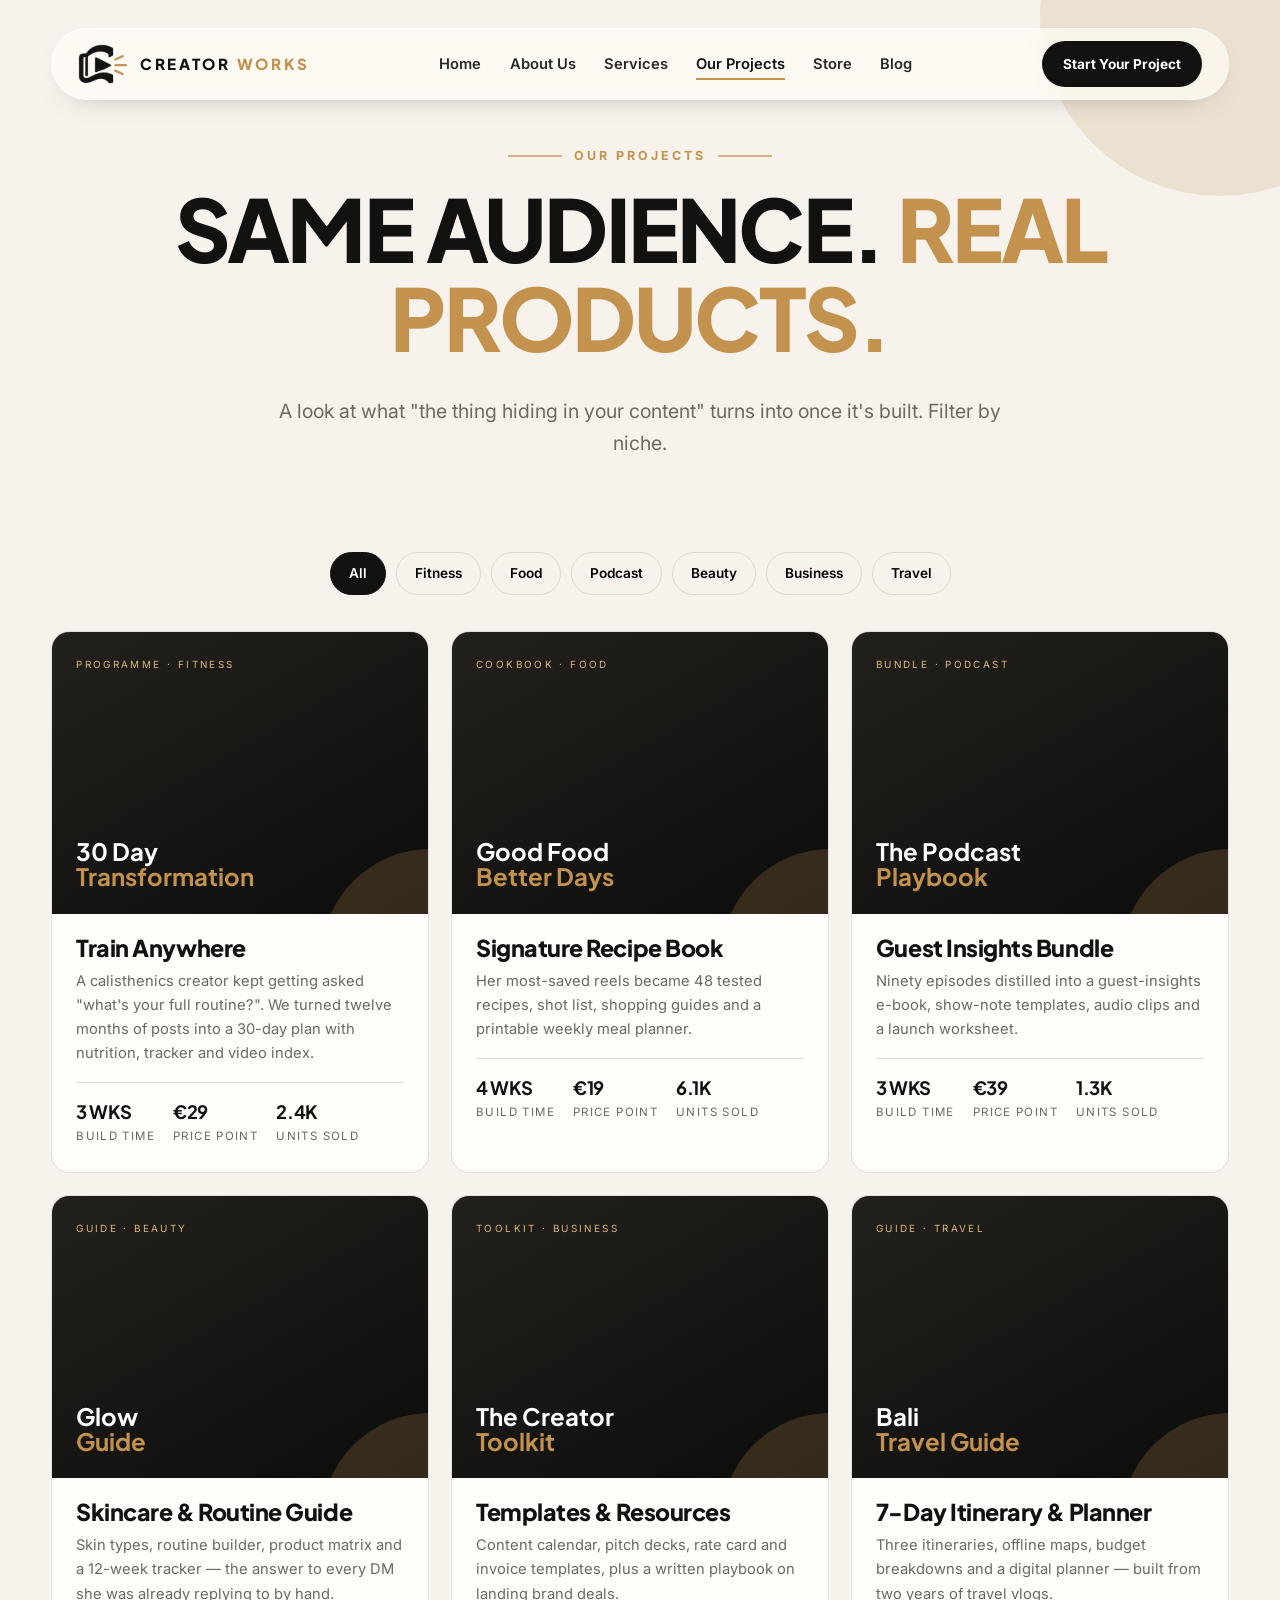
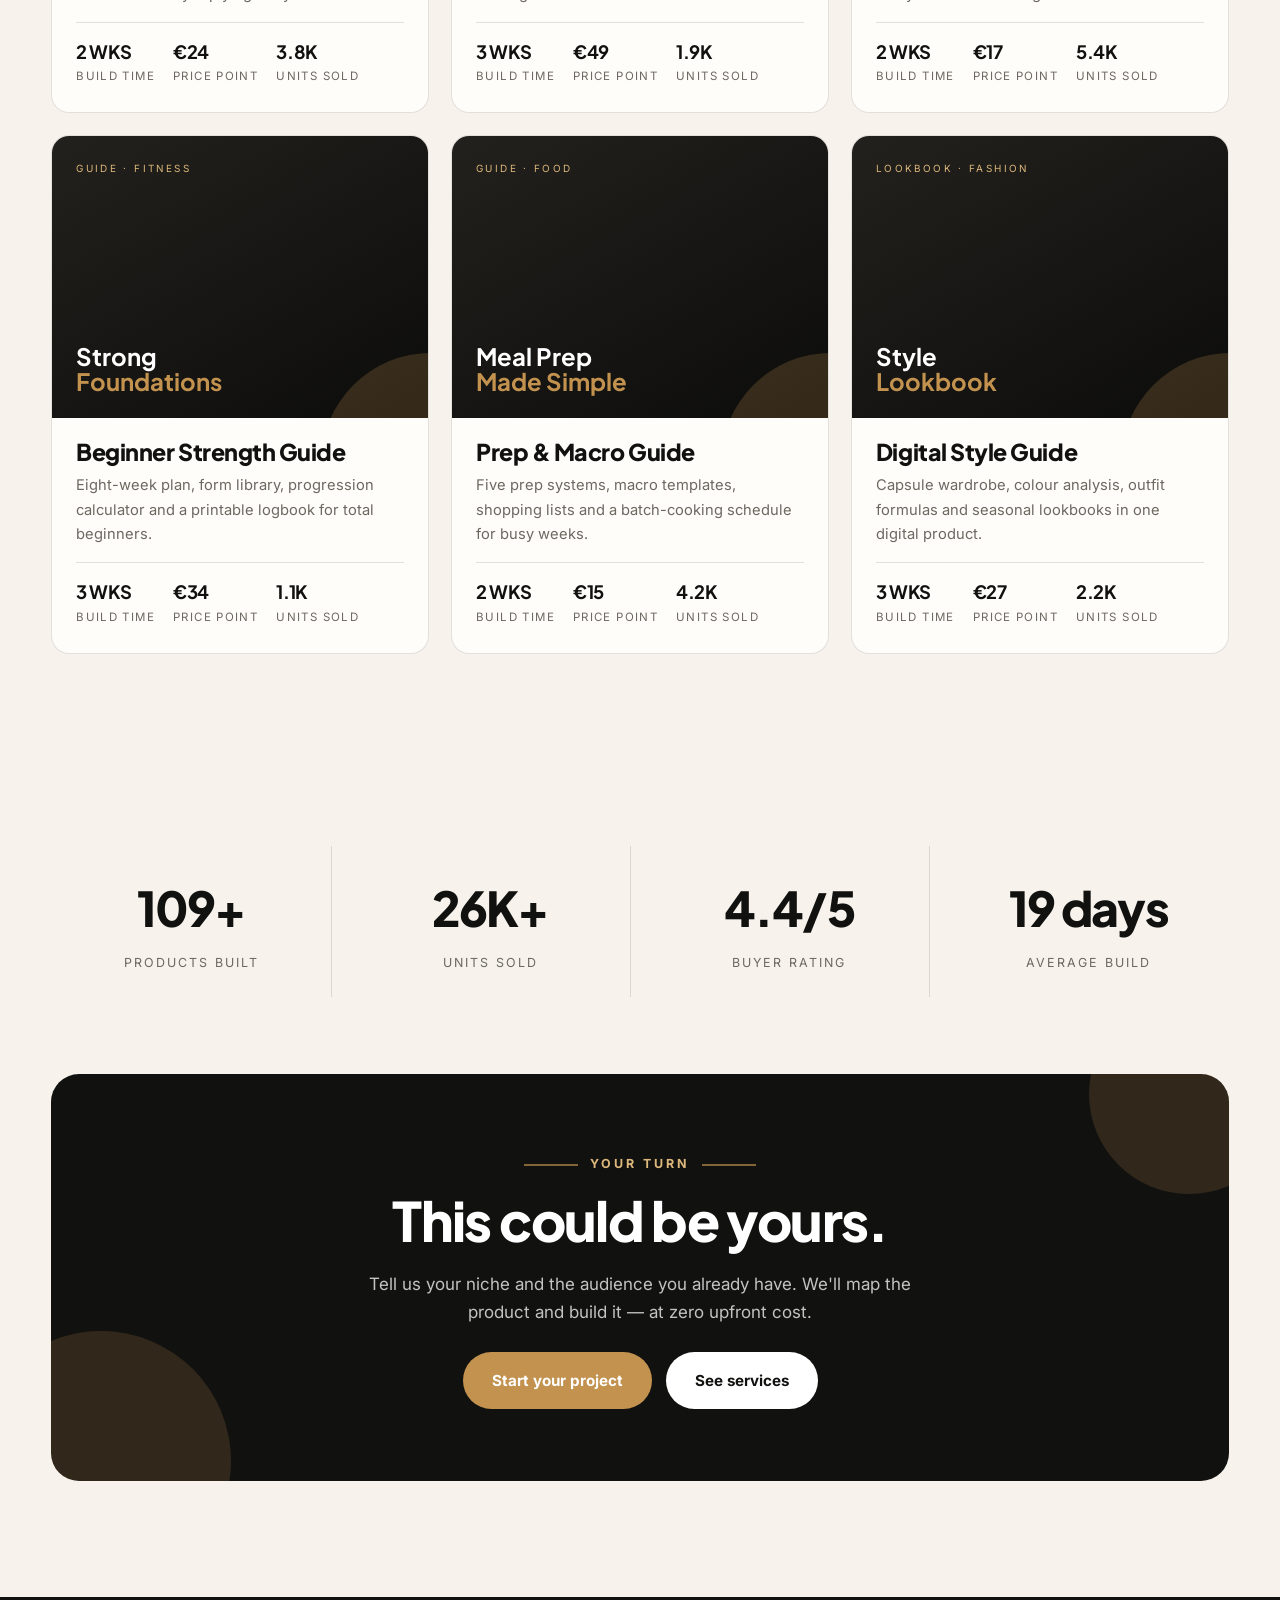
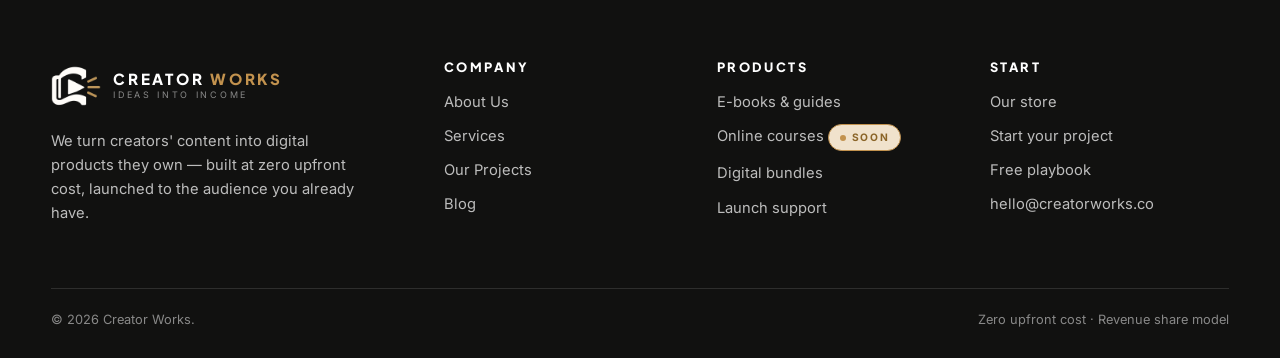
<file: projects.html>
<!DOCTYPE html>
<html lang="en">
<head>
<meta charset="utf-8" />
<meta name="viewport" content="width=device-width, initial-scale=1" />
<title>Our Projects — Creator Works</title>
<meta name="description" content="Digital products we've built with creators: cookbooks, 30-day programmes, podcast bundles, style guides, toolkits and travel guides." />
<link rel="icon" href="assets/img/logo-mark.png" type="image/png" />
<link rel="preconnect" href="https://fonts.googleapis.com" />
<link rel="preconnect" href="https://fonts.gstatic.com" crossorigin />
<link href="https://fonts.googleapis.com/css2?family=Plus+Jakarta+Sans:wght@500;700;800&family=Inter:wght@400;500;600;700&family=Caveat:wght@600;700&display=swap" rel="stylesheet" />
<link rel="stylesheet" href="assets/css/style.css" />
</head>
<body>

<header class="site-header">
  <div class="shell">
    <nav class="nav" aria-label="Main">
      <a class="brand" href="index.html">
        <img class="brand__mark" src="assets/img/logo-mark.png" alt="" />
        <span class="brand__text">
          <span class="brand__name">Creator <em>Works</em></span>
        </span>
      </a>
      <div class="nav__links">
        <a href="index.html">Home</a>
        <a href="about.html">About Us</a>
        <a href="services.html">Services</a>
        <a href="projects.html" aria-current="page">Our Projects</a>
        <a href="store.html">Store</a>
        <a href="blog.html">Blog</a>
      </div>
      <div class="nav__cta">
        <a class="btn btn--sm" href="start.html">Start Your Project</a>
        <button class="nav__toggle" type="button" aria-label="Menu" aria-expanded="false"><span></span></button>
      </div>
    </nav>
  </div>
</header>

<main>

  <section class="page-hero page-hero--center center">
    <div class="shell">
      <span class="eyebrow eyebrow--center">Our Projects</span>
      <h1>Same audience. <span class="gold">Real products.</span></h1>
      <p class="lead">A look at what "the thing hiding in your content" turns into once it's built. Filter by niche.</p>
    </div>
  </section>

  <section class="section" style="padding-top:20px">
    <div class="shell">
      <div class="filters">
        <button class="filter is-active" data-filter="all" type="button">All</button>
        <button class="filter" data-filter="fitness" type="button">Fitness</button>
        <button class="filter" data-filter="food" type="button">Food</button>
        <button class="filter" data-filter="podcast" type="button">Podcast</button>
        <button class="filter" data-filter="beauty" type="button">Beauty</button>
        <button class="filter" data-filter="business" type="button">Business</button>
        <button class="filter" data-filter="travel" type="button">Travel</button>
      </div>

      <div class="grid grid--3">
        <article class="project reveal" data-category="fitness">
          <div class="project__cover">
            <span class="project__kind">Programme · Fitness</span>
            <b>30 Day<em>Transformation</em></b>
          </div>
          <div class="project__body">
            <h3>Train Anywhere</h3>
            <p>A calisthenics creator kept getting asked "what's your full routine?". We turned twelve months of posts into a 30-day plan with nutrition, tracker and video index.</p>
            <div class="project__meta">
              <div><b>3 wks</b>Build time</div>
              <div><b>€29</b>Price point</div>
              <div><b>2.4K</b>Units sold</div>
            </div>
          </div>
        </article>

        <article class="project reveal" data-category="food">
          <div class="project__cover">
            <span class="project__kind">Cookbook · Food</span>
            <b>Good Food<em>Better Days</em></b>
          </div>
          <div class="project__body">
            <h3>Signature Recipe Book</h3>
            <p>Her most-saved reels became 48 tested recipes, shot list, shopping guides and a printable weekly meal planner.</p>
            <div class="project__meta">
              <div><b>4 wks</b>Build time</div>
              <div><b>€19</b>Price point</div>
              <div><b>6.1K</b>Units sold</div>
            </div>
          </div>
        </article>

        <article class="project reveal" data-category="podcast">
          <div class="project__cover">
            <span class="project__kind">Bundle · Podcast</span>
            <b>The Podcast<em>Playbook</em></b>
          </div>
          <div class="project__body">
            <h3>Guest Insights Bundle</h3>
            <p>Ninety episodes distilled into a guest-insights e-book, show-note templates, audio clips and a launch worksheet.</p>
            <div class="project__meta">
              <div><b>3 wks</b>Build time</div>
              <div><b>€39</b>Price point</div>
              <div><b>1.3K</b>Units sold</div>
            </div>
          </div>
        </article>

        <article class="project reveal" data-category="beauty">
          <div class="project__cover">
            <span class="project__kind">Guide · Beauty</span>
            <b>Glow<em>Guide</em></b>
          </div>
          <div class="project__body">
            <h3>Skincare &amp; Routine Guide</h3>
            <p>Skin types, routine builder, product matrix and a 12-week tracker — the answer to every DM she was already replying to by hand.</p>
            <div class="project__meta">
              <div><b>2 wks</b>Build time</div>
              <div><b>€24</b>Price point</div>
              <div><b>3.8K</b>Units sold</div>
            </div>
          </div>
        </article>

        <article class="project reveal" data-category="business">
          <div class="project__cover">
            <span class="project__kind">Toolkit · Business</span>
            <b>The Creator<em>Toolkit</em></b>
          </div>
          <div class="project__body">
            <h3>Templates &amp; Resources</h3>
            <p>Content calendar, pitch decks, rate card and invoice templates, plus a written playbook on landing brand deals.</p>
            <div class="project__meta">
              <div><b>3 wks</b>Build time</div>
              <div><b>€49</b>Price point</div>
              <div><b>1.9K</b>Units sold</div>
            </div>
          </div>
        </article>

        <article class="project reveal" data-category="travel">
          <div class="project__cover">
            <span class="project__kind">Guide · Travel</span>
            <b>Bali<em>Travel Guide</em></b>
          </div>
          <div class="project__body">
            <h3>7-Day Itinerary &amp; Planner</h3>
            <p>Three itineraries, offline maps, budget breakdowns and a digital planner — built from two years of travel vlogs.</p>
            <div class="project__meta">
              <div><b>2 wks</b>Build time</div>
              <div><b>€17</b>Price point</div>
              <div><b>5.4K</b>Units sold</div>
            </div>
          </div>
        </article>

        <article class="project reveal" data-category="fitness">
          <div class="project__cover">
            <span class="project__kind">Guide · Fitness</span>
            <b>Strong<em>Foundations</em></b>
          </div>
          <div class="project__body">
            <h3>Beginner Strength Guide</h3>
            <p>Eight-week plan, form library, progression calculator and a printable logbook for total beginners.</p>
            <div class="project__meta">
              <div><b>3 wks</b>Build time</div>
              <div><b>€34</b>Price point</div>
              <div><b>1.1K</b>Units sold</div>
            </div>
          </div>
        </article>

        <article class="project reveal" data-category="food">
          <div class="project__cover">
            <span class="project__kind">Guide · Food</span>
            <b>Meal Prep<em>Made Simple</em></b>
          </div>
          <div class="project__body">
            <h3>Prep &amp; Macro Guide</h3>
            <p>Five prep systems, macro templates, shopping lists and a batch-cooking schedule for busy weeks.</p>
            <div class="project__meta">
              <div><b>2 wks</b>Build time</div>
              <div><b>€15</b>Price point</div>
              <div><b>4.2K</b>Units sold</div>
            </div>
          </div>
        </article>

        <article class="project reveal" data-category="beauty">
          <div class="project__cover">
            <span class="project__kind">Lookbook · Fashion</span>
            <b>Style<em>Lookbook</em></b>
          </div>
          <div class="project__body">
            <h3>Digital Style Guide</h3>
            <p>Capsule wardrobe, colour analysis, outfit formulas and seasonal lookbooks in one digital product.</p>
            <div class="project__meta">
              <div><b>3 wks</b>Build time</div>
              <div><b>€27</b>Price point</div>
              <div><b>2.2K</b>Units sold</div>
            </div>
          </div>
        </article>
      </div>
    </div>
  </section>

  <section class="section section--tight">
    <div class="shell">
      <div class="stats reveal">
        <div class="stat"><b data-count="120" data-suffix="+">0</b><span>Products built</span></div>
        <div class="stat"><b data-count="28" data-suffix="K+">0</b><span>Units sold</span></div>
        <div class="stat"><b data-count="4.8" data-suffix="/5">0</b><span>Buyer rating</span></div>
        <div class="stat"><b data-count="21" data-suffix=" days">0</b><span>Average build</span></div>
      </div>
    </div>
  </section>

  <section class="section" style="padding-top:0">
    <div class="shell">
      <div class="cta reveal">
        <span class="eyebrow eyebrow--center" style="color:var(--gold-light)">Your turn</span>
        <h2>This could be yours.</h2>
        <p>Tell us your niche and the audience you already have. We'll map the product and build it — at zero upfront cost.</p>
        <div class="btn-group">
          <a class="btn btn--gold" href="start.html">Start your project</a>
          <a class="btn btn--light" href="services.html">See services</a>
        </div>
      </div>
    </div>
  </section>

</main>

<footer class="site-footer">
  <div class="shell">
    <div class="footer__grid">
      <div class="footer__brand">
        <a class="brand" href="index.html">
          <img class="brand__mark" src="assets/img/logo-mark-light.png" alt="" />
          <span class="brand__text">
            <span class="brand__name">Creator <em>Works</em></span>
            <span class="brand__tag">Ideas Into Income</span>
          </span>
        </a>
        <p>We turn creators' content into digital products they own — built at zero upfront cost, launched to the audience you already have.</p>
      </div>
      <div>
        <h4>Company</h4>
        <div class="footer__links">
          <a href="about.html">About Us</a>
          <a href="services.html">Services</a>
          <a href="projects.html">Our Projects</a>
          <a href="blog.html">Blog</a>
        </div>
      </div>
      <div>
        <h4>Products</h4>
        <div class="footer__links">
          <a href="services.html#ebooks">E-books &amp; guides</a>
          <a href="services.html#courses">Online courses <span class="soon">Soon</span></a>
          <a href="services.html#bundles">Digital bundles</a>
          <a href="services.html#launch">Launch support</a>
        </div>
      </div>
      <div>
        <h4>Start</h4>
        <div class="footer__links">
          <a href="store.html">Our store</a>
          <a href="start.html">Start your project</a>
          <a href="playbook.html">Free playbook</a>
          <a href="mailto:hello@creatorworks.co">hello@creatorworks.co</a>
        </div>
      </div>
    </div>
    <div class="footer__bottom">
      <span>&copy; <span data-year>2026</span> Creator Works.</span>
      <span>Zero upfront cost · Revenue share model</span>
    </div>
  </div>
</footer>

<script src="assets/js/main.js"></script>
</body>
</html>
</file>
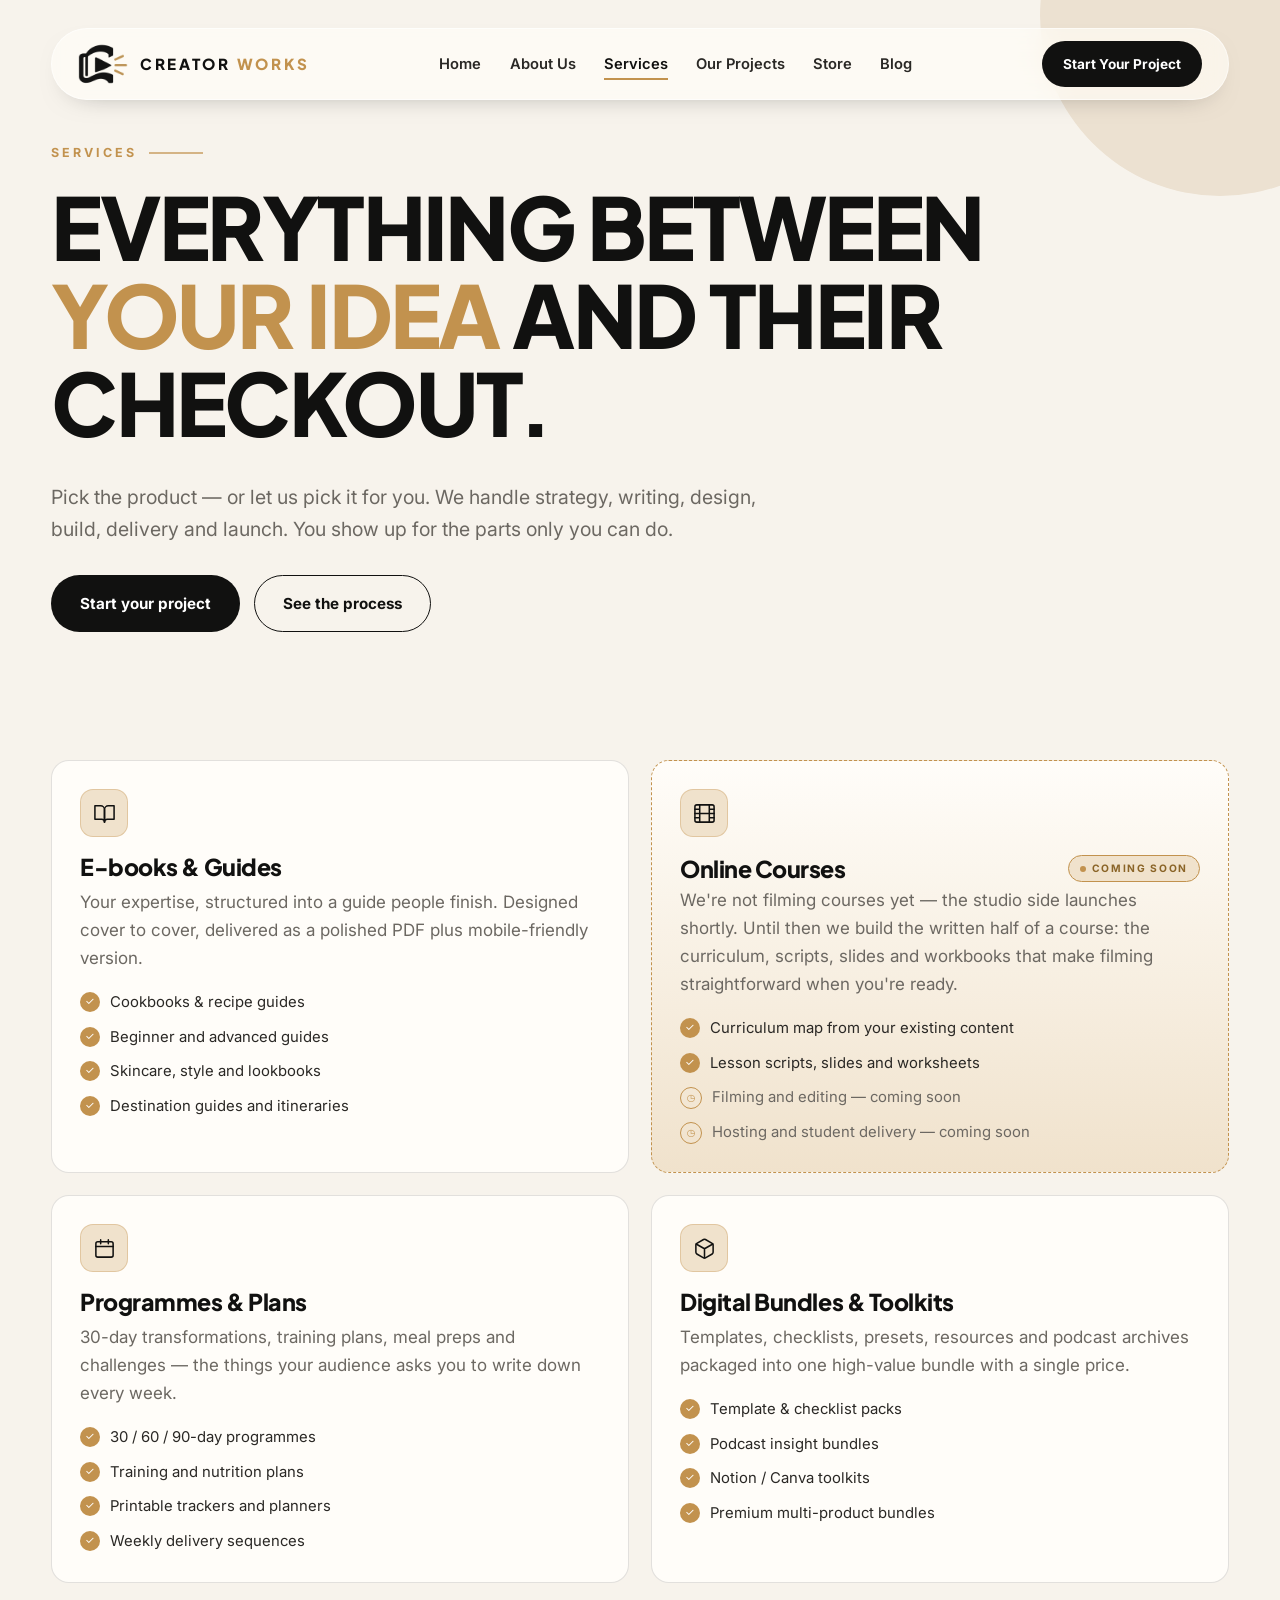
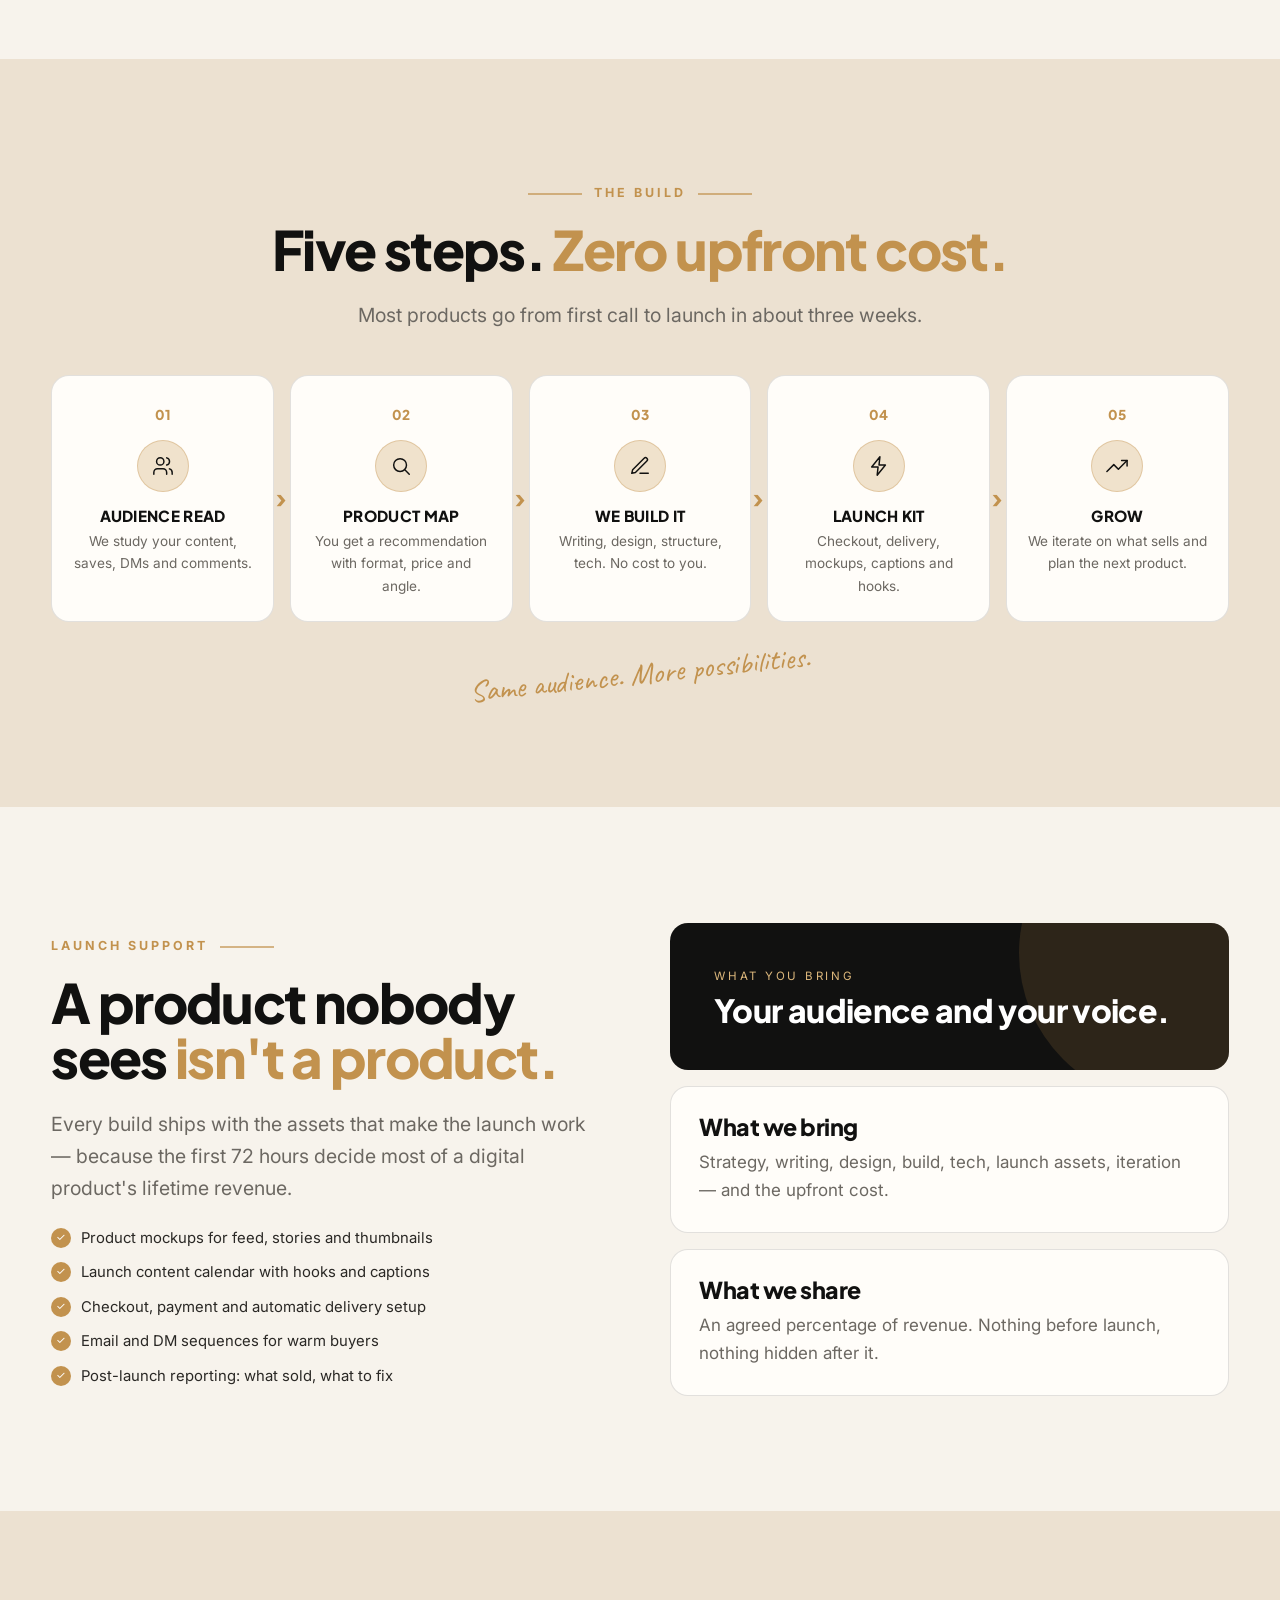
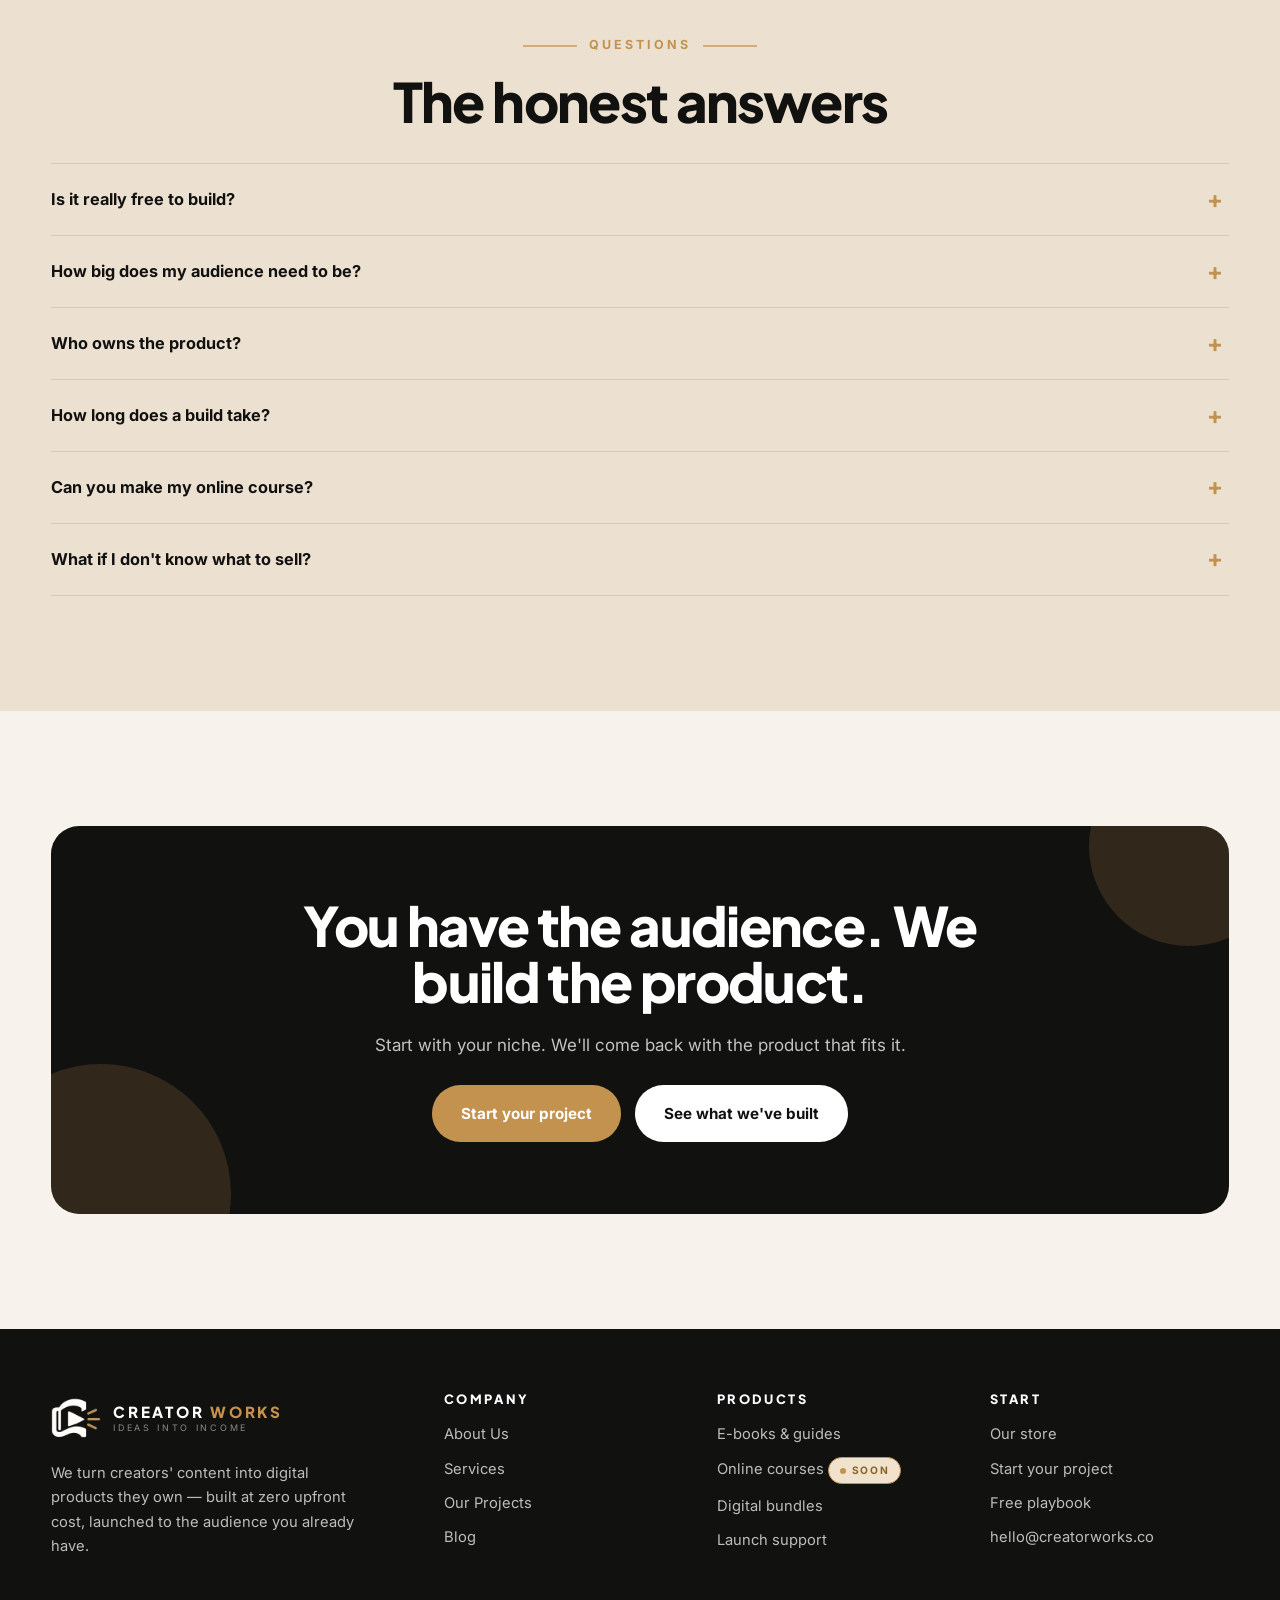
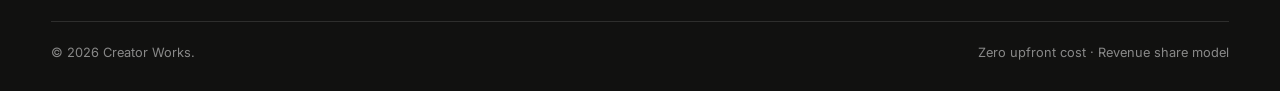
<file: services.html>
<!DOCTYPE html>
<html lang="en">
<head>
<meta charset="utf-8" />
<meta name="viewport" content="width=device-width, initial-scale=1" />
<title>Services — Creator Works</title>
<meta name="description" content="E-books, guides, programmes, podcast bundles and digital toolkits — designed, built and launched for creators at zero upfront cost. Online courses launching soon." />
<link rel="icon" href="assets/img/logo-mark.png" type="image/png" />
<link rel="preconnect" href="https://fonts.googleapis.com" />
<link rel="preconnect" href="https://fonts.gstatic.com" crossorigin />
<link href="https://fonts.googleapis.com/css2?family=Plus+Jakarta+Sans:wght@500;700;800&family=Inter:wght@400;500;600;700&family=Caveat:wght@600;700&display=swap" rel="stylesheet" />
<link rel="stylesheet" href="assets/css/style.css" />
</head>
<body>

<header class="site-header">
  <div class="shell">
    <nav class="nav" aria-label="Main">
      <a class="brand" href="index.html">
        <img class="brand__mark" src="assets/img/logo-mark.png" alt="" />
        <span class="brand__text">
          <span class="brand__name">Creator <em>Works</em></span>
        </span>
      </a>
      <div class="nav__links">
        <a href="index.html">Home</a>
        <a href="about.html">About Us</a>
        <a href="services.html" aria-current="page">Services</a>
        <a href="projects.html">Our Projects</a>
        <a href="store.html">Store</a>
        <a href="blog.html">Blog</a>
      </div>
      <div class="nav__cta">
        <a class="btn btn--sm" href="start.html">Start Your Project</a>
        <button class="nav__toggle" type="button" aria-label="Menu" aria-expanded="false"><span></span></button>
      </div>
    </nav>
  </div>
</header>

<main>

  <section class="page-hero">
    <div class="shell">
      <span class="eyebrow">Services</span>
      <h1>Everything between <span class="gold">your idea</span> and their checkout.</h1>
      <p class="lead">Pick the product — or let us pick it for you. We handle strategy, writing, design, build, delivery and launch. You show up for the parts only you can do.</p>
      <div class="hero__actions">
        <a class="btn" href="start.html">Start your project</a>
        <a class="btn btn--ghost" href="#process">See the process</a>
      </div>
    </div>
  </section>

  <section class="section section--tight">
    <div class="shell">
      <div class="grid grid--2">
        <article class="card reveal" id="ebooks">
          <div class="card__icon"><svg viewBox="0 0 24 24" aria-hidden="true"><path d="M2 4h6a4 4 0 0 1 4 4v13a3 3 0 0 0-3-3H2V4z"/><path d="M22 4h-6a4 4 0 0 0-4 4v13a3 3 0 0 1 3-3h7V4z"/></svg></div>
          <h3>E-books &amp; Guides</h3>
          <p>Your expertise, structured into a guide people finish. Designed cover to cover, delivered as a polished PDF plus mobile-friendly version.</p>
          <ul class="ticks"><li>Cookbooks &amp; recipe guides</li><li>Beginner and advanced guides</li><li>Skincare, style and lookbooks</li><li>Destination guides and itineraries</li></ul>
        </article>
        <article class="card card--soon reveal" id="courses">
          <div class="card__icon"><svg viewBox="0 0 24 24" aria-hidden="true"><rect x="2" y="3" width="20" height="18" rx="2"/><path d="M7 3v18M17 3v18M2 12h20M2 7.5h5M2 16.5h5M17 7.5h5M17 16.5h5"/></svg></div>
          <div class="card__head">
            <h3>Online Courses</h3>
            <span class="soon">Coming soon</span>
          </div>
          <p>We're not filming courses yet — the studio side launches shortly. Until then we build the written half of a course: the curriculum, scripts, slides and workbooks that make filming straightforward when you're ready.</p>
          <ul class="ticks">
            <li>Curriculum map from your existing content</li>
            <li>Lesson scripts, slides and worksheets</li>
            <li class="is-soon">Filming and editing — coming soon</li>
            <li class="is-soon">Hosting and student delivery — coming soon</li>
          </ul>
        </article>
        <article class="card reveal" id="programmes">
          <div class="card__icon"><svg viewBox="0 0 24 24" aria-hidden="true"><rect x="3" y="5" width="18" height="16" rx="2"/><path d="M16 3v4M8 3v4M3 10h18"/></svg></div>
          <h3>Programmes &amp; Plans</h3>
          <p>30-day transformations, training plans, meal preps and challenges — the things your audience asks you to write down every week.</p>
          <ul class="ticks"><li>30 / 60 / 90-day programmes</li><li>Training and nutrition plans</li><li>Printable trackers and planners</li><li>Weekly delivery sequences</li></ul>
        </article>
        <article class="card reveal" id="bundles">
          <div class="card__icon"><svg viewBox="0 0 24 24" aria-hidden="true"><path d="M21 16V8.3a2 2 0 0 0-1-1.7l-7-4a2 2 0 0 0-2 0l-7 4A2 2 0 0 0 3 8.3V16a2 2 0 0 0 1 1.7l7 4a2 2 0 0 0 2 0l7-4A2 2 0 0 0 21 16z"/><path d="M3.3 7.3L12 12.3l8.7-5M12 22V12.3"/></svg></div>
          <h3>Digital Bundles &amp; Toolkits</h3>
          <p>Templates, checklists, presets, resources and podcast archives packaged into one high-value bundle with a single price.</p>
          <ul class="ticks"><li>Template &amp; checklist packs</li><li>Podcast insight bundles</li><li>Notion / Canva toolkits</li><li>Premium multi-product bundles</li></ul>
        </article>
      </div>
    </div>
  </section>

  <section class="section" style="background:var(--sand)" id="process">
    <div class="shell">
      <div class="center" style="margin-bottom:44px">
        <span class="eyebrow eyebrow--center">The build</span>
        <h2>Five steps. <span class="gold">Zero upfront cost.</span></h2>
        <p class="lead">Most products go from first call to launch in about three weeks.</p>
      </div>
      <div class="steps">
        <div class="step reveal"><span class="step__num">01</span><div class="step__icon"><svg viewBox="0 0 24 24" aria-hidden="true"><path d="M16 21v-2a4 4 0 0 0-4-4H6a4 4 0 0 0-4 4v2"/><circle cx="9" cy="7" r="4"/><path d="M22 21v-2a4 4 0 0 0-3-3.9"/><path d="M16 3.1a4 4 0 0 1 0 7.8"/></svg></div><h3>Audience read</h3><p>We study your content, saves, DMs and comments.</p></div>
        <div class="step reveal"><span class="step__num">02</span><div class="step__icon"><svg viewBox="0 0 24 24" aria-hidden="true"><circle cx="11" cy="11" r="7"/><path d="M21 21l-4.3-4.3"/></svg></div><h3>Product map</h3><p>You get a recommendation with format, price and angle.</p></div>
        <div class="step reveal"><span class="step__num">03</span><div class="step__icon"><svg viewBox="0 0 24 24" aria-hidden="true"><path d="M12 20h9"/><path d="M16.5 3.5a2.1 2.1 0 0 1 3 3L7 19l-4 1 1-4 12.5-12.5z"/></svg></div><h3>We build it</h3><p>Writing, design, structure, tech. No cost to you.</p></div>
        <div class="step reveal"><span class="step__num">04</span><div class="step__icon"><svg viewBox="0 0 24 24" aria-hidden="true"><path d="M13 2L4 13h7l-1 9 9-11h-7l1-9z"/></svg></div><h3>Launch kit</h3><p>Checkout, delivery, mockups, captions and hooks.</p></div>
        <div class="step reveal"><span class="step__num">05</span><div class="step__icon"><svg viewBox="0 0 24 24" aria-hidden="true"><path d="M23 6l-9.5 9.5-5-5L1 18"/><path d="M17 6h6v6"/></svg></div><h3>Grow</h3><p>We iterate on what sells and plan the next product.</p></div>
      </div>
      <div class="center" style="margin-top:36px"><span class="hand">Same audience. More possibilities.</span></div>
    </div>
  </section>

  <section class="section" id="launch">
    <div class="shell">
      <div class="grid grid--2" style="align-items:center;gap:clamp(28px,5vw,60px)">
        <div class="reveal">
          <span class="eyebrow">Launch support</span>
          <h2>A product nobody sees <span class="gold">isn't a product.</span></h2>
          <p class="lead">Every build ships with the assets that make the launch work — because the first 72 hours decide most of a digital product's lifetime revenue.</p>
          <ul class="ticks">
            <li>Product mockups for feed, stories and thumbnails</li>
            <li>Launch content calendar with hooks and captions</li>
            <li>Checkout, payment and automatic delivery setup</li>
            <li>Email and DM sequences for warm buyers</li>
            <li>Post-launch reporting: what sold, what to fix</li>
          </ul>
        </div>
        <div class="grid reveal" style="gap:16px">
          <div class="banner" style="border-radius:var(--radius)">
            <div>
              <div class="banner__label">What you bring</div>
              <h3>Your audience and your voice.</h3>
            </div>
          </div>
          <div class="card">
            <h3>What we bring</h3>
            <p>Strategy, writing, design, build, tech, launch assets, iteration — and the upfront cost.</p>
          </div>
          <div class="card">
            <h3>What we share</h3>
            <p>An agreed percentage of revenue. Nothing before launch, nothing hidden after it.</p>
          </div>
        </div>
      </div>
    </div>
  </section>

  <section class="section" style="background:var(--sand)">
    <div class="shell">
      <div class="center" style="margin-bottom:34px">
        <span class="eyebrow eyebrow--center">Questions</span>
        <h2>The honest answers</h2>
      </div>
      <div class="faq reveal">
        <div class="faq__item">
          <button class="faq__q" type="button" aria-expanded="false">Is it really free to build?</button>
          <div class="faq__a"><p>Yes. There is no creation fee, deposit or retainer. We cover strategy, writing, design and build, and we earn through an agreed share of the revenue the product makes. If it never sells, you never pay.</p></div>
        </div>
        <div class="faq__item">
          <button class="faq__q" type="button" aria-expanded="false">How big does my audience need to be?</button>
          <div class="faq__a"><p>There's no hard number. An engaged 8,000 who ask you questions daily is worth more than a passive 400,000. We look at saves, DMs and comments before follower count.</p></div>
        </div>
        <div class="faq__item">
          <button class="faq__q" type="button" aria-expanded="false">Who owns the product?</button>
          <div class="faq__a"><p>You do. It carries your name and your brand. The revenue share is a commercial agreement, not a claim on your audience, your content or your channels.</p></div>
        </div>
        <div class="faq__item">
          <button class="faq__q" type="button" aria-expanded="false">How long does a build take?</button>
          <div class="faq__a"><p>An e-book or guide usually takes 2–3 weeks. Programmes take about 3 weeks. Bundles and toolkits sit in between. Course builds open when our studio launches — join the waitlist and we'll book you in first.</p></div>
        </div>
        <div class="faq__item">
          <button class="faq__q" type="button" aria-expanded="false">Can you make my online course?</button>
          <div class="faq__a"><p>Not yet — we're not filming courses at the moment, and our studio launches shortly. We can start the written half now (curriculum, scripts, slides and workbooks) so filming is quick when we open, or build you an e-book or programme first and keep the course for phase two. Tell us on the brief and we'll put you on the waitlist.</p></div>
        </div>
        <div class="faq__item">
          <button class="faq__q" type="button" aria-expanded="false">What if I don't know what to sell?</button>
          <div class="faq__a"><p>That's the normal starting point. Tell us your niche and what people keep asking for — the product map comes back to you free, before any commitment.</p></div>
        </div>
      </div>
    </div>
  </section>

  <section class="section">
    <div class="shell">
      <div class="cta reveal">
        <h2>You have the audience. We build the product.</h2>
        <p>Start with your niche. We'll come back with the product that fits it.</p>
        <div class="btn-group">
          <a class="btn btn--gold" href="start.html">Start your project</a>
          <a class="btn btn--light" href="projects.html">See what we've built</a>
        </div>
      </div>
    </div>
  </section>

</main>

<footer class="site-footer">
  <div class="shell">
    <div class="footer__grid">
      <div class="footer__brand">
        <a class="brand" href="index.html">
          <img class="brand__mark" src="assets/img/logo-mark-light.png" alt="" />
          <span class="brand__text">
            <span class="brand__name">Creator <em>Works</em></span>
            <span class="brand__tag">Ideas Into Income</span>
          </span>
        </a>
        <p>We turn creators' content into digital products they own — built at zero upfront cost, launched to the audience you already have.</p>
      </div>
      <div>
        <h4>Company</h4>
        <div class="footer__links">
          <a href="about.html">About Us</a>
          <a href="services.html">Services</a>
          <a href="projects.html">Our Projects</a>
          <a href="blog.html">Blog</a>
        </div>
      </div>
      <div>
        <h4>Products</h4>
        <div class="footer__links">
          <a href="services.html#ebooks">E-books &amp; guides</a>
          <a href="services.html#courses">Online courses <span class="soon">Soon</span></a>
          <a href="services.html#bundles">Digital bundles</a>
          <a href="services.html#launch">Launch support</a>
        </div>
      </div>
      <div>
        <h4>Start</h4>
        <div class="footer__links">
          <a href="store.html">Our store</a>
          <a href="start.html">Start your project</a>
          <a href="playbook.html">Free playbook</a>
          <a href="mailto:hello@creatorworks.co">hello@creatorworks.co</a>
        </div>
      </div>
    </div>
    <div class="footer__bottom">
      <span>&copy; <span data-year>2026</span> Creator Works.</span>
      <span>Zero upfront cost · Revenue share model</span>
    </div>
  </div>
</footer>

<script src="assets/js/main.js"></script>
</body>
</html>
</file>
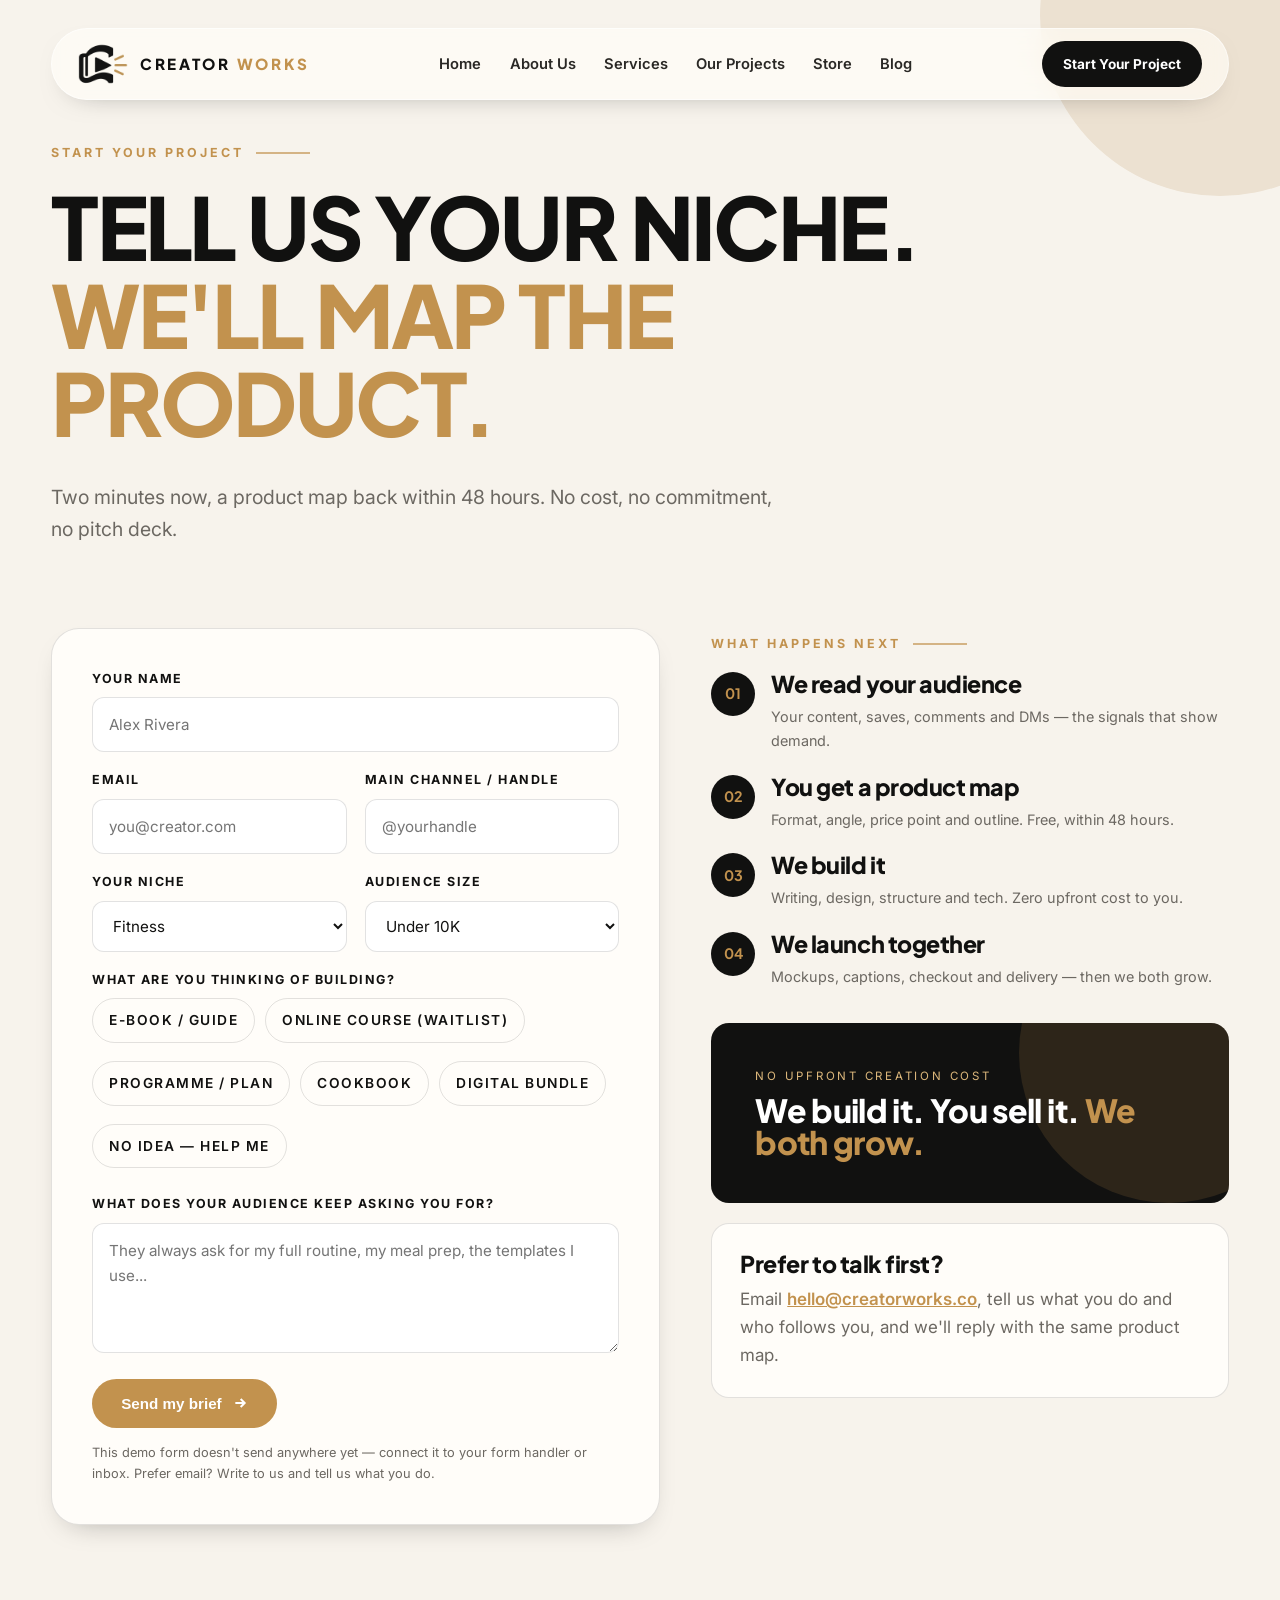
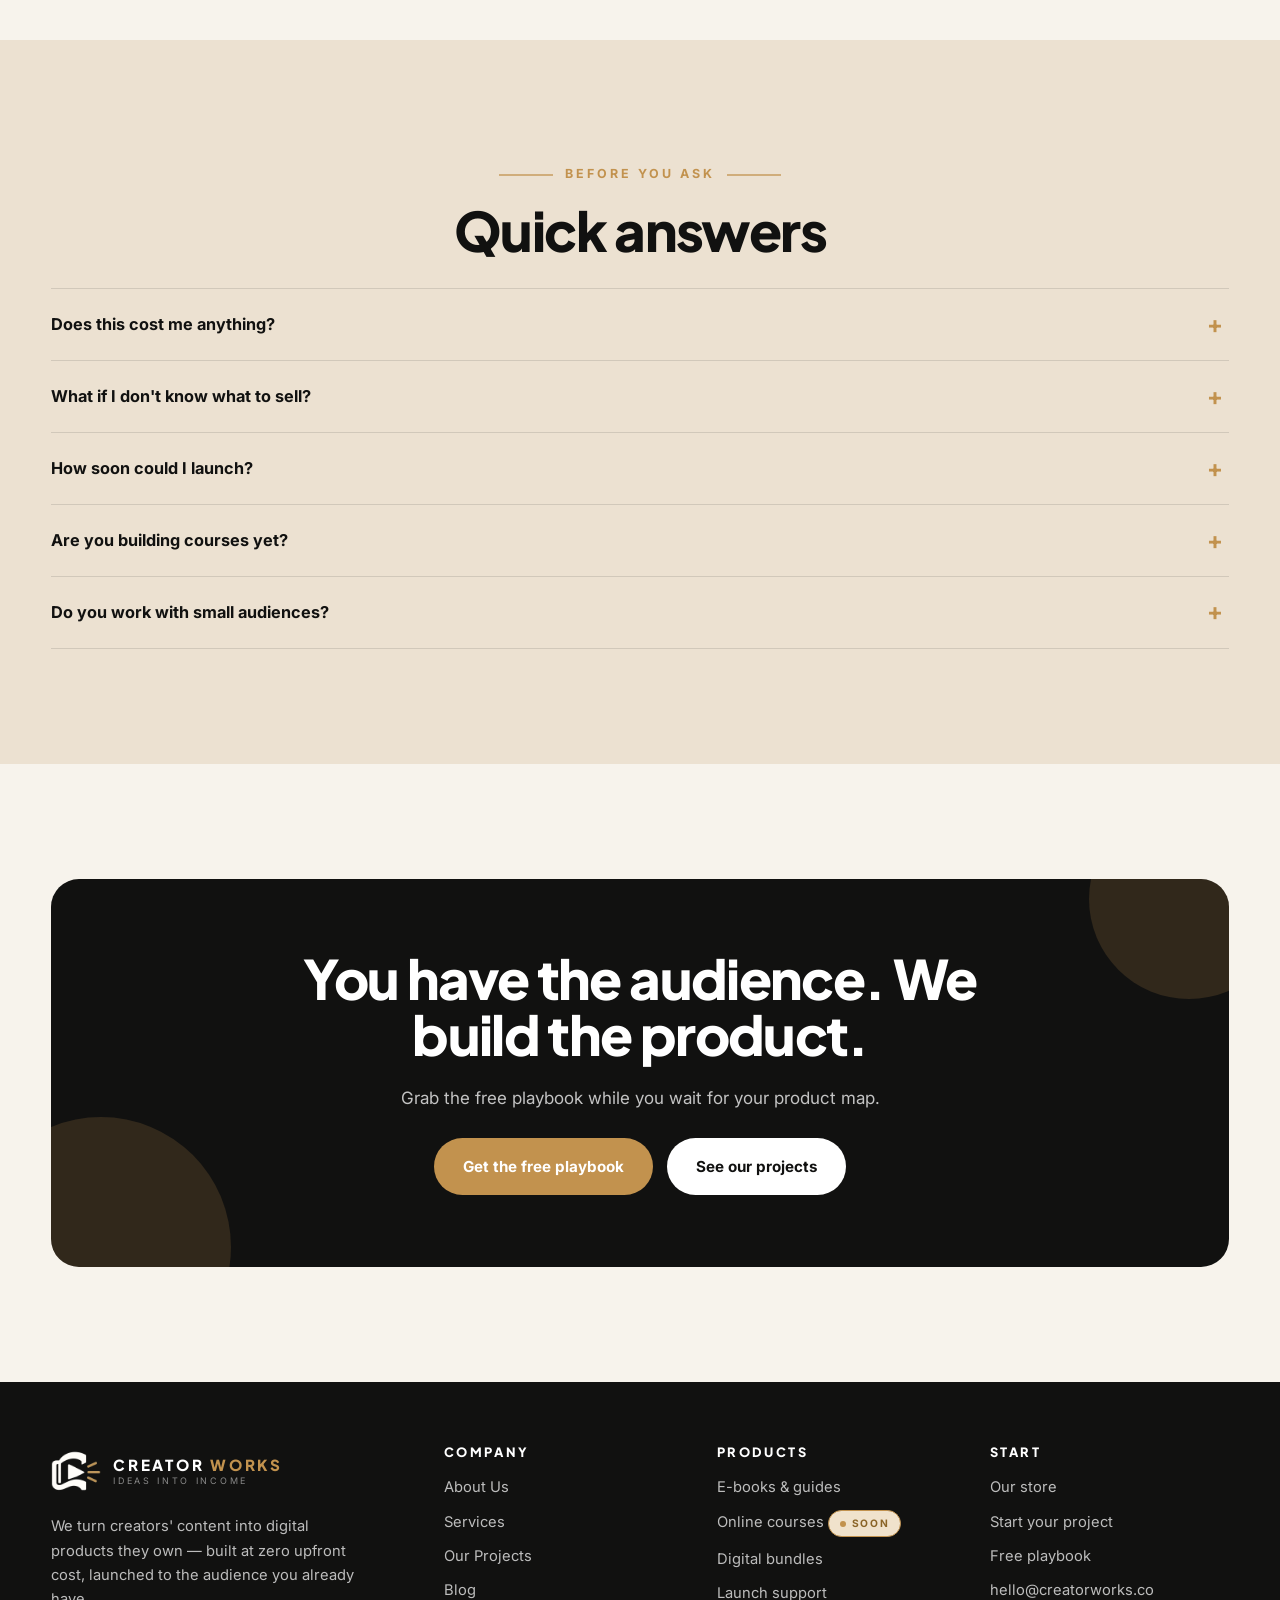
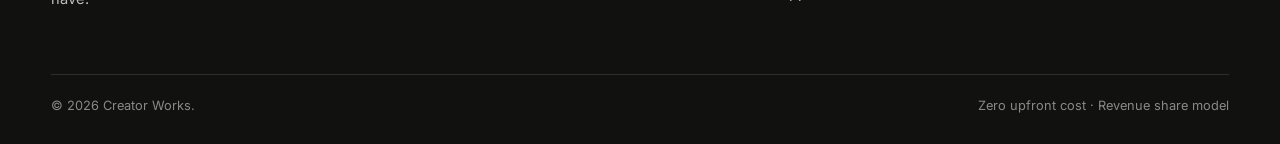
<file: start.html>
<!DOCTYPE html>
<html lang="en">
<head>
<meta charset="utf-8" />
<meta name="viewport" content="width=device-width, initial-scale=1" />
<title>Start Your Project — Creator Works</title>
<meta name="description" content="Tell us your niche and your audience. We map your digital product and build it at zero upfront cost. Reply within 48 hours." />
<link rel="icon" href="assets/img/logo-mark.png" type="image/png" />
<link rel="preconnect" href="https://fonts.googleapis.com" />
<link rel="preconnect" href="https://fonts.gstatic.com" crossorigin />
<link href="https://fonts.googleapis.com/css2?family=Plus+Jakarta+Sans:wght@500;700;800&family=Inter:wght@400;500;600;700&family=Caveat:wght@600;700&display=swap" rel="stylesheet" />
<link rel="stylesheet" href="assets/css/style.css" />
</head>
<body>

<header class="site-header">
  <div class="shell">
    <nav class="nav" aria-label="Main">
      <a class="brand" href="index.html">
        <img class="brand__mark" src="assets/img/logo-mark.png" alt="" />
        <span class="brand__text">
          <span class="brand__name">Creator <em>Works</em></span>
        </span>
      </a>
      <div class="nav__links">
        <a href="index.html">Home</a>
        <a href="about.html">About Us</a>
        <a href="services.html">Services</a>
        <a href="projects.html">Our Projects</a>
        <a href="store.html">Store</a>
        <a href="blog.html">Blog</a>
      </div>
      <div class="nav__cta">
        <a class="btn btn--sm" href="start.html" aria-current="page">Start Your Project</a>
        <button class="nav__toggle" type="button" aria-label="Menu" aria-expanded="false"><span></span></button>
      </div>
    </nav>
  </div>
</header>

<main>

  <section class="page-hero">
    <div class="shell">
      <span class="eyebrow">Start Your Project</span>
      <h1>Tell us your niche. <span class="gold">We'll map the product.</span></h1>
      <p class="lead">Two minutes now, a product map back within 48 hours. No cost, no commitment, no pitch deck.</p>
    </div>
  </section>

  <section class="section" style="padding-top:10px">
    <div class="shell">
      <div class="form-wrap">
        <form class="form reveal" data-brief-form novalidate>
          <div class="form__success" role="status" aria-live="polite"></div>

          <div class="field">
            <label for="name">Your name</label>
            <input id="name" name="name" type="text" placeholder="Alex Rivera" required />
          </div>

          <div class="grid grid--2" style="gap:18px">
            <div class="field">
              <label for="email">Email</label>
              <input id="email" name="email" type="email" placeholder="you@creator.com" required />
            </div>
            <div class="field">
              <label for="handle">Main channel / handle</label>
              <input id="handle" name="handle" type="text" placeholder="@yourhandle" />
            </div>
          </div>

          <div class="grid grid--2" style="gap:18px">
            <div class="field">
              <label for="niche">Your niche</label>
              <select id="niche" name="niche">
                <option>Fitness</option>
                <option>Food &amp; Cooking</option>
                <option>Podcasting</option>
                <option>Beauty &amp; Fashion</option>
                <option>Business / Education</option>
                <option>Travel / Lifestyle</option>
                <option>Something else</option>
              </select>
            </div>
            <div class="field">
              <label for="audience">Audience size</label>
              <select id="audience" name="audience">
                <option>Under 10K</option>
                <option>10K – 50K</option>
                <option>50K – 250K</option>
                <option>250K – 1M</option>
                <option>1M+</option>
              </select>
            </div>
          </div>

          <div class="field">
            <label>What are you thinking of building?</label>
            <div class="chips">
              <label class="chip"><input type="checkbox" name="product" value="ebook" /><span>E-book / guide</span></label>
              <label class="chip"><input type="checkbox" name="product" value="course" /><span>Online course (waitlist)</span></label>
              <label class="chip"><input type="checkbox" name="product" value="programme" /><span>Programme / plan</span></label>
              <label class="chip"><input type="checkbox" name="product" value="cookbook" /><span>Cookbook</span></label>
              <label class="chip"><input type="checkbox" name="product" value="bundle" /><span>Digital bundle</span></label>
              <label class="chip"><input type="checkbox" name="product" value="unsure" /><span>No idea — help me</span></label>
            </div>
          </div>

          <div class="field">
            <label for="signals">What does your audience keep asking you for?</label>
            <textarea id="signals" name="signals" placeholder="They always ask for my full routine, my meal prep, the templates I use..."></textarea>
          </div>

          <button class="btn btn--gold" type="submit">Send my brief <svg width="16" height="16" viewBox="0 0 24 24" fill="none" stroke="currentColor" stroke-width="3"><path d="M5 12h14M13 6l6 6-6 6"/></svg></button>
          <p class="form__note">This demo form doesn't send anywhere yet — connect it to your form handler or inbox. Prefer email? Write to us and tell us what you do.</p>
        </form>

        <aside class="reveal">
          <span class="eyebrow">What happens next</span>
          <ol class="timeline" style="margin-bottom:34px">
            <li><b>01</b><div><h3>We read your audience</h3><p>Your content, saves, comments and DMs — the signals that show demand.</p></div></li>
            <li><b>02</b><div><h3>You get a product map</h3><p>Format, angle, price point and outline. Free, within 48 hours.</p></div></li>
            <li><b>03</b><div><h3>We build it</h3><p>Writing, design, structure and tech. Zero upfront cost to you.</p></div></li>
            <li><b>04</b><div><h3>We launch together</h3><p>Mockups, captions, checkout and delivery — then we both grow.</p></div></li>
          </ol>

          <div class="banner" style="border-radius:var(--radius)">
            <div>
              <div class="banner__label">No upfront creation cost</div>
              <h3>We build it. You sell it. <span class="gold">We both grow.</span></h3>
            </div>
          </div>

          <div class="card" style="margin-top:20px">
            <h3>Prefer to talk first?</h3>
            <p>Email <a href="mailto:hello@creatorworks.co" style="color:var(--gold);font-weight:600">hello@creatorworks.co</a>, tell us what you do and who follows you, and we'll reply with the same product map.</p>
          </div>
        </aside>
      </div>
    </div>
  </section>

  <section class="section" style="background:var(--sand)">
    <div class="shell">
      <div class="center" style="margin-bottom:30px">
        <span class="eyebrow eyebrow--center">Before you ask</span>
        <h2>Quick answers</h2>
      </div>
      <div class="faq reveal">
        <div class="faq__item">
          <button class="faq__q" type="button" aria-expanded="false">Does this cost me anything?</button>
          <div class="faq__a"><p>No. The product map is free and the build has no upfront cost. We earn an agreed share of the revenue once the product sells.</p></div>
        </div>
        <div class="faq__item">
          <button class="faq__q" type="button" aria-expanded="false">What if I don't know what to sell?</button>
          <div class="faq__a"><p>Tick "No idea — help me". That's the most common answer, and it's exactly what the product map is for.</p></div>
        </div>
        <div class="faq__item">
          <button class="faq__q" type="button" aria-expanded="false">How soon could I launch?</button>
          <div class="faq__a"><p>Most creators launch 3–4 weeks after the first call. Courses are on the waitlist while our studio gets going — we'll usually suggest starting with a guide or programme and adding the course after.</p></div>
        </div>
        <div class="faq__item">
          <button class="faq__q" type="button" aria-expanded="false">Are you building courses yet?</button>
          <div class="faq__a"><p>Not yet — filming starts soon. Tick "Online course (waitlist)" and we'll hold your place, and we can build the curriculum, scripts and workbooks in the meantime.</p></div>
        </div>
        <div class="faq__item">
          <button class="faq__q" type="button" aria-expanded="false">Do you work with small audiences?</button>
          <div class="faq__a"><p>Yes — engagement matters more than follower count. If people ask you questions, you have something to sell.</p></div>
        </div>
      </div>
    </div>
  </section>

  <section class="section">
    <div class="shell">
      <div class="cta reveal">
        <h2>You have the audience. We build the product.</h2>
        <p>Grab the free playbook while you wait for your product map.</p>
        <div class="btn-group">
          <a class="btn btn--gold" href="playbook.html">Get the free playbook</a>
          <a class="btn btn--light" href="projects.html">See our projects</a>
        </div>
      </div>
    </div>
  </section>

</main>

<footer class="site-footer">
  <div class="shell">
    <div class="footer__grid">
      <div class="footer__brand">
        <a class="brand" href="index.html">
          <img class="brand__mark" src="assets/img/logo-mark-light.png" alt="" />
          <span class="brand__text">
            <span class="brand__name">Creator <em>Works</em></span>
            <span class="brand__tag">Ideas Into Income</span>
          </span>
        </a>
        <p>We turn creators' content into digital products they own — built at zero upfront cost, launched to the audience you already have.</p>
      </div>
      <div>
        <h4>Company</h4>
        <div class="footer__links">
          <a href="about.html">About Us</a>
          <a href="services.html">Services</a>
          <a href="projects.html">Our Projects</a>
          <a href="blog.html">Blog</a>
        </div>
      </div>
      <div>
        <h4>Products</h4>
        <div class="footer__links">
          <a href="services.html#ebooks">E-books &amp; guides</a>
          <a href="services.html#courses">Online courses <span class="soon">Soon</span></a>
          <a href="services.html#bundles">Digital bundles</a>
          <a href="services.html#launch">Launch support</a>
        </div>
      </div>
      <div>
        <h4>Start</h4>
        <div class="footer__links">
          <a href="store.html">Our store</a>
          <a href="start.html">Start your project</a>
          <a href="playbook.html">Free playbook</a>
          <a href="mailto:hello@creatorworks.co">hello@creatorworks.co</a>
        </div>
      </div>
    </div>
    <div class="footer__bottom">
      <span>&copy; <span data-year>2026</span> Creator Works.</span>
      <span>Zero upfront cost · Revenue share model</span>
    </div>
  </div>
</footer>

<script src="assets/js/main.js"></script>
</body>
</html>
</file>
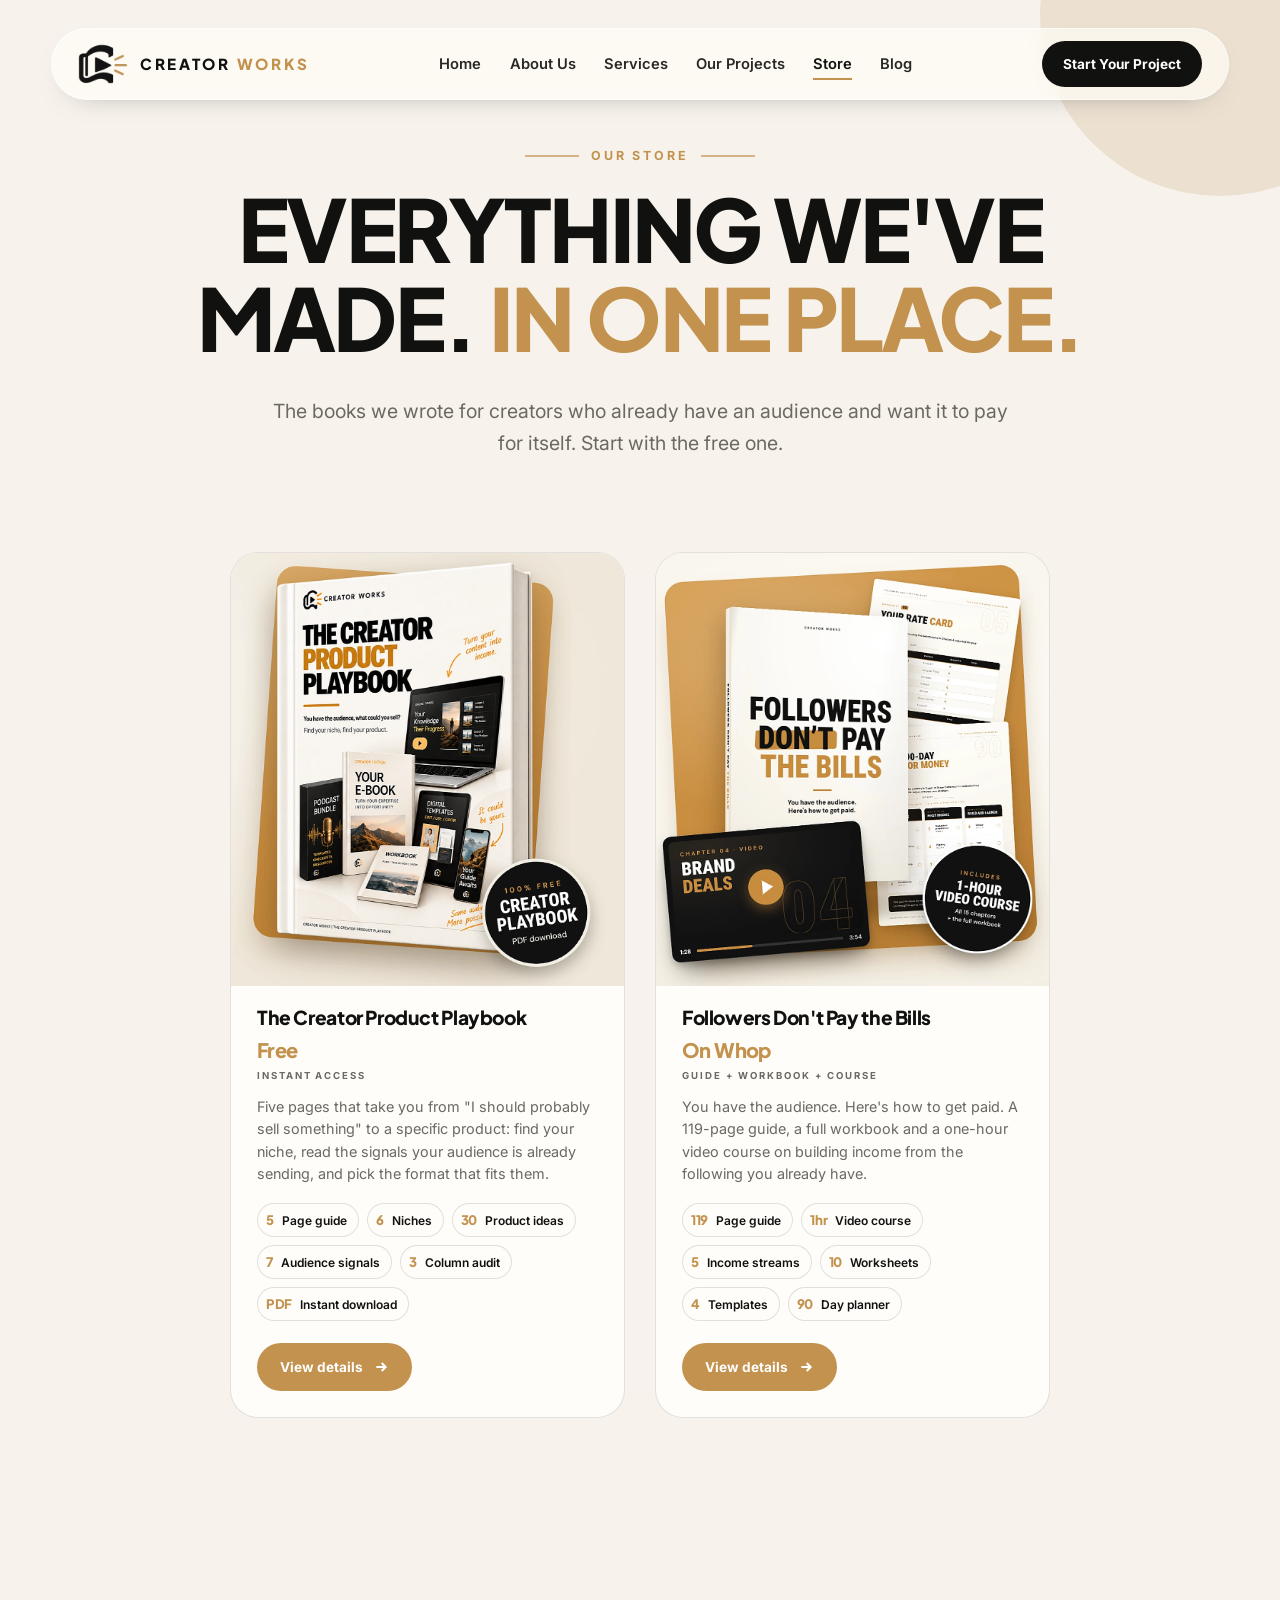
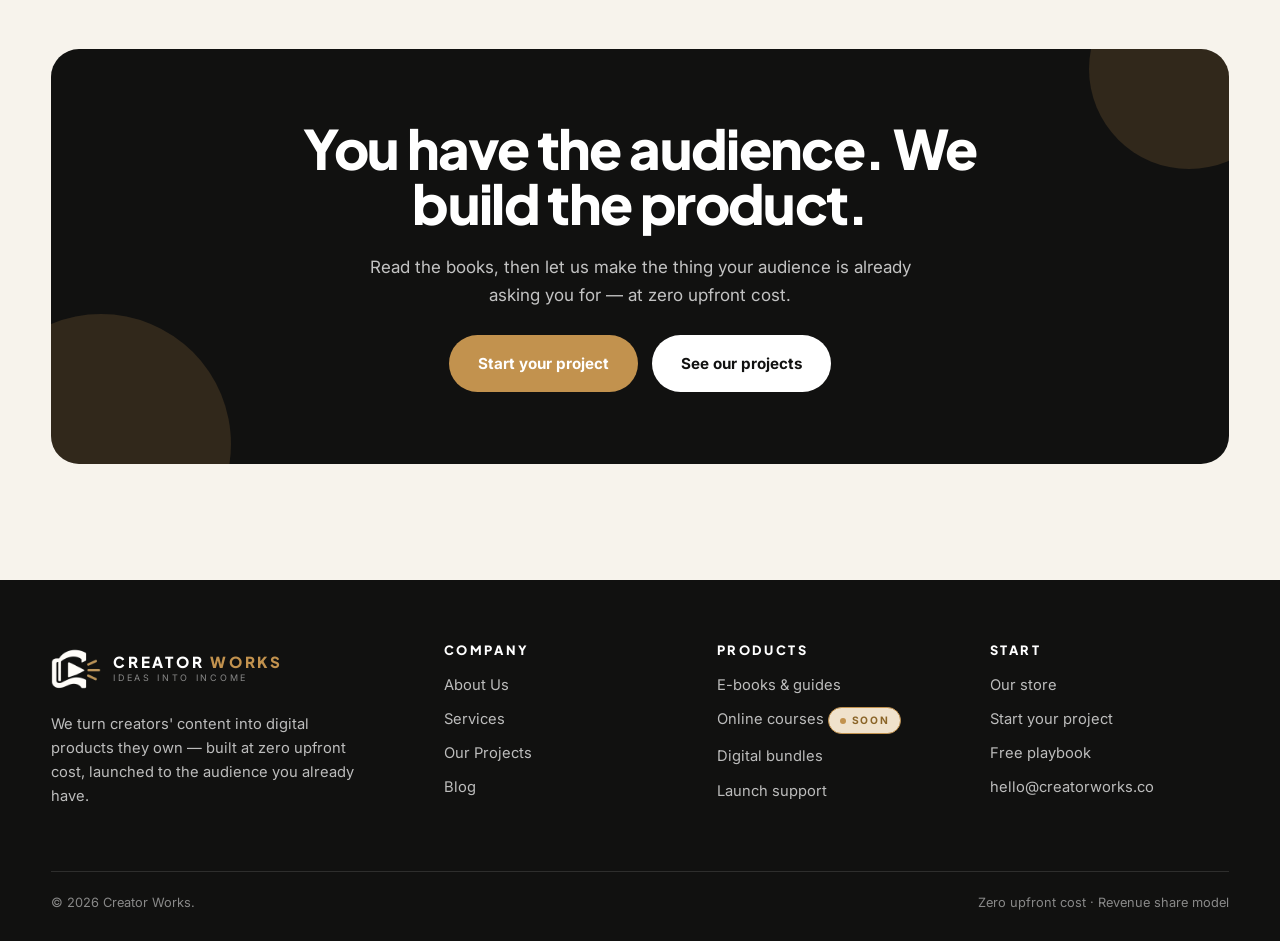
<file: store.html>
<!DOCTYPE html>
<html lang="en">
<head>
<meta charset="utf-8" />
<meta name="viewport" content="width=device-width, initial-scale=1" />
<title>Our Store — Creator Works</title>
<meta name="description" content="Every Creator Works product in one place: the free Creator Product Playbook and Followers Don't Pay the Bills. Read first, build second." />
<link rel="icon" href="assets/img/logo-mark.png" type="image/png" />
<link rel="preconnect" href="https://fonts.googleapis.com" />
<link rel="preconnect" href="https://fonts.gstatic.com" crossorigin />
<link href="https://fonts.googleapis.com/css2?family=Plus+Jakarta+Sans:wght@500;700;800&family=Inter:wght@400;500;600;700&family=Caveat:wght@600;700&display=swap" rel="stylesheet" />
<link rel="stylesheet" href="assets/css/style.css" />
</head>
<body>

<header class="site-header">
  <div class="shell">
    <nav class="nav" aria-label="Main">
      <a class="brand" href="index.html">
        <img class="brand__mark" src="assets/img/logo-mark.png" alt="" />
        <span class="brand__text">
          <span class="brand__name">Creator <em>Works</em></span>
        </span>
      </a>
      <div class="nav__links">
        <a href="index.html">Home</a>
        <a href="about.html">About Us</a>
        <a href="services.html">Services</a>
        <a href="projects.html">Our Projects</a>
        <a href="store.html" aria-current="page">Store</a>
        <a href="blog.html">Blog</a>
      </div>
      <div class="nav__cta">
        <a class="btn btn--sm" href="start.html">Start Your Project</a>
        <button class="nav__toggle" type="button" aria-label="Menu" aria-expanded="false"><span></span></button>
      </div>
    </nav>
  </div>
</header>

<main>

  <section class="page-hero page-hero--center center">
    <div class="shell">
      <span class="eyebrow eyebrow--center">Our Store</span>
      <h1>Everything we've made. <span class="gold">In one place.</span></h1>
      <p class="lead">The books we wrote for creators who already have an audience and want it to pay for itself. Start with the free one.</p>
    </div>
  </section>

  <section class="section" style="padding-top:20px">
    <div class="shell">
      <div class="shelf">

        <article class="product reveal">
          <a class="product__link" href="playbook.html">The Creator Product Playbook — details</a>
          <div class="product__cover product__cover--light">
            <img class="product__shot" src="assets/img/playbook-stack.webp" width="1100" height="1241"
                 alt="The Creator Product Playbook — cover showing an e-book, workbook, podcast bundle, digital templates and an online course on a laptop, tablet and phone." />
          </div>
          <div class="product__body">
            <div class="product__head">
              <h3>The Creator Product Playbook</h3>
              <span class="product__price">Free<small>Instant access</small></span>
            </div>
            <p>Five pages that take you from "I should probably sell something" to a specific product: find your niche, read the signals your audience is already sending, and pick the format that fits them.</p>
            <ul class="specs specs--tight">
              <li><b>5</b> Page guide</li>
              <li><b>6</b> Niches</li>
              <li><b>30</b> Product ideas</li>
              <li><b>7</b> Audience signals</li>
              <li><b>3</b> Column audit</li>
              <li><b>PDF</b> Instant download</li>
            </ul>
            <div class="product__actions">
              <a class="btn btn--gold" href="playbook.html">View details <svg width="16" height="16" viewBox="0 0 24 24" fill="none" stroke="currentColor" stroke-width="3"><path d="M5 12h14M13 6l6 6-6 6"/></svg></a>
            </div>
          </div>
        </article>

        <article class="product reveal">
          <a class="product__link" href="followers.html">Followers Don't Pay the Bills — details</a>
          <div class="product__cover product__cover--light">
            <img class="product__shot" src="assets/img/followers-stack.webp" width="1100" height="1135"
                 alt="Followers Don't Pay the Bills — the 119-page guide, the rate card and 90-day planner worksheets, and the chapter 4 video on brand deals." />
          </div>
          <div class="product__body">
            <div class="product__head">
              <h3>Followers Don't Pay the Bills</h3>
              <span class="product__price">On Whop<small>Guide + workbook + course</small></span>
            </div>
            <p>You have the audience. Here's how to get paid. A 119-page guide, a full workbook and a one-hour video course on building income from the following you already have.</p>
            <ul class="specs specs--tight">
              <li><b>119</b> Page guide</li>
              <li><b>1hr</b> Video course</li>
              <li><b>5</b> Income streams</li>
              <li><b>10</b> Worksheets</li>
              <li><b>4</b> Templates</li>
              <li><b>90</b> Day planner</li>
            </ul>
            <div class="product__actions">
              <a class="btn btn--gold" href="followers.html">View details <svg width="16" height="16" viewBox="0 0 24 24" fill="none" stroke="currentColor" stroke-width="3"><path d="M5 12h14M13 6l6 6-6 6"/></svg></a>
            </div>
          </div>
        </article>

      </div>
    </div>
  </section>

  <section class="section">
    <div class="shell">
      <div class="cta reveal">
        <h2>You have the audience. We build the product.</h2>
        <p>Read the books, then let us make the thing your audience is already asking you for — at zero upfront cost.</p>
        <div class="btn-group">
          <a class="btn btn--gold" href="start.html">Start your project</a>
          <a class="btn btn--light" href="projects.html">See our projects</a>
        </div>
      </div>
    </div>
  </section>

</main>

<footer class="site-footer">
  <div class="shell">
    <div class="footer__grid">
      <div class="footer__brand">
        <a class="brand" href="index.html">
          <img class="brand__mark" src="assets/img/logo-mark-light.png" alt="" />
          <span class="brand__text">
            <span class="brand__name">Creator <em>Works</em></span>
            <span class="brand__tag">Ideas Into Income</span>
          </span>
        </a>
        <p>We turn creators' content into digital products they own — built at zero upfront cost, launched to the audience you already have.</p>
      </div>
      <div>
        <h4>Company</h4>
        <div class="footer__links">
          <a href="about.html">About Us</a>
          <a href="services.html">Services</a>
          <a href="projects.html">Our Projects</a>
          <a href="blog.html">Blog</a>
        </div>
      </div>
      <div>
        <h4>Products</h4>
        <div class="footer__links">
          <a href="services.html#ebooks">E-books &amp; guides</a>
          <a href="services.html#courses">Online courses <span class="soon">Soon</span></a>
          <a href="services.html#bundles">Digital bundles</a>
          <a href="services.html#launch">Launch support</a>
        </div>
      </div>
      <div>
        <h4>Start</h4>
        <div class="footer__links">
          <a href="store.html">Our store</a>
          <a href="start.html">Start your project</a>
          <a href="playbook.html">Free playbook</a>
          <a href="mailto:hello@creatorworks.co">hello@creatorworks.co</a>
        </div>
      </div>
    </div>
    <div class="footer__bottom">
      <span>&copy; <span data-year>2026</span> Creator Works.</span>
      <span>Zero upfront cost · Revenue share model</span>
    </div>
  </div>
</footer>

<script src="assets/js/main.js"></script>
</body>
</html>
</file>
<file: assets/css/style.css>
/* ==========================================================================
   Creator Works — Create. Build. Impact.
   Brand: ink black + gold + cream. Heavy display type, handwritten accents.
   ========================================================================== */

:root {
  --ink: #111110;
  --ink-soft: #2a2825;
  --gold: #c2924e;
  --gold-light: #ddb87c;
  --gold-wash: #f0e2cc;
  --cream: #f7f3ec;
  --sand: #ece1d1;
  --paper: #fffdf9;
  --muted: #6c6862;
  --line: rgba(17, 17, 16, 0.12);

  --font-display: "Plus Jakarta Sans", "Segoe UI", system-ui, sans-serif;
  --font-body: "Inter", system-ui, -apple-system, sans-serif;
  --font-hand: "Caveat", cursive;

  --header-h: 90px;
  --shell: min(1200px, 92vw);
  --radius: 18px;
  --radius-lg: 28px;
  --shadow: 0 24px 60px -30px rgba(17, 17, 16, 0.45);
  --shadow-soft: 0 12px 30px -18px rgba(17, 17, 16, 0.4);
  --ease: cubic-bezier(0.2, 0.7, 0.2, 1);
}

* { box-sizing: border-box; }

html { scroll-behavior: smooth; }

body {
  margin: 0;
  background: var(--cream);
  color: var(--ink);
  font-family: var(--font-body);
  font-size: 17px;
  line-height: 1.65;
  -webkit-font-smoothing: antialiased;
  overflow-x: hidden;
}

img { max-width: 100%; display: block; }
a { color: inherit; }

h1, h2, h3, h4 {
  font-family: var(--font-display);
  font-weight: 800;
  letter-spacing: -0.03em;
  line-height: 1.02;
  margin: 0 0 0.4em;
}

h1 { font-size: clamp(2.8rem, 7.5vw, 5.4rem); text-transform: uppercase; }
h2 { font-size: clamp(2rem, 4.6vw, 3.4rem); }
h3 { font-size: clamp(1.15rem, 2vw, 1.45rem); letter-spacing: -0.02em; }
p { margin: 0 0 1.1em; }

.gold { color: var(--gold); }
.shell { width: var(--shell); margin-inline: auto; }
.section { padding: clamp(64px, 9vw, 130px) 0; position: relative; }
.section--tight { padding-block: clamp(48px, 6vw, 80px); }
.center { text-align: center; }
.lead { font-size: clamp(1.05rem, 1.6vw, 1.22rem); color: var(--muted); max-width: 62ch; }
.center .lead { margin-inline: auto; }

/* ---------- eyebrow + handwriting ---------- */
.eyebrow {
  display: inline-flex;
  align-items: center;
  gap: 12px;
  font-size: 0.78rem;
  font-weight: 700;
  letter-spacing: 0.24em;
  text-transform: uppercase;
  color: var(--gold);
  margin-bottom: 18px;
}
.eyebrow::after {
  content: "";
  width: 54px;
  height: 2px;
  background: var(--gold);
  opacity: 0.65;
}
.eyebrow--center::before {
  content: "";
  width: 54px;
  height: 2px;
  background: var(--gold);
  opacity: 0.65;
}

.hand {
  font-family: var(--font-hand);
  color: var(--gold);
  font-size: clamp(1.4rem, 2.4vw, 1.9rem);
  line-height: 1.1;
  transform: rotate(-6deg);
  display: inline-block;
}

/* ---------- buttons ---------- */
.btn {
  --btn-bg: var(--ink);
  --btn-fg: #fff;
  display: inline-flex;
  align-items: center;
  gap: 10px;
  padding: 15px 28px;
  border-radius: 999px;
  background: var(--btn-bg);
  color: var(--btn-fg);
  font-weight: 700;
  font-size: 0.95rem;
  text-decoration: none;
  border: 1.5px solid transparent;
  cursor: pointer;
  transition: transform 0.25s var(--ease), box-shadow 0.25s var(--ease), background 0.25s var(--ease), color 0.25s var(--ease);
}
.btn { white-space: nowrap; }
/* every button lands on brand gold when hovered */
.btn:hover {
  --btn-bg: var(--gold);
  --btn-fg: #fff;
  border-color: var(--gold);
  transform: translateY(-3px);
  box-shadow: 0 14px 30px -14px rgba(194, 146, 78, 0.65);
}
.btn:focus-visible {
  outline: none;
  box-shadow: 0 0 0 4px rgba(194, 146, 78, 0.35);
}
.btn:active { transform: translateY(0); }
.btn svg { transition: transform 0.25s var(--ease); }
.btn:hover svg { transform: translateX(4px); }
.btn--gold { --btn-bg: var(--gold); --btn-fg: #fff; }
.btn--gold:hover { --btn-bg: #ac7f3f; border-color: #ac7f3f; }
.btn--ghost { --btn-bg: transparent; --btn-fg: var(--ink); border-color: var(--ink); }
.btn--light { --btn-bg: #fff; --btn-fg: var(--ink); }
.btn--sm { padding: 11px 20px; font-size: 0.85rem; }

/* ---------- header ---------- */
/* a pill that floats clear of the page and rides down it as you scroll */
.site-header {
  position: sticky;
  top: calc(14px + env(safe-area-inset-top, 0px));
  z-index: 60;
  padding-block: 14px 0;
  margin-bottom: calc(-1 * var(--header-h));   /* float over the page instead of sitting above it */
  background: transparent;
  /* translate3d keeps the pill (and its blur) on its own layer while it moves */
  transform: translate3d(0, 0, 0);
  transition: transform 0.5s cubic-bezier(0.22, 0.61, 0.36, 1);
  will-change: transform;
  backface-visibility: hidden;
}
/* out of the way on the way down, back on the way up */
.site-header.is-tucked { transform: translate3d(0, calc(-100% - 26px), 0); }
.site-header .shell {
  /* a lighter tint than the cream page, held at low opacity so the page reads through it */
  background: rgba(255, 253, 249, 0.66);
  backdrop-filter: blur(14px) saturate(140%);
  -webkit-backdrop-filter: blur(14px) saturate(140%);
  border: 1px solid rgba(255, 255, 255, 0.55);
  border-radius: 999px;
  padding-inline: clamp(16px, 2vw, 30px);
  box-shadow: 0 10px 30px -22px rgba(17, 17, 16, 0.55);
  transition: background 0.3s var(--ease), box-shadow 0.3s var(--ease), border-color 0.3s var(--ease);
}
.site-header.is-stuck .shell {
  background: rgba(255, 253, 249, 0.82);
  border-color: rgba(255, 255, 255, 0.7);
  box-shadow: 0 18px 44px -26px rgba(17, 17, 16, 0.55);
}
.nav {
  position: relative;
  display: flex;
  align-items: center;
  justify-content: space-between;
  gap: 24px;
  padding: 10px 0;
}
.brand { display: flex; align-items: center; gap: 12px; text-decoration: none; }
.brand__mark { width: 50px; height: 50px; flex: none; }
.brand__text { display: flex; flex-direction: column; justify-content: center; line-height: 1; }
.brand__name {
  font-family: var(--font-display);
  font-weight: 800;
  letter-spacing: 0.18em;
  font-size: 0.95rem;
  text-transform: uppercase;
}
.brand__name em { font-style: normal; color: var(--gold); }
.brand__tag {
  font-size: 0.56rem;
  letter-spacing: 0.3em;
  text-transform: uppercase;
  color: var(--muted);
  margin-top: 5px;
}
.nav__links { display: flex; align-items: center; gap: clamp(18px, 2.2vw, 30px); }
.nav__links a {
  text-decoration: none;
  white-space: nowrap;
  font-size: 0.92rem;
  font-weight: 600;
  color: var(--ink-soft);
  position: relative;
  padding: 4px 0;
}
.nav__links a::after {
  content: "";
  position: absolute;
  left: 0; bottom: 0;
  width: 100%; height: 2px;
  background: var(--gold);
  transform: scaleX(0);
  transform-origin: right;
  transition: transform 0.3s var(--ease);
}
.nav__links a:hover::after,
.nav__links a[aria-current="page"]::after { transform: scaleX(1); transform-origin: left; }
.nav__links a[aria-current="page"] { color: var(--ink); }
.nav__cta { display: flex; align-items: center; gap: 14px; }

.nav__toggle {
  display: none;
  width: 44px; height: 44px;
  border: 1px solid var(--line);
  border-radius: 12px;
  background: transparent;
  cursor: pointer;
  padding: 0;
  place-items: center;
}
.nav__toggle span,
.nav__toggle span::before,
.nav__toggle span::after {
  content: "";
  display: block;
  width: 18px; height: 2px;
  background: var(--ink);
  border-radius: 2px;
  transition: transform 0.3s var(--ease), opacity 0.2s var(--ease);
}
.nav__toggle span::before { transform: translateY(-6px); }
.nav__toggle span::after { transform: translateY(4px); }
.nav.is-open .nav__toggle span { background: transparent; }
.nav.is-open .nav__toggle span::before { transform: rotate(45deg); }
.nav.is-open .nav__toggle span::after { transform: rotate(-45deg) translateY(-1px); }

/* ---------- hero ---------- */
.hero {
  position: relative;
  padding: calc(var(--header-h) + clamp(30px, 5vw, 60px)) 0 clamp(60px, 7vw, 100px);
  overflow: hidden;
}
.hero__blob {
  position: absolute;
  pointer-events: none;
  border-radius: 50%;
  background: var(--sand);
  filter: blur(2px);
  opacity: 0.75;
  z-index: 0;
}
.hero__blob--a { width: 420px; height: 420px; top: -160px; right: -120px; }
.hero__blob--b { width: 320px; height: 320px; bottom: -150px; left: -130px; background: var(--gold-wash); }
.hero__grid {
  position: relative;
  z-index: 1;
  display: grid;
  grid-template-columns: 1.05fr 0.95fr;
  gap: clamp(28px, 5vw, 64px);
  align-items: center;
}
.hero h1 { margin-bottom: 0.25em; }
.hero__rule { width: 96px; height: 6px; background: var(--gold); border-radius: 4px; margin: 26px 0; }
.hero__sub { font-size: clamp(1.05rem, 1.7vw, 1.3rem); font-weight: 700; max-width: 32ch; }
.hero__actions { display: flex; flex-wrap: wrap; gap: 14px; margin-top: 30px; }
.hero__note { display: flex; gap: 10px; align-items: center; margin-top: 22px; font-size: 0.85rem; color: var(--muted); }
.hero__note strong { color: var(--ink); }

/* rotating word */
.rotator { display: inline-grid; vertical-align: top; }
.rotator span {
  grid-area: 1 / 1;
  color: var(--gold);
  opacity: 0;
  transform: translateY(0.35em) rotate(1.5deg);
  transition: opacity 0.45s var(--ease), transform 0.45s var(--ease);
}
.rotator span.is-active { opacity: 1; transform: none; }

/* hero stage (device collage) */
.stage { position: relative; display: grid; place-items: center; min-height: 380px; }
.stage__laptop {
  width: 100%;
  background: var(--ink);
  border-radius: 16px 16px 6px 6px;
  padding: 14px;
  box-shadow: var(--shadow);
  transform: rotate(-1.5deg);
}
.stage__screen {
  background: linear-gradient(150deg, #1b1a18, #0b0b0a);
  border-radius: 10px;
  padding: 20px;
  display: grid;
  gap: 14px;
  color: #fff;
}
.stage__label { font-size: 0.62rem; letter-spacing: 0.26em; text-transform: uppercase; color: var(--gold-light); }
.stage__title { font-family: var(--font-display); font-weight: 800; font-size: 1.4rem; line-height: 1.1; }
.stage__title em { font-style: normal; color: var(--gold); display: block; }
.stage__lessons { display: grid; gap: 8px; }
.stage__lesson {
  display: flex; align-items: center; gap: 10px;
  background: rgba(255, 255, 255, 0.06);
  border-radius: 8px;
  padding: 8px 10px;
  font-size: 0.72rem;
  color: rgba(255, 255, 255, 0.82);
}
.stage__dot { width: 22px; height: 22px; border-radius: 6px; background: var(--gold); flex: none; display: grid; place-items: center; color: var(--ink); font-weight: 800; font-size: 0.65rem; }
.stage__play {
  width: 46px; height: 46px; border-radius: 50%;
  background: var(--gold); display: grid; place-items: center;
  box-shadow: 0 0 0 0 rgba(194, 146, 78, 0.55);
  animation: pulse 2.6s infinite;
}
@keyframes pulse {
  70% { box-shadow: 0 0 0 20px rgba(194, 146, 78, 0); }
  100% { box-shadow: 0 0 0 0 rgba(194, 146, 78, 0); }
}
.stage__phone {
  position: absolute;
  right: -6px; bottom: -34px;
  width: 128px;
  background: var(--ink);
  border-radius: 20px;
  padding: 8px;
  box-shadow: var(--shadow);
  transform: rotate(4deg);
  animation: float 7s ease-in-out infinite;
}
.stage__phone-screen {
  border-radius: 14px;
  background: linear-gradient(160deg, #23211e, #0d0d0c);
  aspect-ratio: 9 / 17;
  display: grid;
  place-content: center;
  text-align: center;
  gap: 6px;
  color: #fff;
  padding: 12px;
}
.stage__phone-screen strong { font-family: var(--font-display); font-size: 0.95rem; line-height: 1.1; }
.stage__phone-screen span { font-size: 0.58rem; letter-spacing: 0.22em; text-transform: uppercase; color: var(--gold-light); }
.stage__book {
  position: absolute;
  left: -28px; bottom: -22px;
  width: 132px; height: 178px;
  border-radius: 6px 12px 12px 6px;
  background: linear-gradient(140deg, #fffdf9, #e9e0d2);
  border-left: 8px solid var(--ink);
  box-shadow: var(--shadow);
  transform: rotate(-6deg);
  padding: 16px 14px;
  animation: float 8s ease-in-out infinite reverse;
}
.stage__book b { font-family: var(--font-display); font-size: 0.95rem; line-height: 1; display: block; }
.stage__book small { font-size: 0.55rem; letter-spacing: 0.2em; text-transform: uppercase; color: var(--muted); }
@keyframes float {
  0%, 100% { transform: translateY(0) rotate(var(--rot, 4deg)); }
  50% { transform: translateY(-14px) rotate(var(--rot, 4deg)); }
}
.hero__hand { position: absolute; z-index: 2; }
.hero__hand--top { top: 6%; right: 2%; text-align: center; }
.hero__hand--bottom { bottom: 2%; left: 44%; }

/* ---------- marquee ---------- */
.marquee {
  background: var(--ink);
  color: #fff;
  padding: 16px 0;
  overflow: hidden;
  border-block: 1px solid rgba(255, 255, 255, 0.08);
}
.marquee__track {
  display: flex;
  gap: 42px;
  width: max-content;
  animation: slide 32s linear infinite;
}
.marquee:hover .marquee__track { animation-play-state: paused; }
.marquee__track span {
  font-family: var(--font-display);
  font-weight: 800;
  text-transform: uppercase;
  letter-spacing: 0.06em;
  font-size: clamp(1rem, 2vw, 1.5rem);
  display: flex;
  align-items: center;
  gap: 42px;
  white-space: nowrap;
}
.marquee__track span::after { content: "◆"; color: var(--gold); font-size: 0.7em; }
@keyframes slide { to { transform: translateX(-50%); } }

/* ---------- cards / grids ---------- */
.grid { display: grid; gap: 22px; }
.grid--2 { grid-template-columns: repeat(2, 1fr); }
.grid--3 { grid-template-columns: repeat(3, 1fr); }
.grid--4 { grid-template-columns: repeat(4, 1fr); }

.card {
  background: var(--paper);
  border: 1px solid var(--line);
  border-radius: var(--radius);
  padding: 28px;
  transition: transform 0.3s var(--ease), box-shadow 0.3s var(--ease), border-color 0.3s var(--ease);
}
.card:hover { transform: translateY(-6px); box-shadow: var(--shadow-soft); border-color: rgba(194, 146, 78, 0.5); }
.card__icon {
  width: 52px; height: 52px;
  border-radius: 14px;
  background: var(--gold-wash);
  display: grid; place-items: center;
  margin-bottom: 18px;
  font-size: 1.35rem;
}
.card p { color: var(--muted); margin-bottom: 0; }
.card--dark { background: var(--ink); color: #fff; border-color: transparent; }
.card--dark p { color: rgba(255, 255, 255, 0.72); }

.ticks { list-style: none; padding: 0; margin: 18px 0 0; display: grid; gap: 10px; }
.ticks li { display: flex; gap: 10px; align-items: flex-start; font-size: 0.93rem; color: var(--ink-soft); }
.ticks li::before {
  content: "✓";
  flex: none;
  width: 20px; height: 20px;
  border-radius: 50%;
  background: var(--gold);
  color: #fff;
  font-size: 0.68rem;
  display: grid; place-items: center;
  margin-top: 2px;
}

/* ---------- process ---------- */
.steps { display: grid; grid-template-columns: repeat(5, 1fr); gap: 16px; counter-reset: step; }
.step {
  background: var(--paper);
  border: 1px solid var(--line);
  border-radius: var(--radius);
  padding: 24px 20px;
  text-align: center;
  position: relative;
}
.step__num { font-family: var(--font-display); font-weight: 800; color: var(--gold); font-size: 0.85rem; }
.step__icon {
  width: 56px; height: 56px; border-radius: 50%;
  background: var(--gold-wash);
  display: grid; place-items: center;
  margin: 12px auto 16px;
  font-size: 1.3rem;
}
.step h3 { text-transform: uppercase; font-size: 0.95rem; letter-spacing: 0.02em; }
.step p { font-size: 0.85rem; color: var(--muted); margin: 0; }
.step:not(:last-child)::after {
  content: "›";
  position: absolute;
  right: -13px; top: 50%;
  transform: translateY(-50%);
  color: var(--gold);
  font-size: 1.6rem;
  font-weight: 700;
}

/* ---------- banner ---------- */
.banner {
  background: var(--ink);
  color: #fff;
  border-radius: var(--radius-lg);
  padding: clamp(28px, 4vw, 44px);
  display: flex;
  align-items: center;
  gap: 26px;
  flex-wrap: wrap;
  justify-content: space-between;
  position: relative;
  overflow: hidden;
}
.banner::after {
  content: "";
  position: absolute;
  width: 300px; height: 300px;
  border-radius: 50%;
  background: rgba(194, 146, 78, 0.16);
  right: -90px; top: -120px;
  pointer-events: none;
}
/* keep the banner's own content above its decoration */
.banner > * { position: relative; z-index: 1; }
.banner__label { font-size: 0.72rem; letter-spacing: 0.24em; text-transform: uppercase; color: var(--gold-light); margin-bottom: 8px; }
.banner h3 { font-size: clamp(1.3rem, 2.6vw, 2rem); margin: 0; max-width: 24ch; }
.banner__perks {
  display: flex;
  gap: clamp(26px, 4vw, 52px);
  flex-wrap: wrap;
  position: relative;
  z-index: 1;
  align-items: flex-start;
}
.banner__perk {
  text-align: center;
  font-size: clamp(0.86rem, 1.1vw, 0.98rem);
  line-height: 1.35;
  color: rgba(255, 255, 255, 0.86);
}
.banner__perk b {
  display: block;
  font-family: var(--font-display);
  font-size: clamp(2.2rem, 3.6vw, 3rem);
  line-height: 1;
  letter-spacing: -0.03em;
  color: var(--gold);
  margin-bottom: 10px;
}

/* ---------- stats ---------- */
.stats { display: grid; grid-template-columns: repeat(4, 1fr); gap: 18px; }
.stat { text-align: center; padding: 22px 12px; border-right: 1px solid var(--line); }
.stat:last-child { border-right: 0; }
.stat b { display: block; font-family: var(--font-display); font-weight: 800; font-size: clamp(2rem, 4vw, 3rem); letter-spacing: -0.04em; }
.stat span { font-size: 0.78rem; letter-spacing: 0.16em; text-transform: uppercase; color: var(--muted); }

/* ---------- projects ---------- */
.filters { display: flex; flex-wrap: wrap; gap: 10px; justify-content: center; margin-bottom: 36px; }
.filter {
  border: 1px solid var(--line);
  background: transparent;
  border-radius: 999px;
  padding: 9px 18px;
  font: inherit;
  font-size: 0.85rem;
  font-weight: 600;
  cursor: pointer;
  transition: all 0.25s var(--ease);
}
.filter:hover { border-color: var(--gold); color: var(--gold); }
.filter.is-active { background: var(--ink); color: #fff; border-color: var(--ink); }

.project {
  border-radius: var(--radius);
  overflow: hidden;
  background: var(--paper);
  border: 1px solid var(--line);
  transition: transform 0.35s var(--ease), box-shadow 0.35s var(--ease);
}
.project:hover { transform: translateY(-8px); box-shadow: var(--shadow); }
.project__cover {
  aspect-ratio: 4 / 3;
  background: linear-gradient(150deg, #23211d, #0c0c0b);
  color: #fff;
  padding: 24px;
  display: flex;
  flex-direction: column;
  justify-content: space-between;
  position: relative;
  overflow: hidden;
}
.project__cover::after {
  content: "";
  position: absolute;
  pointer-events: none;
  inset: auto -30% -55% auto;
  width: 220px; height: 220px;
  border-radius: 50%;
  background: rgba(194, 146, 78, 0.22);
  transition: transform 0.5s var(--ease);
}
.project:hover .project__cover::after { transform: scale(1.5); }
.project__kind { font-size: 0.62rem; letter-spacing: 0.24em; text-transform: uppercase; color: var(--gold-light); position: relative; z-index: 1; }
.project__cover b { font-family: var(--font-display); font-size: 1.5rem; line-height: 1.05; position: relative; z-index: 1; }
.project__cover b em { font-style: normal; color: var(--gold); display: block; }
.project__body { padding: 22px 24px 26px; }
.project__body p { color: var(--muted); font-size: 0.92rem; }
.project__meta { display: flex; gap: 18px; border-top: 1px solid var(--line); padding-top: 14px; margin-top: 14px; }
.project__meta div { font-size: 0.72rem; text-transform: uppercase; letter-spacing: 0.12em; color: var(--muted); }
.project__meta b { display: block; font-family: var(--font-display); font-size: 1.15rem; color: var(--ink); letter-spacing: -0.02em; }
.is-hidden { display: none !important; }

/* ---------- blog ---------- */
.post {
  display: flex;
  flex-direction: column;
  background: var(--paper);
  border: 1px solid var(--line);
  border-radius: var(--radius);
  overflow: hidden;
  transition: transform 0.3s var(--ease), box-shadow 0.3s var(--ease);
}
.post:hover { transform: translateY(-6px); box-shadow: var(--shadow-soft); }
.post__tape {
  height: 8px;
  background: linear-gradient(90deg, var(--gold), var(--gold-light));
}
.post__body { padding: 26px; display: flex; flex-direction: column; gap: 10px; flex: 1; }
.post__tag { font-size: 0.68rem; letter-spacing: 0.2em; text-transform: uppercase; color: var(--gold); font-weight: 700; }
.post h3 { margin: 0; }
.post p { color: var(--muted); font-size: 0.93rem; margin: 0; }
.post__foot { margin-top: auto; padding-top: 16px; display: flex; justify-content: space-between; font-size: 0.78rem; color: var(--muted); border-top: 1px solid var(--line); }
.post--feature { display: grid; grid-template-columns: 1.1fr 1fr; }
.post--feature .post__cover {
  background: linear-gradient(150deg, #23211d, #0c0c0b);
  color: #fff;
  padding: 40px;
  display: flex;
  flex-direction: column;
  justify-content: flex-end;
  gap: 8px;
  min-height: 300px;
}
.post--feature .post__cover b { font-family: var(--font-display); font-size: clamp(1.6rem, 3vw, 2.4rem); line-height: 1.05; }
.post--feature .post__cover b em { font-style: normal; color: var(--gold); }
.post--feature .post__body { padding: 40px; justify-content: center; }

/* ---------- form ---------- */
.form-wrap {
  display: grid;
  grid-template-columns: 1fr 0.85fr;
  gap: clamp(24px, 4vw, 54px);
  align-items: start;
}
.form {
  background: var(--paper);
  border: 1px solid var(--line);
  border-radius: var(--radius-lg);
  padding: clamp(24px, 3.4vw, 40px);
  box-shadow: var(--shadow-soft);
}
.field { margin-bottom: 18px; }
.field label { display: block; font-size: 0.78rem; font-weight: 700; letter-spacing: 0.12em; text-transform: uppercase; margin-bottom: 8px; }
.field input, .field select, .field textarea {
  width: 100%;
  padding: 14px 16px;
  border: 1.5px solid var(--line);
  border-radius: 12px;
  background: #fff;
  font: inherit;
  font-size: 0.95rem;
  color: var(--ink);
  transition: border-color 0.2s var(--ease), box-shadow 0.2s var(--ease);
}
.field textarea { min-height: 130px; resize: vertical; }
.field input:focus, .field select:focus, .field textarea:focus {
  outline: none;
  border-color: var(--gold);
  box-shadow: 0 0 0 4px rgba(194, 146, 78, 0.18);
}
.chips { display: flex; flex-wrap: wrap; gap: 10px; }
.chip { position: relative; }
.chip input { position: absolute; opacity: 0; inset: 0; cursor: pointer; }
.chip span {
  display: block;
  padding: 10px 16px;
  border: 1.5px solid var(--line);
  border-radius: 999px;
  font-size: 0.86rem;
  font-weight: 600;
  cursor: pointer;
  transition: all 0.2s var(--ease);
}
.chip input:checked + span { background: var(--ink); color: #fff; border-color: var(--ink); }
.chip input:focus-visible + span { box-shadow: 0 0 0 4px rgba(194, 146, 78, 0.25); }
.form__note { font-size: 0.8rem; color: var(--muted); margin: 14px 0 0; }
.form__success {
  display: none;
  background: var(--gold-wash);
  border: 1px solid var(--gold);
  border-radius: 14px;
  padding: 18px 20px;
  margin-bottom: 20px;
  font-weight: 600;
}
.form__success.is-visible { display: block; }

.timeline { list-style: none; padding: 0; margin: 0; display: grid; gap: 22px; }
.timeline li { display: grid; grid-template-columns: 44px 1fr; gap: 16px; align-items: start; }
.timeline b {
  width: 44px; height: 44px; border-radius: 50%;
  background: var(--ink); color: var(--gold);
  display: grid; place-items: center;
  font-family: var(--font-display); font-size: 0.9rem;
}
.timeline p { margin: 4px 0 0; font-size: 0.9rem; color: var(--muted); }

/* ---------- faq ---------- */
.faq { border-top: 1px solid var(--line); }
.faq__item { border-bottom: 1px solid var(--line); }
.faq__q {
  width: 100%;
  background: none;
  border: 0;
  font: inherit;
  font-weight: 700;
  font-size: 1.02rem;
  text-align: left;
  padding: 22px 40px 22px 0;
  cursor: pointer;
  position: relative;
  color: var(--ink);
}
.faq__q::after {
  content: "+";
  position: absolute;
  right: 6px; top: 50%;
  transform: translateY(-50%);
  color: var(--gold);
  font-size: 1.5rem;
  transition: transform 0.3s var(--ease);
}
.faq__item.is-open .faq__q::after { transform: translateY(-50%) rotate(45deg); }
.faq__a { max-height: 0; overflow: hidden; transition: max-height 0.4s var(--ease); }
.faq__a p { color: var(--muted); padding-bottom: 20px; margin: 0; max-width: 72ch; }

/* ---------- page hero ---------- */
.page-hero {
  padding: calc(var(--header-h) + clamp(28px, 4vw, 56px)) 0 clamp(30px, 4vw, 54px);
  position: relative;
  overflow: hidden;
}
.page-hero::after {
  content: "";
  position: absolute;
  pointer-events: none;
  width: 360px; height: 360px;
  border-radius: 50%;
  background: var(--sand);
  right: -120px; top: -160px;
  z-index: 0;
}
.page-hero .shell { position: relative; z-index: 1; }
.page-hero h1 { max-width: 16ch; }
.page-hero--center h1 { margin-inline: auto; }

/* ---------- cta strip ---------- */
.cta {
  background: var(--ink);
  color: #fff;
  border-radius: var(--radius-lg);
  padding: clamp(36px, 6vw, 72px);
  text-align: center;
  position: relative;
  overflow: hidden;
}
.cta::before, .cta::after {
  content: "";
  position: absolute;
  border-radius: 50%;
  background: rgba(194, 146, 78, 0.18);
  pointer-events: none;
}
.cta::before { width: 260px; height: 260px; left: -80px; bottom: -110px; }
.cta::after { width: 200px; height: 200px; right: -60px; top: -80px; }
.cta > * { position: relative; z-index: 1; }
.cta h2 { max-width: 20ch; margin-inline: auto; }
.cta p { color: rgba(255, 255, 255, 0.75); max-width: 54ch; margin-inline: auto; }
.cta .btn-group { display: flex; gap: 14px; justify-content: center; flex-wrap: wrap; margin-top: 26px; }

/* ---------- footer ---------- */
.site-footer { background: var(--ink); color: rgba(255, 255, 255, 0.72); padding: 64px 0 28px; }
.footer__grid { display: grid; grid-template-columns: 1.5fr repeat(3, 1fr); gap: 34px; }
.site-footer h4 { color: #fff; font-size: 0.8rem; letter-spacing: 0.2em; text-transform: uppercase; margin-bottom: 16px; }
.site-footer a { color: rgba(255, 255, 255, 0.72); text-decoration: none; font-size: 0.92rem; transition: color 0.2s var(--ease); }
.site-footer a:hover { color: var(--gold); }
.footer__links { display: grid; gap: 10px; }
.footer__brand .brand__name { color: #fff; }
.footer__brand .brand__tag { color: rgba(255, 255, 255, 0.5); }
.footer__brand p { font-size: 0.92rem; max-width: 34ch; margin-top: 18px; }
.footer__bottom {
  margin-top: 46px;
  padding-top: 20px;
  border-top: 1px solid rgba(255, 255, 255, 0.12);
  display: flex;
  justify-content: space-between;
  gap: 14px;
  flex-wrap: wrap;
  font-size: 0.8rem;
  color: rgba(255, 255, 255, 0.5);
}

/* ---------- reveal animation ---------- */
.reveal { opacity: 0; transform: translateY(26px); transition: opacity 0.7s var(--ease), transform 0.7s var(--ease); }
.reveal.is-in { opacity: 1; transform: none; }

/* ---------- responsive ---------- */
@media (max-width: 980px) {
  .hero__grid { grid-template-columns: 1fr; }
  .stage { margin-top: 40px; }
  .grid--4 { grid-template-columns: repeat(2, 1fr); }
  .steps { grid-template-columns: repeat(2, 1fr); }
  .step:not(:last-child)::after { display: none; }
  .form-wrap { grid-template-columns: 1fr; }
  .post--feature { grid-template-columns: 1fr; }
  .footer__grid { grid-template-columns: 1fr 1fr; }
  .stats { grid-template-columns: repeat(2, 1fr); }
  .stat:nth-child(2) { border-right: 0; }
}

@media (max-width: 1024px) {
  .nav__toggle { display: grid; }
  .nav__links {
    position: absolute;
    top: calc(100% + 14px); left: -10px; right: -10px;
    background: rgba(255, 253, 249, 0.97);
    backdrop-filter: blur(16px);
    -webkit-backdrop-filter: blur(16px);
    border: 1px solid var(--line);
    border-radius: 22px;
    box-shadow: 0 22px 50px -28px rgba(17, 17, 16, 0.6);
    flex-direction: column;
    align-items: stretch;
    gap: 0;
    padding: 8px 22px 14px;
    display: none;
  }
  .nav.is-open .nav__links { display: flex; }
  .nav__links a { padding: 13px 2px; border-bottom: 1px solid var(--line); }
  .nav__links a:last-child { border-bottom: 0; }

  /* logo left, call to action centred, menu right */
  .nav {
    display: grid;
    grid-template-columns: 1fr auto 1fr;
    align-items: center;
    gap: 10px;
  }
  .brand { grid-column: 1; justify-self: start; min-width: 0; }
  .nav__cta { display: contents; }
  .nav__cta .btn {
    grid-column: 2;
    justify-self: center;
    white-space: nowrap;
  }
  .nav__toggle { grid-column: 3; justify-self: end; }
  .grid--2, .grid--3, .grid--4 { grid-template-columns: 1fr; }
  .hero__hand { display: none; }
  .stage__book { left: -12px; width: 108px; height: 150px; }
  .stage__phone { width: 104px; right: -4px; }
  .footer__grid { grid-template-columns: 1fr; }
  .banner { flex-direction: column; align-items: flex-start; }
}

@media (prefers-reduced-motion: reduce) {
  .site-header.is-tucked { transform: none; }
  *, *::before, *::after {
    animation-duration: 0.001ms !important;
    animation-iteration-count: 1 !important;
    transition-duration: 0.001ms !important;
  }
  .reveal { opacity: 1; transform: none; }
  html { scroll-behavior: auto; }
}

/* ---------- coming soon ---------- */
.soon {
  display: inline-flex;
  align-items: center;
  gap: 6px;
  padding: 4px 11px;
  border-radius: 999px;
  border: 1px solid var(--gold);
  background: var(--gold-wash);
  color: #8a6427;
  font-size: 0.64rem;
  font-weight: 700;
  letter-spacing: 0.16em;
  text-transform: uppercase;
  white-space: nowrap;
}
.soon::before {
  content: "";
  width: 6px; height: 6px;
  border-radius: 50%;
  background: var(--gold);
}
.card--soon { border-style: dashed; border-color: var(--gold); background: linear-gradient(180deg, var(--paper), var(--gold-wash)); }
.card__head { display: flex; align-items: center; justify-content: space-between; gap: 12px; flex-wrap: wrap; margin-bottom: 4px; }
.card__head h3 { margin: 0; }
.ticks li.is-soon { color: var(--muted); }
.ticks li.is-soon::before { background: transparent; border: 1.5px solid var(--gold); color: var(--gold); content: "◷"; font-size: 0.6rem; }

/* ---------- product shot (supplied 3D render, transparent PNG) ---------- */
.book-shot {
  display: block;
  width: min(100%, 420px);
  height: auto;
  margin-inline: auto;
  transition: transform 0.5s var(--ease);
}
.book-shot:hover { transform: translateY(-8px); }
.book-shot--sm { width: min(100%, 290px); }

/* split CTA with product shot */
.cta--split {
  display: grid;
  grid-template-columns: 0.55fr 1fr;
  gap: clamp(24px, 4vw, 48px);
  align-items: center;
  text-align: left;
}
.cta--split .eyebrow--center::before, .cta--split .eyebrow::after { opacity: 0.65; }
.cta--split h2, .cta--split p { margin-inline: 0; }
.cta--split .btn-group { justify-content: flex-start; }
@media (max-width: 980px) {
  .cta--split { grid-template-columns: 1fr; text-align: center; justify-items: center; }
  .cta--split .btn-group { justify-content: center; }
  .cta--split h2, .cta--split p { margin-inline: auto; }
  .cta--split .book-shot { margin-inline: auto; }
}

/* ---------- product hero: title, book, then the pitch ---------- */
.hero--product .hero__grid {
  grid-template-columns: 1.05fr 0.95fr;
  grid-template-areas:
    "head  stage"
    "pitch stage";
  align-items: start;
  row-gap: 0;
}
.hero--product .hero__head { grid-area: head; align-self: end; }
.hero--product .hero__pitch { grid-area: pitch; align-self: start; }
.hero--product .stage { grid-area: stage; align-self: center; min-height: 0; }
.hero--product .hero__rule { margin-bottom: 30px; }

@media (max-width: 980px) {
  .hero--product .hero__grid {
    grid-template-columns: 1fr;
    grid-template-areas:
      "head"
      "stage"
      "pitch";
    row-gap: 4px;
  }
  .hero--product .stage { margin: 26px 0 32px; }
  .hero--product .book-shot { width: min(100%, 300px); }
}

/* ---------- line icons ---------- */
.card__icon svg,
.step__icon svg {
  width: 23px;
  height: 23px;
  fill: none;
  stroke: var(--ink);
  stroke-width: 1.6;
  stroke-linecap: round;
  stroke-linejoin: round;
}
.card__icon,
.step__icon {
  background: var(--gold-wash);
  border: 1px solid rgba(194, 146, 78, 0.35);
  display: grid;
  place-items: center;
}
.card__icon { width: 48px; height: 48px; border-radius: 13px; }
.step__icon { width: 52px; height: 52px; }
.step__icon svg { width: 22px; height: 22px; }
.card--dark .card__icon { background: rgba(194, 146, 78, 0.16); border-color: rgba(194, 146, 78, 0.4); }
.card--dark .card__icon svg { stroke: var(--gold-light); }

/* centre the cover and the buy button once the product hero stacks */
@media (max-width: 980px) {
  .hero--product .stage { display: grid; place-items: center; }
  .hero--product .book-shot { margin-inline: auto; }
  .hero--product .hero__actions { justify-content: center; }
  .hero--product .hero__note { justify-content: center; text-align: left; }
}

/* anchor targets clear the sticky header */
[id] { scroll-margin-top: calc(var(--header-h) + 30px); }

/* keep the three perks on one row on a phone */
@media (max-width: 760px) {
  .banner__perks {
    display: grid;
    grid-template-columns: repeat(3, 1fr);
    gap: 14px;
    width: 100%;
  }
  .banner__perk { font-size: 0.78rem; }
  .banner__perk b { font-size: 1.9rem; margin-bottom: 6px; }
}

/* keep the three-part header row fitting on a narrow phone */
@media (max-width: 620px) {
  .brand__mark { width: 40px; height: 40px; }
  .brand { gap: 9px; }
  /* the mark alone carries the brand here, so the button can sit dead centre */
  .brand__text { display: none; }
  .nav__cta .btn { padding: 10px 16px; font-size: 0.78rem; }
  .nav__toggle { width: 40px; height: 40px; }
}

@media (max-width: 400px) {
  .nav__cta .btn { padding: 10px 14px; font-size: 0.76rem; }
}

/* between phone and desktop the side columns are tighter: keep the wordmark on one line */
@media (min-width: 621px) and (max-width: 1024px) {
  .brand__mark { width: 42px; height: 42px; }
  .brand__name { font-size: 0.78rem; letter-spacing: 0.14em; white-space: nowrap; }
}

/* ---------- inside the studio ---------- */
.crew {
  display: grid;
  grid-template-columns: repeat(4, 1fr);
  gap: 20px;
}
.crew__card {
  position: relative;
  background: var(--paper);
  border: 1px solid var(--line);
  border-radius: var(--radius);
  padding: 30px 26px 28px;
  overflow: hidden;
  transition: transform 0.35s var(--ease), box-shadow 0.35s var(--ease), border-color 0.35s var(--ease);
}
/* a gold wash that rises out of the corner on hover */
.crew__card::after {
  content: "";
  position: absolute;
  right: -70px; bottom: -70px;
  width: 150px; height: 150px;
  border-radius: 50%;
  background: var(--gold-wash);
  transform: scale(0.4);
  opacity: 0;
  transition: transform 0.45s var(--ease), opacity 0.45s var(--ease);
  pointer-events: none;
}
.crew__card:hover { transform: translateY(-8px); box-shadow: var(--shadow); border-color: var(--gold); }
.crew__card:hover::after { transform: scale(1); opacity: 1; }
.crew__card > * { position: relative; z-index: 1; }

.crew__icon {
  width: 58px; height: 58px;
  border-radius: 18px;
  background: var(--ink);
  display: grid;
  place-items: center;
  margin-bottom: 20px;
  transform: rotate(var(--tilt, 0deg));
  transition: transform 0.4s var(--ease), background 0.4s var(--ease);
}
.crew__icon svg {
  width: 25px; height: 25px;
  fill: none;
  stroke: var(--gold);
  stroke-width: 1.7;
  stroke-linecap: round;
  stroke-linejoin: round;
}
.crew__card:hover .crew__icon { transform: rotate(0deg) scale(1.06); background: var(--gold); }
.crew__card:hover .crew__icon svg { stroke: #fff; }

.crew__tag {
  display: block;
  font-size: 0.68rem;
  font-weight: 700;
  letter-spacing: 0.22em;
  text-transform: uppercase;
  color: var(--gold);
  margin-bottom: 8px;
}
.crew__card h3 { margin: 0 0 8px; }
.crew__card p { margin: 0; color: var(--muted); font-size: 0.93rem; }

@media (max-width: 980px) { .crew { grid-template-columns: repeat(2, 1fr); } }
@media (max-width: 560px) { .crew { grid-template-columns: 1fr; } }

/* ---------- niche cards led by their product ---------- */
.card--shot {
  padding: 0;
  overflow: hidden;
  display: flex;
  flex-direction: column;
}
.card__shot {
  width: 100%;
  height: auto;              /* the HTML height attribute would otherwise win over aspect-ratio */
  aspect-ratio: 3 / 2;
  max-width: 100%;
  object-fit: cover;
  background: var(--sand);
  transition: transform 0.6s var(--ease);
}
.card--shot:hover .card__shot { transform: scale(1.045); }
.card--shot h3 { margin: 24px 26px 8px; }
.card--shot > p { margin: 0 26px; }
.card--shot .ticks { margin: 18px 26px 26px; }

@media (max-width: 760px) {
  .card--shot h3 { margin-inline: 22px; }
  .card--shot > p { margin-inline: 22px; }
  .card--shot .ticks { margin-inline: 22px; }
}

/* ---------- home hero over the studio photograph ---------- */
.hero--home {
  position: relative;
  isolation: isolate;
  background: #0b0a09 url("../img/hero-bg.webp") center bottom / cover no-repeat;
  padding-block: calc(var(--header-h) + clamp(60px, 9vw, 110px)) clamp(80px, 11vw, 140px);
  color: #fff;
}
/* darkened from the left so the words hold, clear on the right so the desk shows */
.hero--home::before {
  content: "";
  position: absolute;
  inset: 0;
  z-index: -1;
  background: linear-gradient(180deg, rgba(9, 8, 7, 0.88) 0%, rgba(9, 8, 7, 0.72) 42%, rgba(9, 8, 7, 0.78) 100%);
}
.hero--home .hero__grid { grid-template-columns: minmax(0, 1fr); justify-items: center; text-align: center; }
.hero--home h1 { max-width: 17ch; margin-inline: auto; }
.hero--home .hero__rule { margin-inline: auto; }
.hero--home .hero__sub,
.hero--home .lead { margin-inline: auto; }
.hero--home .hero__actions { justify-content: center; }
.hero--home .hero__note { justify-content: center; text-align: left; }
/* a rule either side of the eyebrow, since it now sits centred */
.hero--home .eyebrow::before {
  content: "";
  width: 54px;
  height: 2px;
  background: var(--gold-light);
  opacity: 0.65;
}
.hero--home h1 { color: #fff; }
.hero--home .hero__sub { color: #fff; max-width: 36ch; }
.hero--home .lead { color: rgba(255, 255, 255, 0.76); max-width: 54ch; }
.hero--home .eyebrow { color: var(--gold-light); }
.hero--home .eyebrow::after { background: var(--gold-light); }
.hero--home .hero__note { color: rgba(255, 255, 255, 0.72); }
.hero--home .hero__note strong { color: #fff; }
.hero--home .hero__rule { background: var(--gold); }

/* outline button for dark grounds */
.btn--outline-light {
  --btn-bg: transparent;
  --btn-fg: #fff;
  border-color: rgba(255, 255, 255, 0.55);
}

@media (max-width: 900px) {
  .hero--home {
    background-image: url("../img/hero-bg-sm.webp");
    background-position: center bottom;
  }
  .hero--home::before {
    background: linear-gradient(180deg, rgba(11, 10, 9, 0.88) 0%, rgba(11, 10, 9, 0.74) 55%, rgba(11, 10, 9, 0.6) 100%);
  }
}

@media (max-width: 620px) { :root { --header-h: 82px; } }

/* ---------- store ---------- */
.shelf {
  display: grid;
  grid-template-columns: repeat(auto-fit, minmax(300px, 1fr));
  gap: clamp(20px, 2.4vw, 30px);
  max-width: 880px;
  margin-inline: auto;
}
.product {
  display: flex;
  flex-direction: column;
  background: var(--paper);
  border: 1px solid var(--line);
  border-radius: var(--radius-lg);
  overflow: hidden;
  transition: transform 0.35s var(--ease), box-shadow 0.35s var(--ease);
}
.product:hover { transform: translateY(-6px); box-shadow: var(--shadow); }
.product__cover {
  position: relative;
  display: grid;
  place-items: center;
  padding: 38px 28px 30px;
  background: linear-gradient(160deg, #23211d, #0b0b0a);
  min-height: 330px;
  overflow: hidden;
}
.product__cover::after {
  content: "";
  position: absolute;
  pointer-events: none;
  inset: auto -24% -48% auto;
  width: 260px; height: 260px;
  border-radius: 50%;
  background: rgba(194, 146, 78, 0.2);
  transition: transform 0.6s var(--ease);
}
.product:hover .product__cover::after { transform: scale(1.45); }
.product__cover .book-shot {
  position: relative;
  z-index: 1;
  width: min(100%, 230px);
  filter: drop-shadow(0 26px 40px rgba(0, 0, 0, 0.5));
}
.product:hover .book-shot { transform: translateY(-6px); }

/* typographic cover for titles with no render yet */
.product__art {
  position: relative;
  z-index: 1;
  width: min(100%, 230px);
  aspect-ratio: 2 / 3;
  border-radius: 4px 12px 12px 4px;
  background: linear-gradient(145deg, #1b1a17 0%, #0d0d0c 100%);
  border: 1px solid rgba(194, 146, 78, 0.38);
  border-left: 7px solid var(--gold);
  box-shadow: 0 26px 40px rgba(0, 0, 0, 0.5);
  padding: 26px 22px;
  display: flex;
  flex-direction: column;
  justify-content: space-between;
  color: #fff;
  transition: transform 0.5s var(--ease);
}
.product:hover .product__art { transform: translateY(-6px); }
.product__art span {
  font-size: 0.58rem;
  letter-spacing: 0.26em;
  text-transform: uppercase;
  color: var(--gold-light);
}
.product__art b {
  font-family: var(--font-display);
  font-weight: 800;
  font-size: clamp(1.5rem, 3.4vw, 1.9rem);
  line-height: 0.98;
  letter-spacing: -0.03em;
  text-transform: uppercase;
}
.product__art b em { font-style: normal; color: var(--gold); display: block; }
.product__art i {
  font-style: normal;
  font-family: var(--font-hand);
  font-size: 1.3rem;
  color: var(--gold-light);
}
.product__body { padding: 28px clamp(22px, 3vw, 32px) 32px; display: flex; flex-direction: column; flex: 1; }
.product__head { display: block; margin-bottom: 12px; }
.product__head h3 { margin-bottom: 6px; }
.product__price {
  display: block;
  font-family: var(--font-display);
  font-weight: 800;
  font-size: 1.5rem;
  letter-spacing: -0.03em;
  color: var(--gold);
  white-space: nowrap;
}
.product__price small { display: block; margin-top: 2px; font-family: var(--font-body); font-size: 0.6rem; font-weight: 700; letter-spacing: 0.2em; text-transform: uppercase; color: var(--muted); }
.product__body > p { color: var(--muted); }
.product__body .ticks { margin-bottom: 26px; }
.product__actions { margin-top: auto; display: flex; flex-wrap: wrap; gap: 12px; }
.product--soon .product__cover { background: linear-gradient(160deg, #2b2821, #141310); }
@media (max-width: 620px) {
  .product__cover { min-height: 280px; padding: 30px 22px 24px; }
}

/* whole product card is a link to its detail page */
.product { position: relative; }
.product__link {
  position: absolute;
  inset: 0;
  z-index: 2;
  border-radius: inherit;
  text-indent: -9999px;
  overflow: hidden;
  white-space: nowrap;
}
.product__link:focus-visible { outline: 3px solid var(--gold); outline-offset: 3px; }
.product__actions { position: relative; z-index: 3; }

/* large cover on a product detail page */
.product__art--lg {
  width: min(100%, 360px);
  margin-inline: auto;
  padding: 34px 30px;
}
.product__art--lg b { font-size: clamp(1.9rem, 4.4vw, 2.6rem); }
.product__art--lg i { font-size: 1.55rem; }

/* light cover panel, for product art shot on its own cream background */
.product__cover--light {
  background: linear-gradient(180deg, #faf6ee 0%, #f3efe3 100%);
  padding: 0;
  min-height: 0;
}
.product__cover--light::after { display: none; }
.product__cover--light .product__shot { width: 100%; height: auto; display: block; }
.product:hover .product__cover--light .product__shot { transform: translateY(-4px) scale(1.02); }
.product__shot { transition: transform 0.5s var(--ease); }

/* product spec chips, straight off the product artwork */
.specs {
  list-style: none;
  margin: 0 0 30px;
  padding: 0;
  display: flex;
  flex-wrap: wrap;
  gap: 10px;
}
.specs li {
  display: inline-flex;
  align-items: baseline;
  gap: 8px;
  padding: 9px 16px 9px 11px;
  border-radius: 999px;
  background: var(--paper);
  border: 1px solid var(--line);
  font-size: 0.88rem;
  font-weight: 600;
  box-shadow: var(--shadow-soft);
}
.specs b {
  font-family: var(--font-display);
  font-weight: 800;
  font-size: 0.95rem;
  color: var(--gold);
  letter-spacing: -0.02em;
}
.specs--tight li { padding: 6px 13px 6px 9px; font-size: 0.8rem; box-shadow: none; }

/* the product shot sits in the product hero's stage */
.hero--product .stage .product__shot { width: min(100%, 460px); height: auto; }
@media (max-width: 980px) {
  .hero--product .stage .product__shot { width: min(100%, 380px); }
}

/* both store covers share one height so the cards line up */
.product__cover { aspect-ratio: 10 / 11; min-height: 0; position: relative; }
.product__cover--light .product__shot {
  position: absolute;
  inset: 0;
  width: 100%;
  height: 100%;
  object-fit: cover;
}
.product__cover .book-shot { width: min(100%, 215px); max-height: 100%; height: auto; object-fit: contain; }
@media (max-width: 620px) {
  .product__cover { aspect-ratio: 1 / 1; }
}

/* the product shot carries its own cream backdrop, so frame it deliberately */
.hero--product .stage .product__shot {
  border-radius: var(--radius-lg);
  box-shadow: 0 30px 60px -38px rgba(17, 17, 16, 0.5);
}

/* keep the two store cards compact */
.shelf { max-width: 820px; }
.product__body { padding: 22px clamp(18px, 2.2vw, 26px) 26px; }
.product__body h3 { font-size: clamp(1.05rem, 1.5vw, 1.2rem); }
.product__price { font-size: 1.25rem; }
.product__body > p { font-size: 0.9rem; line-height: 1.55; margin-bottom: 18px; }
.product .specs--tight { margin-bottom: 22px; gap: 8px; }
.product .specs--tight li { padding: 5px 11px 5px 8px; font-size: 0.75rem; }
.product .specs--tight b { font-size: 0.82rem; }
.product__actions .btn { padding: 12px 22px; font-size: 0.85rem; }
</file>
